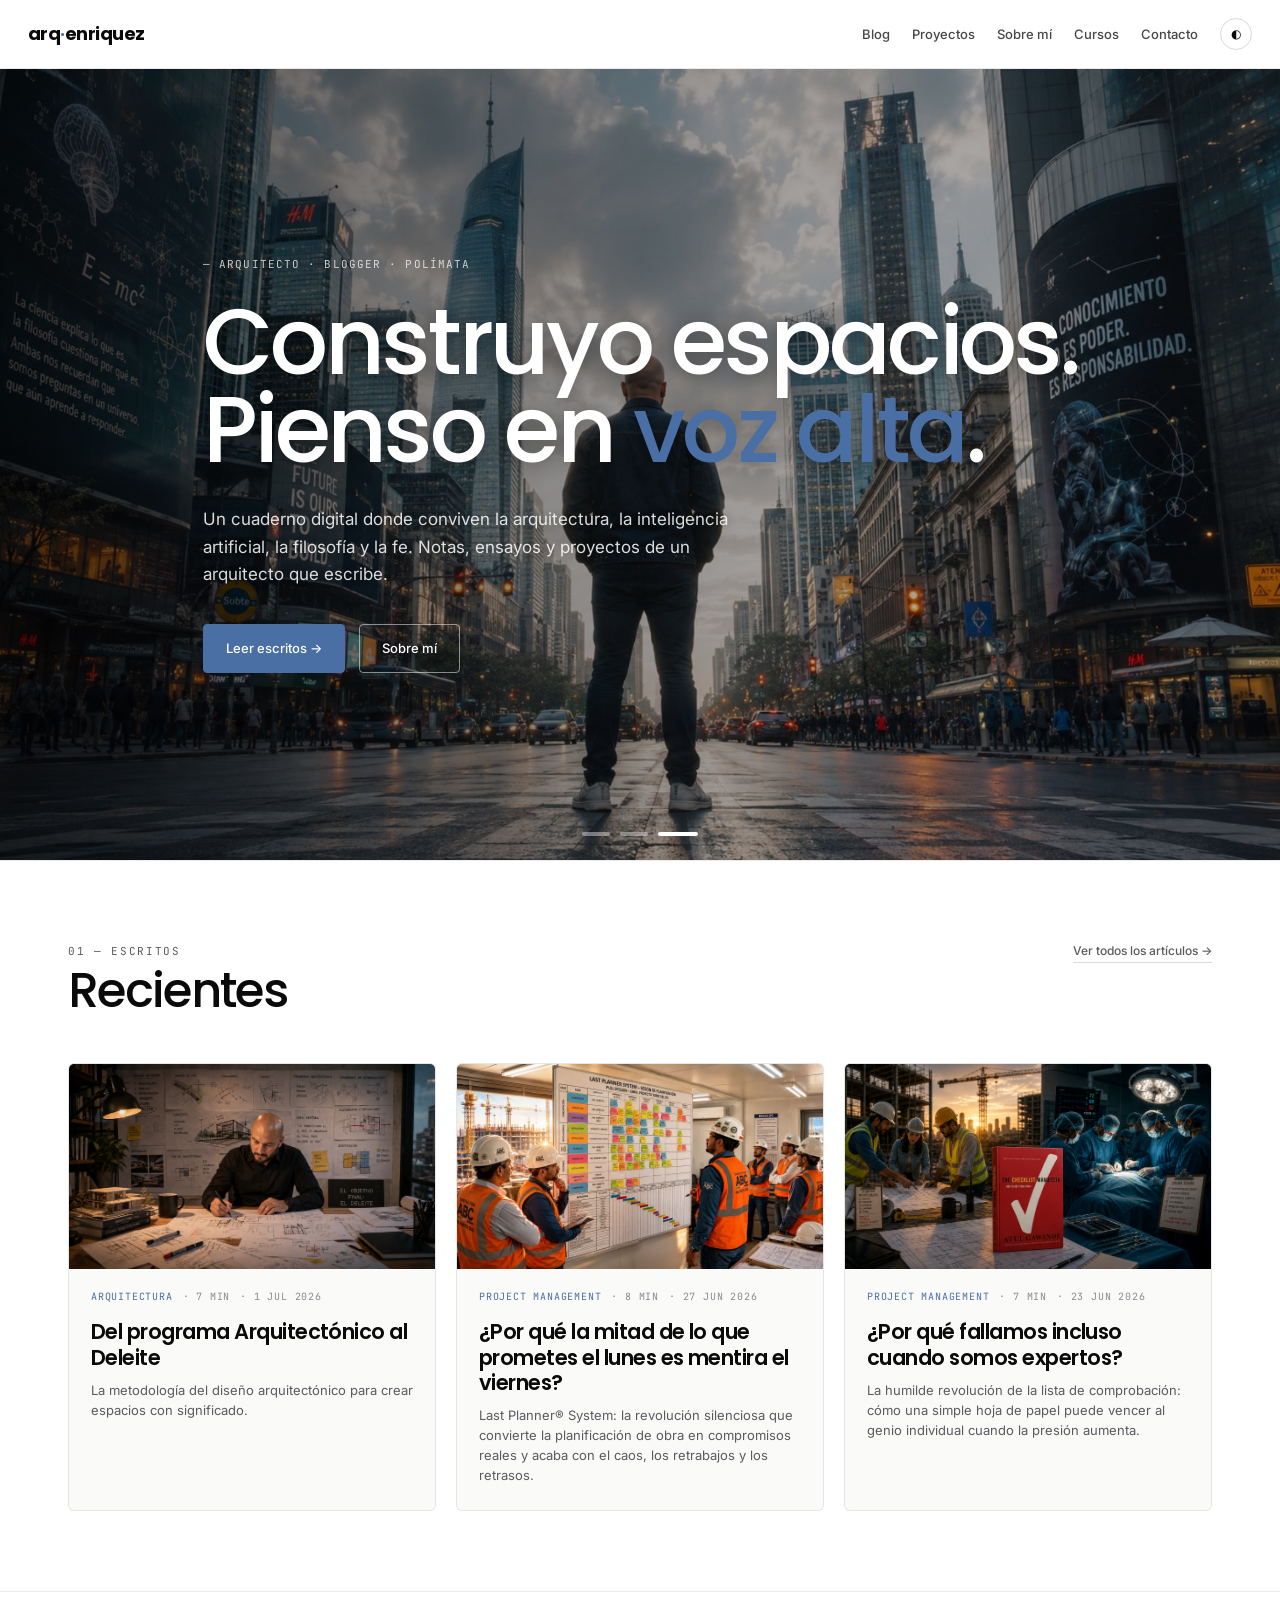
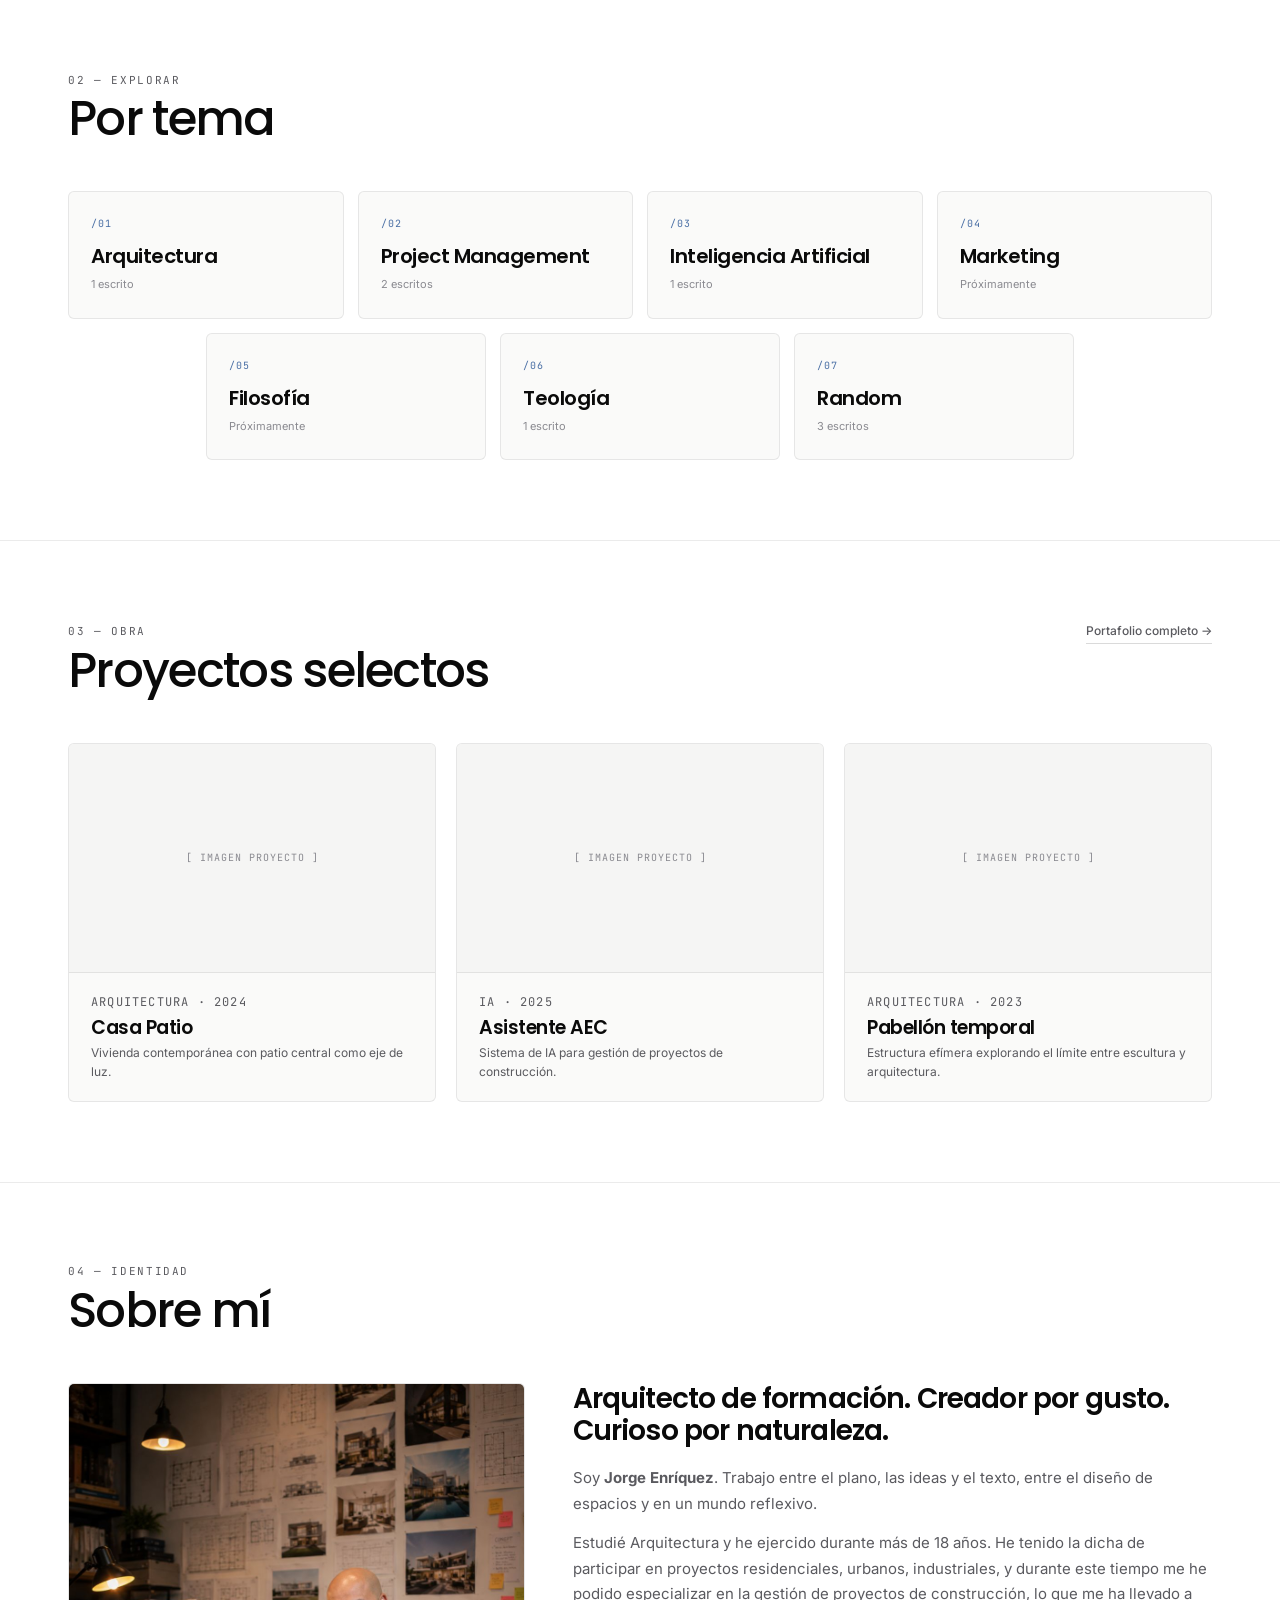
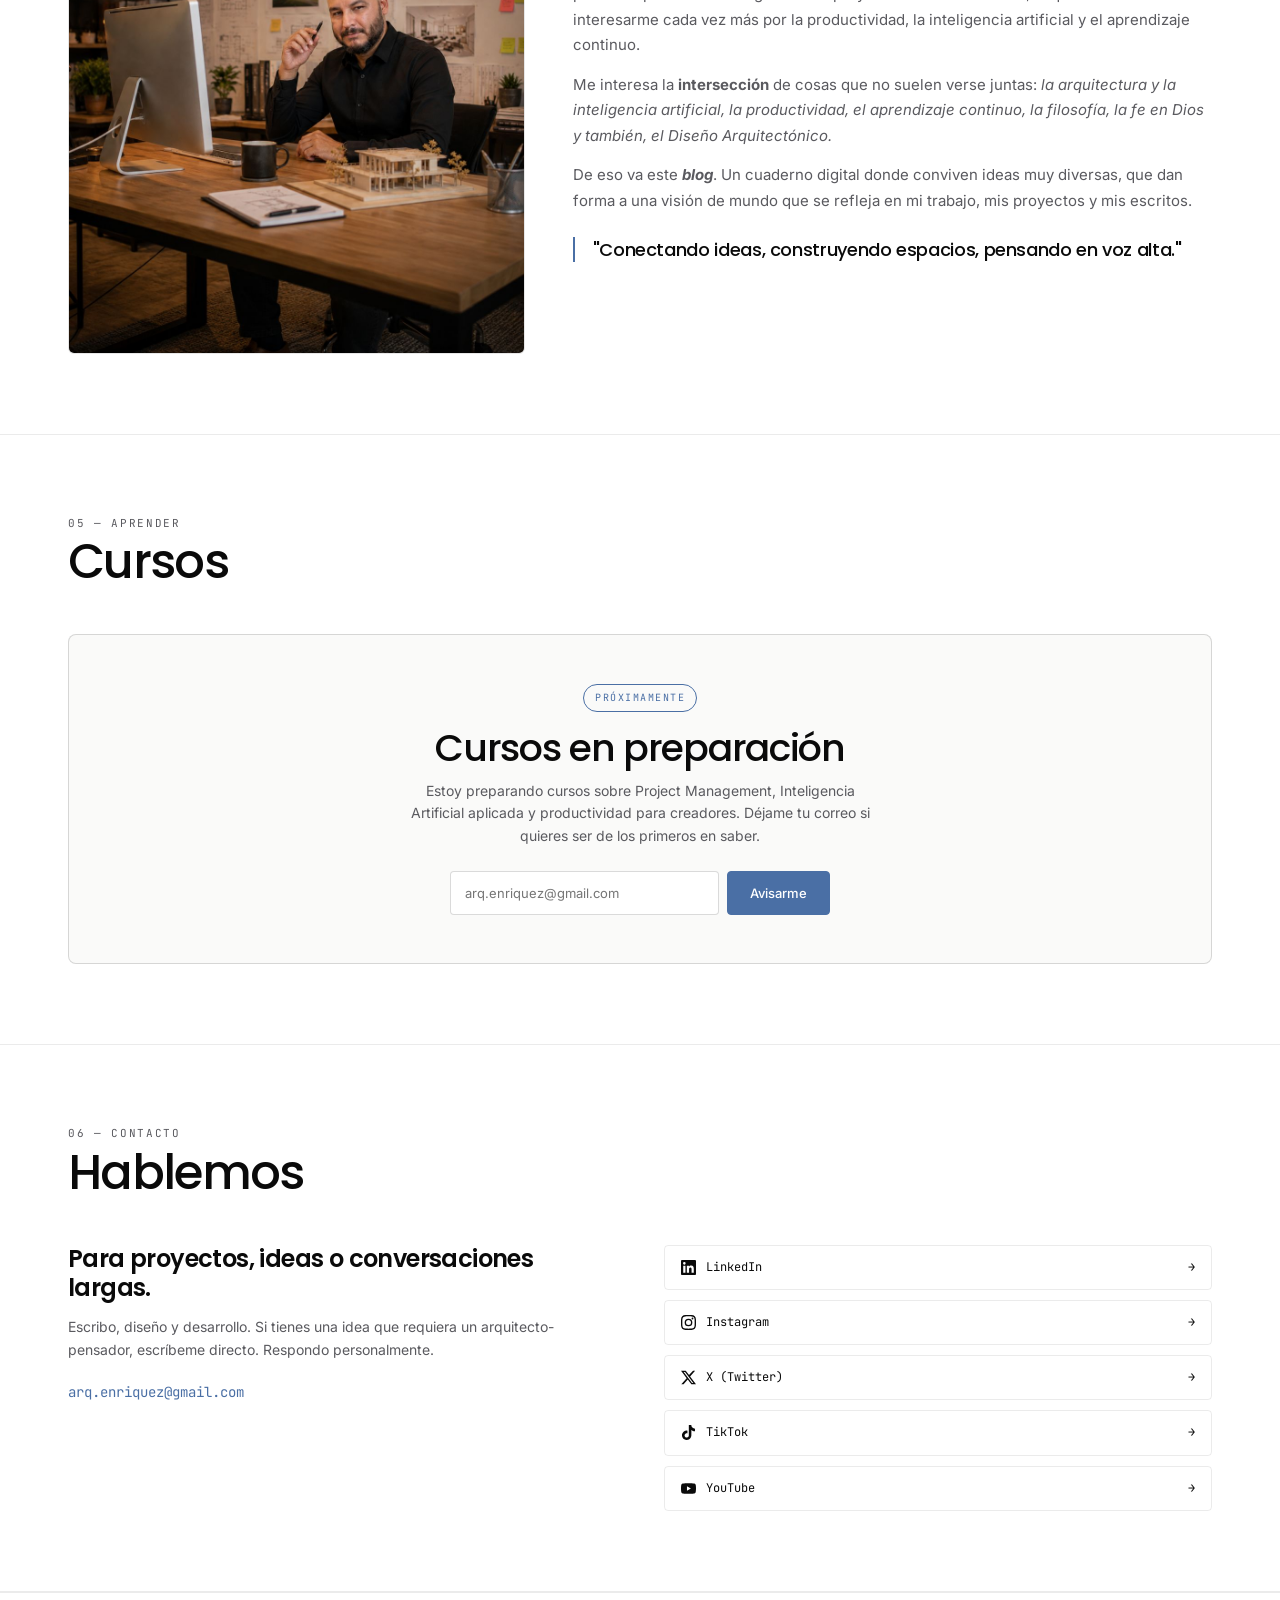
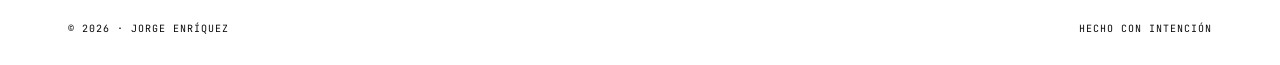
<file: index.html>
<!DOCTYPE html>
<html lang="es" data-theme="light">
<head>
  <!-- ====================================================================
       META BÁSICA
       Es importante poner charset y viewport como las primeras dos etiquetas
       dentro de <head> para que el navegador interprete bien el contenido.
  ===================================================================== -->
  <meta charset="UTF-8">
  <meta name="viewport" content="width=device-width, initial-scale=1.0">

  <!-- ====================================================================
       SEO Y SOCIAL META TAGS
       Estas etiquetas son lo que aparece cuando alguien comparte tu sitio
       en WhatsApp, X, LinkedIn, etc. Son CRUCIALES para una marca personal.
  ===================================================================== -->
  <title>Jorge Enríquez · Arquitecto, escritor, polímata</title>
  <meta name="description" content="Cuaderno digital de Jorge Enríquez. Arquitectura, inteligencia artificial, project management, filosofía y teología. Notas, ensayos y proyectos.">
  <meta name="author" content="Jorge Enríquez">

  <!-- Open Graph (Facebook, LinkedIn, WhatsApp) -->
  <meta property="og:title" content="Jorge Enríquez · Arquitecto, escritor, polímata">
  <meta property="og:description" content="Cuaderno digital donde conviven la arquitectura, la inteligencia artificial, la filosofía y la fe.">
  <meta property="og:type" content="website">
  <meta property="og:url" content="https://arqenriquez.com">
  <meta property="og:locale" content="es_MX">
  <!-- Cuando tengas la imagen social, descomenta y ajusta: -->
  <!-- <meta property="og:image" content="https://arqenriquez.com/assets/images/og-image.jpg"> -->

  <!-- Twitter / X -->
  <meta name="twitter:card" content="summary_large_image">
  <meta name="twitter:title" content="Jorge Enríquez · Arquitecto, escritor, polímata">
  <meta name="twitter:description" content="Cuaderno digital donde conviven la arquitectura, la IA, la filosofía y la fe.">

  <!-- ====================================================================
       FAVICON
       Archivos que van en la RAÍZ del proyecto (junto a index.html):
         - favicon.ico            → icono clásico (obligatorio)
         - favicon.svg            → icono nítido en navegadores modernos (opcional)
         - apple-touch-icon.png   → 180x180, para "Añadir a inicio" en iOS (opcional)
  ===================================================================== -->
  <link rel="icon" type="image/x-icon" href="/favicon.ico">
  <link rel="icon" type="image/svg+xml" href="/favicon.svg">
  <link rel="apple-touch-icon" sizes="180x180" href="/apple-touch-icon.png">

  <!-- ====================================================================
       FUENTES (Google Fonts con preconnect para mejor performance)
       preconnect = le dice al navegador "vas a necesitar esto, ve preparándote"
  ===================================================================== -->
  <link rel="preconnect" href="https://fonts.googleapis.com">
  <link rel="preconnect" href="https://fonts.gstatic.com" crossorigin>
  <link href="https://fonts.googleapis.com/css2?family=Poppins:wght@400;500;600;700;800&family=Inter:wght@400;500&family=JetBrains+Mono:wght@400;500&display=swap" rel="stylesheet">

  <!-- ====================================================================
       ESTILOS
  ===================================================================== -->
  <link rel="stylesheet" href="css/styles.css">
</head>

<body>

  <!-- ====================================================================
       NAVBAR
       <nav> es la etiqueta semántica para navegación principal.
       aria-label ayuda a lectores de pantalla a identificar la sección.
  ===================================================================== -->
  <nav class="nav" aria-label="Navegación principal">
    <a href="#top" class="logo" aria-label="Inicio · Jorge Enríquez">
      arq<i>·</i>enriquez
    </a>

    <!-- Botón hamburguesa (solo visible en móvil) -->
    <button class="nav-toggle" id="navToggle" aria-label="Abrir menú" aria-expanded="false">
      <span></span>
      <span></span>
      <span></span>
    </button>

    <ul class="nav-links" id="navLinks">
      <li><a href="#blog">Blog</a></li>
      <li><a href="#proyectos">Proyectos</a></li>
      <li><a href="#sobre">Sobre mí</a></li>
      <li><a href="#cursos">Cursos</a></li>
      <li><a href="#contacto">Contacto</a></li>
      <li>
        <button class="theme-toggle" id="themeToggle" aria-label="Cambiar tema oscuro/claro" title="Cambiar tema">
          <span class="theme-icon">◐</span>
        </button>
      </li>
    </ul>
  </nav>

  <!-- ====================================================================
       MAIN CONTENT
       <main> indica el contenido principal de la página (solo uno por página)
  ===================================================================== -->
  <main id="top">

    <!-- HERO ============================================================ -->
    <!--
         El hero ahora tiene un carrusel a TODO el ancho y alto como fondo.
         El texto va encima con z-index alto y un overlay oscuro detrás del
         texto para garantizar legibilidad sobre cualquier imagen.
    -->
    <section class="hero">

      <!-- ================================================================
           CARRUSEL DE FONDO
           - 3 slides con fade automático cada 5 segundos
           - Pausa al pasar el mouse
           - Indicadores (puntos) y flechas para navegación manual
           - Para añadir/quitar slides: edita los <div class="slide">
             y los <button class="dot"> (mantén el mismo número).
      ================================================================ -->
      <div class="hero-carousel" id="heroCarousel" aria-roledescription="carousel" aria-label="Galería del hero">

        <div class="carousel-track">
          <!-- ORDEN INICIAL: el slide 3 (Hero 3) arranca activo porque
               la palabra inicial es "voz alta", que va emparejada con Hero 3. -->
          <div class="slide" data-slide="0">
            <img src="assets/images/hero-slide-1.jpg" alt="" loading="lazy">
          </div>
          <div class="slide" data-slide="1">
            <img src="assets/images/hero-slide-2.jpg" alt="" loading="lazy">
          </div>
          <div class="slide is-active" data-slide="2">
            <img src="assets/images/hero-slide-3.jpg" alt="" loading="eager">
          </div>
        </div>

        <!-- Overlay oscuro para mejorar contraste del texto sobre las fotos -->
        <div class="hero-overlay" aria-hidden="true"></div>

        <button class="carousel-arrow carousel-prev" id="carouselPrev" aria-label="Slide anterior">‹</button>
        <button class="carousel-arrow carousel-next" id="carouselNext" aria-label="Siguiente slide">›</button>

        <div class="carousel-dots" role="tablist" aria-label="Selector de slides">
          <button class="dot" data-target="0" aria-label="Ir al slide 1"></button>
          <button class="dot" data-target="1" aria-label="Ir al slide 2"></button>
          <button class="dot is-active" data-target="2" aria-label="Ir al slide 3"></button>
        </div>
      </div>

      <!-- Contenido del hero (va por encima del carrusel) -->
      <div class="container hero-content">
        <p class="meta">— ARQUITECTO · BLOGGER · POLÍMATA</p>
        <h1 class="hero-title">
          Construyo espacios.<br>
          Pienso en <span class="rotate" id="rotateWord">voz alta</span>.
        </h1>
        <p class="hero-lede">
          Un cuaderno digital donde conviven la arquitectura, la inteligencia artificial,
          la filosofía y la fe. Notas, ensayos y proyectos de un arquitecto que escribe.
        </p>
        <div class="hero-cta">
          <a href="#blog" class="btn btn-primary">Leer escritos →</a>
          <a href="#sobre" class="btn btn-ghost">Sobre mí</a>
        </div>
      </div>
    </section>

    <!-- 01 — BLOG RECIENTES ============================================ -->
    <section class="section" id="blog">
      <div class="container">
        <header class="section-head">
          <div>
            <p class="section-num">01 — ESCRITOS</p>
            <h2>Recientes</h2>
          </div>
          <a href="articulos.html" class="section-link">Ver todos los artículos →</a>
        </header>

        <!-- El listado lo genera JS leyendo /data/articulos.js.
             data-limit="3" → en la portada solo mostramos los 3 más recientes. -->
        <div class="blog-grid" id="blogGrid" data-limit="3">
          <!-- Cards inyectados por script.js -->
        </div>
      </div>
    </section>

    <!-- 02 — EXPLORAR POR TEMA ========================================= -->
    <section class="section" id="temas">
      <div class="container">
        <header class="section-head">
          <div>
            <p class="section-num">02 — EXPLORAR</p>
            <h2>Por tema</h2>
          </div>
        </header>

        <!-- Cada card lleva a articulos.html?cat=<slug-categoria>.
             data-cat = nombre EXACTO de la categoría en articulos.js (mayúsculas).
             Lo usa el JS para contar artículos de esa categoría dinámicamente
             (reemplaza el "00 escritos" por el conteo real). -->
        <div class="cat-grid">
          <a href="articulos.html?cat=arquitectura" class="cat" data-cat="ARQUITECTURA">
            <span class="cat-num">/01</span>
            <span class="cat-name">Arquitectura</span>
            <span class="cat-count">00 escritos</span>
          </a>
          <a href="articulos.html?cat=project-management" class="cat" data-cat="PROJECT MANAGEMENT">
            <span class="cat-num">/02</span>
            <span class="cat-name">Project Management</span>
            <span class="cat-count">00 escritos</span>
          </a>
          <a href="articulos.html?cat=ia" class="cat" data-cat="IA">
            <span class="cat-num">/03</span>
            <span class="cat-name">Inteligencia Artificial</span>
            <span class="cat-count">00 escritos</span>
          </a>
          <a href="articulos.html?cat=marketing" class="cat" data-cat="MARKETING">
            <span class="cat-num">/04</span>
            <span class="cat-name">Marketing</span>
            <span class="cat-count">00 escritos</span>
          </a>
          <a href="articulos.html?cat=filosofia" class="cat" data-cat="FILOSOFÍA">
            <span class="cat-num">/05</span>
            <span class="cat-name">Filosofía</span>
            <span class="cat-count">00 escritos</span>
          </a>
          <a href="articulos.html?cat=teologia" class="cat" data-cat="TEOLOGÍA">
            <span class="cat-num">/06</span>
            <span class="cat-name">Teología</span>
            <span class="cat-count">00 escritos</span>
          </a>
          <a href="articulos.html?cat=random" class="cat" data-cat="RANDOM">
            <span class="cat-num">/07</span>
            <span class="cat-name">Random</span>
            <span class="cat-count">00 escritos</span>
          </a>
        </div>
      </div>
    </section>

    <!-- 03 — PROYECTOS SELECTOS ======================================== -->
    <section class="section" id="proyectos">
      <div class="container">
        <header class="section-head">
          <div>
            <p class="section-num">03 — OBRA</p>
            <h2>Proyectos selectos</h2>
          </div>
          <a href="#" class="section-link">Portafolio completo →</a>
        </header>

        <div class="proj-grid">
          <article class="proj-card">
            <div class="proj-img" aria-label="Imagen del proyecto Casa Patio">
              <span>[ IMAGEN PROYECTO ]</span>
            </div>
            <div class="proj-body">
              <p class="proj-tag">ARQUITECTURA · 2024</p>
              <h3>Casa Patio</h3>
              <p>Vivienda contemporánea con patio central como eje de luz.</p>
            </div>
          </article>

          <article class="proj-card">
            <div class="proj-img" aria-label="Imagen del proyecto Asistente AEC">
              <span>[ IMAGEN PROYECTO ]</span>
            </div>
            <div class="proj-body">
              <p class="proj-tag">IA · 2025</p>
              <h3>Asistente AEC</h3>
              <p>Sistema de IA para gestión de proyectos de construcción.</p>
            </div>
          </article>

          <article class="proj-card">
            <div class="proj-img" aria-label="Imagen del proyecto Pabellón">
              <span>[ IMAGEN PROYECTO ]</span>
            </div>
            <div class="proj-body">
              <p class="proj-tag">ARQUITECTURA · 2023</p>
              <h3>Pabellón temporal</h3>
              <p>Estructura efímera explorando el límite entre escultura y arquitectura.</p>
            </div>
          </article>
        </div>
      </div>
    </section>

    <!-- 04 — SOBRE MÍ ================================================== -->
    <section class="section" id="sobre">
      <div class="container">
        <header class="section-head">
          <div>
            <p class="section-num">04 — IDENTIDAD</p>
            <h2>Sobre mí</h2>
          </div>
        </header>

        <div class="about">
          <div class="about-photo">
            <img src="assets/images/sobre-mi.jpg" alt="Foto de Jorge Enríquez" loading="lazy">
          </div>
          <div class="about-text">
            <h3>Arquitecto de formación. Creador por gusto. Curioso por naturaleza.</h3>
            <p>
              Soy <strong>Jorge Enríquez</strong>. Trabajo entre el plano, las ideas y el texto, entre el diseño
              de espacios y en un mundo reflexivo.
            </p>
            <p>
              Estudié Arquitectura y he ejercido durante más de 18 años.
              He tenido la dicha de participar en proyectos residenciales, urbanos, industriales,
              y durante este tiempo me he podido especializar en la gestión de proyectos de
              construcción, lo que me ha llevado a interesarme cada vez más por la productividad,
              la inteligencia artificial y el aprendizaje continuo.
            </p>
            <p>
              Me interesa la <strong>intersección</strong> de cosas que no suelen verse juntas: <em>la arquitectura
              y la inteligencia artificial, la productividad, el aprendizaje continuo, 
              la filosofía, la fe en Dios y también, el Diseño Arquitectónico.</em>
            </p>
            <p>
              De eso va este <strong><em>blog</em></strong>. Un cuaderno digital donde conviven ideas muy diversas, que dan 
              forma a una visión de mundo que se refleja en mi trabajo, mis proyectos y mis escritos.
            </p>
            <blockquote class="quote">
              "Conectando ideas, construyendo espacios, pensando en voz alta."
            </blockquote>
          </div>
        </div>
      </div>
    </section>

    <!-- 05 — CURSOS ==================================================== -->
    <section class="section" id="cursos">
      <div class="container">
        <header class="section-head">
          <div>
            <p class="section-num">05 — APRENDER</p>
            <h2>Cursos</h2>
          </div>
        </header>

        <div class="courses">
          <span class="courses-tag">PRÓXIMAMENTE</span>
          <h3>Cursos en preparación</h3>
          <p>
            Estoy preparando cursos sobre Project Management, Inteligencia Artificial aplicada
            y productividad para creadores. Déjame tu correo si quieres ser de los primeros en saber.
          </p>
          <form class="email-form" id="emailForm">
            <input
              type="email"
              name="email"
              placeholder="arq.enriquez@gmail.com"
              required
              aria-label="Correo electrónico"
            >
            <button type="submit" class="btn btn-primary">Avisarme</button>
          </form>
        </div>
      </div>
    </section>

    <!-- 06 — CONTACTO ================================================== -->
    <section class="section" id="contacto">
      <div class="container">
        <header class="section-head">
          <div>
            <p class="section-num">06 — CONTACTO</p>
            <h2>Hablemos</h2>
          </div>
        </header>

        <div class="contact">
          <div class="contact-info">
            <h3>Para proyectos, ideas o conversaciones largas.</h3>
            <p>
              Escribo, diseño y desarrollo. Si tienes una idea que requiera un
              arquitecto-pensador, escríbeme directo. Respondo personalmente.
            </p>
            <a href="mailto:arq.enriquez@gmail.com" class="contact-email">
              arq.enriquez@gmail.com
            </a>
          </div>

          <!-- Los iconos son SVG inline (no archivos externos). Usan
               fill="currentColor" para heredar el color del texto: se ven
               monocromáticos y cambian a azul en hover automáticamente. -->
          <div class="social">
            <a href="https://www.linkedin.com/in/jorge-ernesto-enriquez-espinoza-536915244/?skipRedirect=true" target="_blank" rel="noopener noreferrer">
              <span class="social-name">
                <svg class="social-icon" viewBox="0 0 24 24" fill="currentColor" aria-hidden="true"><path d="M20.447 20.452h-3.554v-5.569c0-1.328-.027-3.037-1.852-3.037-1.853 0-2.136 1.445-2.136 2.939v5.667H9.351V9h3.414v1.561h.046c.477-.9 1.637-1.85 3.37-1.85 3.601 0 4.267 2.37 4.267 5.455v6.286zM5.337 7.433a2.062 2.062 0 0 1-2.063-2.065 2.064 2.064 0 1 1 2.063 2.065zm1.782 13.019H3.555V9h3.564v11.452zM22.225 0H1.771C.792 0 0 .774 0 1.729v20.542C0 23.227.792 24 1.771 24h20.451C23.2 24 24 23.227 24 22.271V1.729C24 .774 23.2 0 22.222 0h.003z"/></svg>
                LinkedIn
              </span><span>→</span>
            </a>
            <a href="https://www.instagram.com/jenriquez_arq/" target="_blank" rel="noopener noreferrer">
              <span class="social-name">
                <svg class="social-icon" viewBox="0 0 24 24" fill="currentColor" aria-hidden="true"><path d="M12 2.163c3.204 0 3.584.012 4.85.07 3.252.148 4.771 1.691 4.919 4.919.058 1.265.069 1.645.069 4.849 0 3.205-.012 3.584-.069 4.849-.149 3.225-1.664 4.771-4.919 4.919-1.266.058-1.644.07-4.85.07-3.204 0-3.584-.012-4.849-.07-3.26-.149-4.771-1.699-4.919-4.92-.058-1.265-.07-1.644-.07-4.849 0-3.204.013-3.583.07-4.849.149-3.227 1.664-4.771 4.919-4.919 1.266-.057 1.645-.069 4.849-.069zM12 0C8.741 0 8.333.014 7.053.072 2.695.272.273 2.69.073 7.052.014 8.333 0 8.741 0 12c0 3.259.014 3.668.072 4.948.2 4.358 2.618 6.78 6.98 6.98C8.333 23.986 8.741 24 12 24c3.259 0 3.668-.014 4.948-.072 4.354-.2 6.782-2.618 6.979-6.98.059-1.28.073-1.689.073-4.948 0-3.259-.014-3.667-.072-4.947-.196-4.354-2.617-6.78-6.979-6.98C15.668.014 15.259 0 12 0zm0 5.838a6.162 6.162 0 1 0 0 12.324 6.162 6.162 0 0 0 0-12.324zM12 16a4 4 0 1 1 0-8 4 4 0 0 1 0 8zm6.406-11.845a1.44 1.44 0 1 0 0 2.881 1.44 1.44 0 0 0 0-2.881z"/></svg>
                Instagram
              </span><span>→</span>
            </a>
            <a href="https://x.com/arqenriquez" target="_blank" rel="noopener noreferrer">
              <span class="social-name">
                <svg class="social-icon" viewBox="0 0 24 24" fill="currentColor" aria-hidden="true"><path d="M18.901 1.153h3.68l-8.04 9.19L24 22.846h-7.406l-5.8-7.584-6.638 7.584H.474l8.6-9.83L0 1.154h7.594l5.243 6.932 6.39-6.933ZM17.61 20.644h2.039L6.486 3.24H4.298Z"/></svg>
                X (Twitter)
              </span><span>→</span>
            </a>
            <a href="https://www.tiktok.com/@arq.enriquez" target="_blank" rel="noopener noreferrer">
              <span class="social-name">
                <svg class="social-icon" viewBox="0 0 24 24" fill="currentColor" aria-hidden="true"><path d="M12.525.02c1.31-.02 2.61-.01 3.91-.02.08 1.53.63 3.09 1.75 4.17 1.12 1.11 2.7 1.62 4.24 1.79v4.03c-1.44-.05-2.89-.35-4.2-.97-.57-.26-1.1-.59-1.62-.93-.01 2.92.01 5.84-.02 8.75-.08 1.4-.54 2.79-1.35 3.94-1.31 1.92-3.58 3.17-5.91 3.21-1.43.08-2.86-.31-4.08-1.03-2.02-1.19-3.44-3.37-3.65-5.71-.02-.5-.03-1-.01-1.49.18-1.9 1.12-3.72 2.58-4.96 1.66-1.44 3.98-2.13 6.15-1.72.02 1.48-.04 2.96-.04 4.44-.99-.32-2.15-.23-3.02.37-.63.41-1.11 1.04-1.36 1.75-.21.51-.15 1.07-.14 1.61.24 1.64 1.82 3.02 3.5 2.87 1.12-.01 2.19-.66 2.77-1.61.19-.33.4-.67.41-1.06.1-1.79.06-3.57.07-5.36.01-4.03-.01-8.05.02-12.07z"/></svg>
                TikTok
              </span><span>→</span>
            </a>
            <a href="https://www.youtube.com/@arqenriquez" target="_blank" rel="noopener noreferrer">
              <span class="social-name">
                <svg class="social-icon" viewBox="0 0 24 24" fill="currentColor" aria-hidden="true"><path d="M23.498 6.186a3.016 3.016 0 0 0-2.122-2.136C19.505 3.545 12 3.545 12 3.545s-7.505 0-9.377.505A3.017 3.017 0 0 0 .502 6.186C0 8.07 0 12 0 12s0 3.93.502 5.814a3.016 3.016 0 0 0 2.122 2.136c1.871.505 9.376.505 9.376.505s7.505 0 9.377-.505a3.015 3.015 0 0 0 2.122-2.136C24 15.93 24 12 24 12s0-3.93-.502-5.814zM9.545 15.568V8.432L15.818 12l-6.273 3.568z"/></svg>
                YouTube
              </span><span>→</span>
            </a>
          </div>
        </div>
      </div>
    </section>

  </main>

  <!-- ====================================================================
       FOOTER
  ===================================================================== -->
  <footer class="footer">
    <div class="container footer-inner">
      <p>© <span id="currentYear">2026</span> · JORGE ENRÍQUEZ</p>
      <p>HECHO CON INTENCIÓN</p>
    </div>
  </footer>

  <!-- ====================================================================
       JAVASCRIPT
       Lo cargamos al final del <body> para que el HTML se renderice primero.
       defer = se descarga en paralelo pero se ejecuta cuando el HTML termine.

       Orden importante:
       1. articulos.js → define window.ARTICULOS (la "base de datos")
       2. script.js    → lee window.ARTICULOS y arma el grid del blog
  ===================================================================== -->
  <script src="data/articulos.js" defer></script>
  <script src="js/script.js" defer></script>

</body>
</html>
</file>
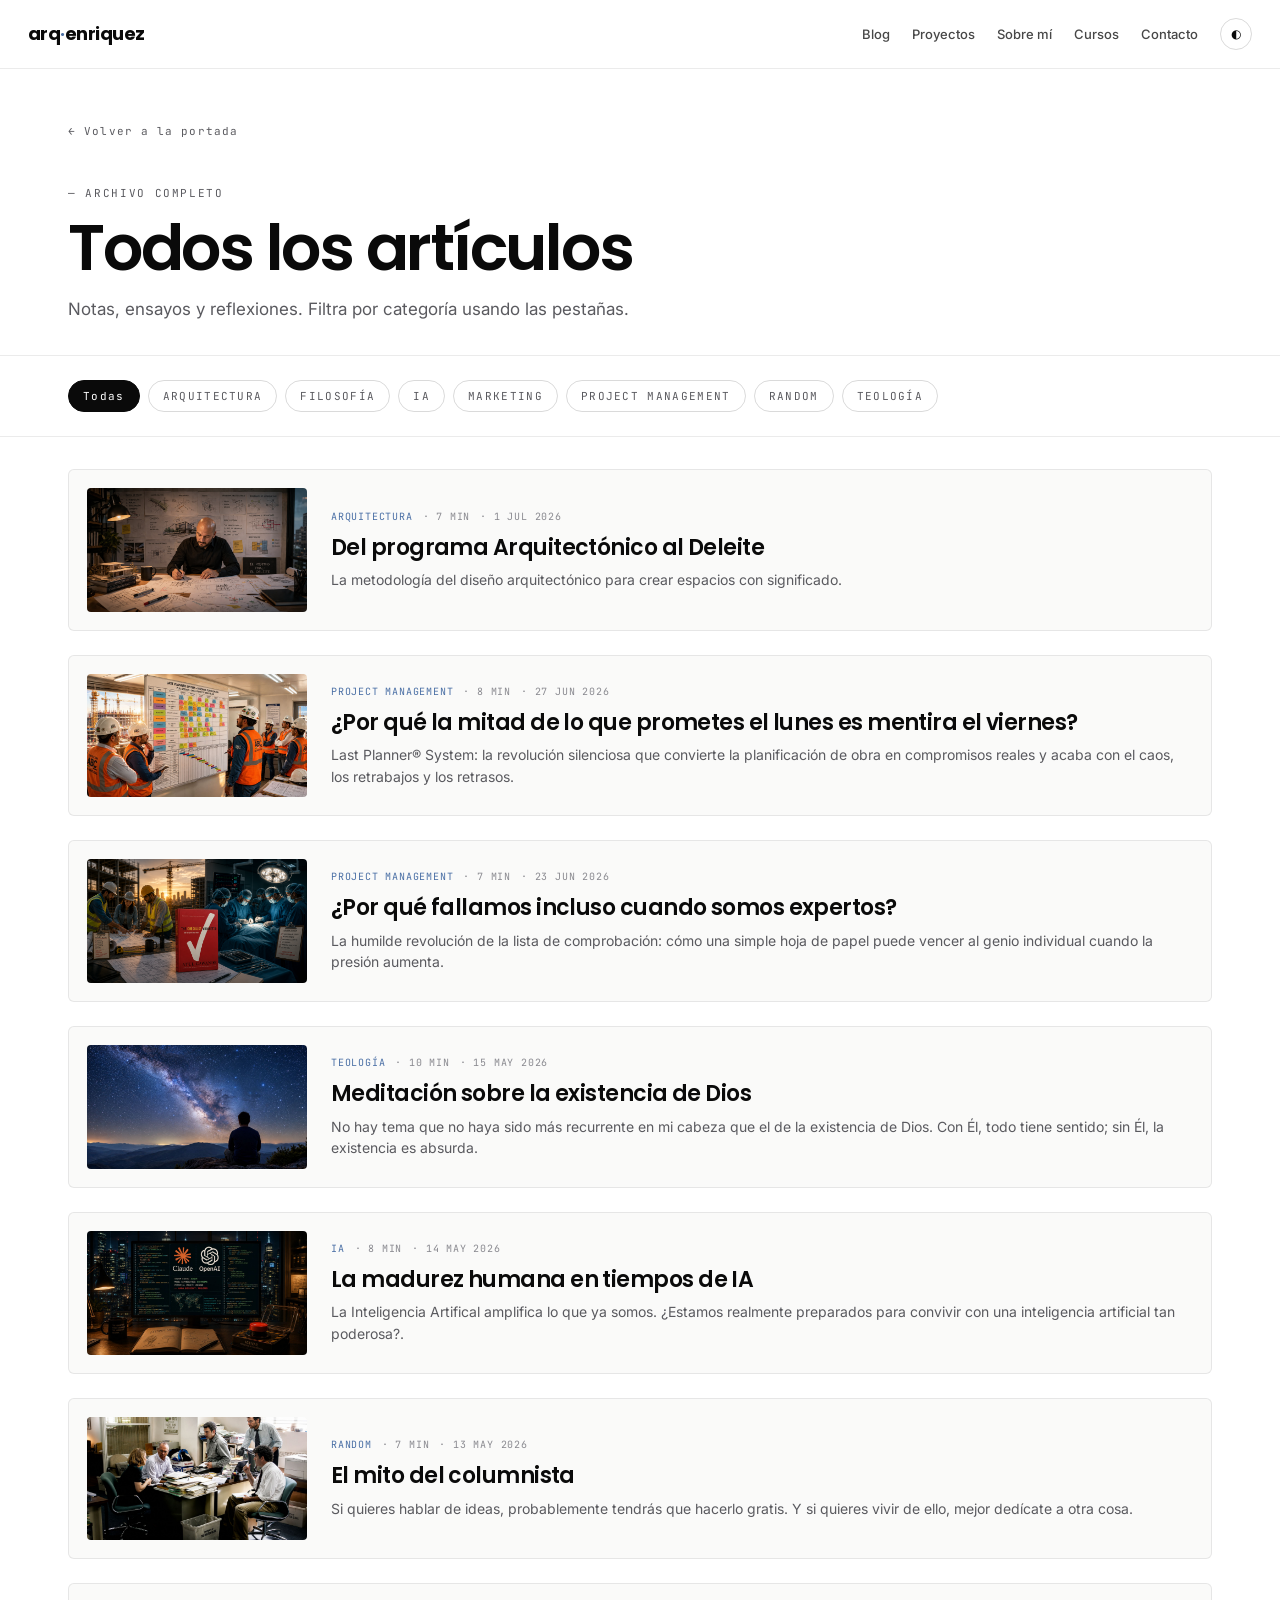
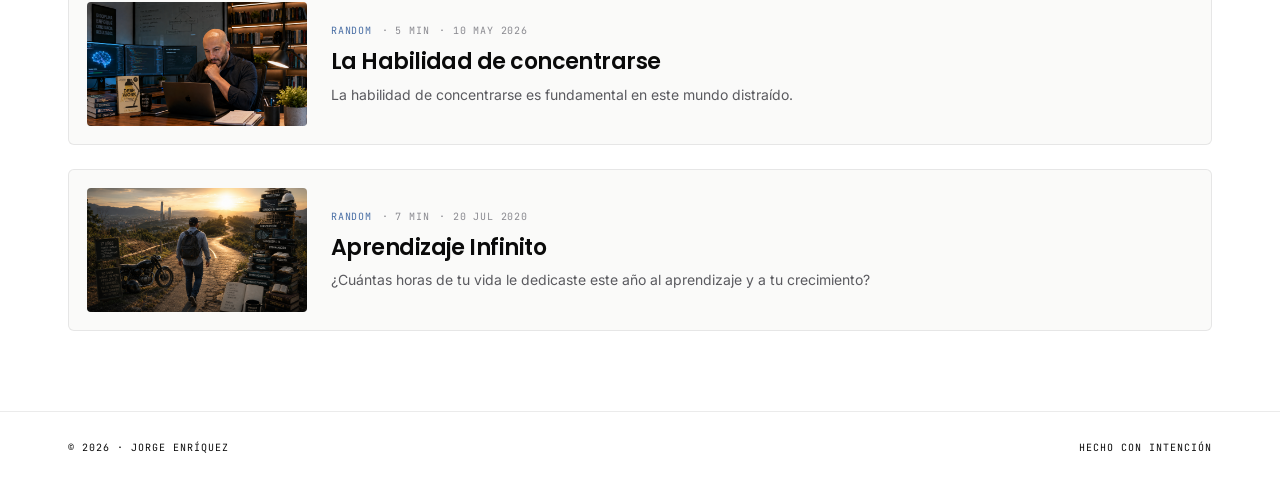
<file: articulos.html>
<!DOCTYPE html>
<html lang="es" data-theme="light">
<head>
  <meta charset="UTF-8">
  <meta name="viewport" content="width=device-width, initial-scale=1.0">

  <title>Todos los artículos · Jorge Enríquez</title>
  <meta name="description" content="Archivo completo de escritos de Jorge Enríquez sobre arquitectura, inteligencia artificial, project management, filosofía y teología.">
  <meta name="author" content="Jorge Enríquez">

  <meta property="og:title" content="Todos los artículos · Jorge Enríquez">
  <meta property="og:description" content="Archivo completo de escritos de Jorge Enríquez.">
  <meta property="og:type" content="website">
  <meta property="og:locale" content="es_MX">

  <link rel="icon" type="image/x-icon" href="/favicon.ico">
  <link rel="icon" type="image/svg+xml" href="/favicon.svg">
  <link rel="apple-touch-icon" sizes="180x180" href="/apple-touch-icon.png">

  <link rel="preconnect" href="https://fonts.googleapis.com">
  <link rel="preconnect" href="https://fonts.gstatic.com" crossorigin>
  <link href="https://fonts.googleapis.com/css2?family=Poppins:wght@400;500;600;700;800&family=Inter:wght@400;500&family=JetBrains+Mono:wght@400;500&display=swap" rel="stylesheet">

  <link rel="stylesheet" href="css/styles.css">
</head>

<body>

  <!-- ====================================================================
       NAVBAR
  ===================================================================== -->
  <nav class="nav" aria-label="Navegación principal">
    <a href="index.html" class="logo" aria-label="Inicio · Jorge Enríquez">
      arq<i>·</i>enriquez
    </a>

    <button class="nav-toggle" id="navToggle" aria-label="Abrir menú" aria-expanded="false">
      <span></span>
      <span></span>
      <span></span>
    </button>

    <ul class="nav-links" id="navLinks">
      <li><a href="index.html#blog">Blog</a></li>
      <li><a href="index.html#proyectos">Proyectos</a></li>
      <li><a href="index.html#sobre">Sobre mí</a></li>
      <li><a href="index.html#cursos">Cursos</a></li>
      <li><a href="index.html#contacto">Contacto</a></li>
      <li>
        <button class="theme-toggle" id="themeToggle" aria-label="Cambiar tema oscuro/claro" title="Cambiar tema">
          <span class="theme-icon">◐</span>
        </button>
      </li>
    </ul>
  </nav>


  <!-- ====================================================================
       HEADER DE LA PÁGINA DE ARCHIVO
  ===================================================================== -->
  <main>
    <section class="archive-page">

      <header class="archive-header">
        <div class="container">
          <a href="index.html#blog" class="article-back">← Volver a la portada</a>
          <p class="archive-eyebrow">— ARCHIVO COMPLETO</p>
          <h1 class="archive-title">Todos los artículos</h1>
          <p class="archive-lede">
            Notas, ensayos y reflexiones. Filtra por categoría usando las pestañas.
          </p>
        </div>
      </header>


      <!-- ================================================================
           PESTAÑAS DE FILTRO POR CATEGORÍA
           - Generadas dinámicamente desde articulos.js (sección 4.2 del JS)
           - El botón "Todas" siempre va primero
           - Si la URL tiene ?cat=xxx, esa pestaña se activa al cargar
      ================================================================ -->
      <div class="archive-tabs-wrap">
        <div class="container">
          <div class="archive-tabs" id="archiveTabs" role="tablist">
            <!-- Pestañas inyectadas por script.js -->
          </div>
        </div>
      </div>


      <!-- ================================================================
           LISTADO DE ARTÍCULOS (vista lista)
           - Cada item: miniatura izquierda + título/excerpt derecha
           - Generado dinámicamente desde articulos.js
      ================================================================ -->
      <div class="archive-list-wrap">
        <div class="container">
          <div class="archive-list" id="archiveList">
            <!-- Items inyectados por script.js -->
          </div>

          <!-- Mensaje cuando no hay resultados (oculto por default) -->
          <p class="archive-empty" id="archiveEmpty" hidden>
            No hay artículos en esta categoría todavía.
          </p>
        </div>
      </div>

    </section>
  </main>


  <!-- ====================================================================
       FOOTER
  ===================================================================== -->
  <footer class="footer">
    <div class="container footer-inner">
      <p>© <span id="currentYear">2026</span> · JORGE ENRÍQUEZ</p>
      <p>HECHO CON INTENCIÓN</p>
    </div>
  </footer>


  <!-- ====================================================================
       JAVASCRIPT
       Mismo orden que en index.html: primero los datos, luego el script.
  ===================================================================== -->
  <script src="data/articulos.js" defer></script>
  <script src="js/script.js" defer></script>

</body>
</html>
</file>
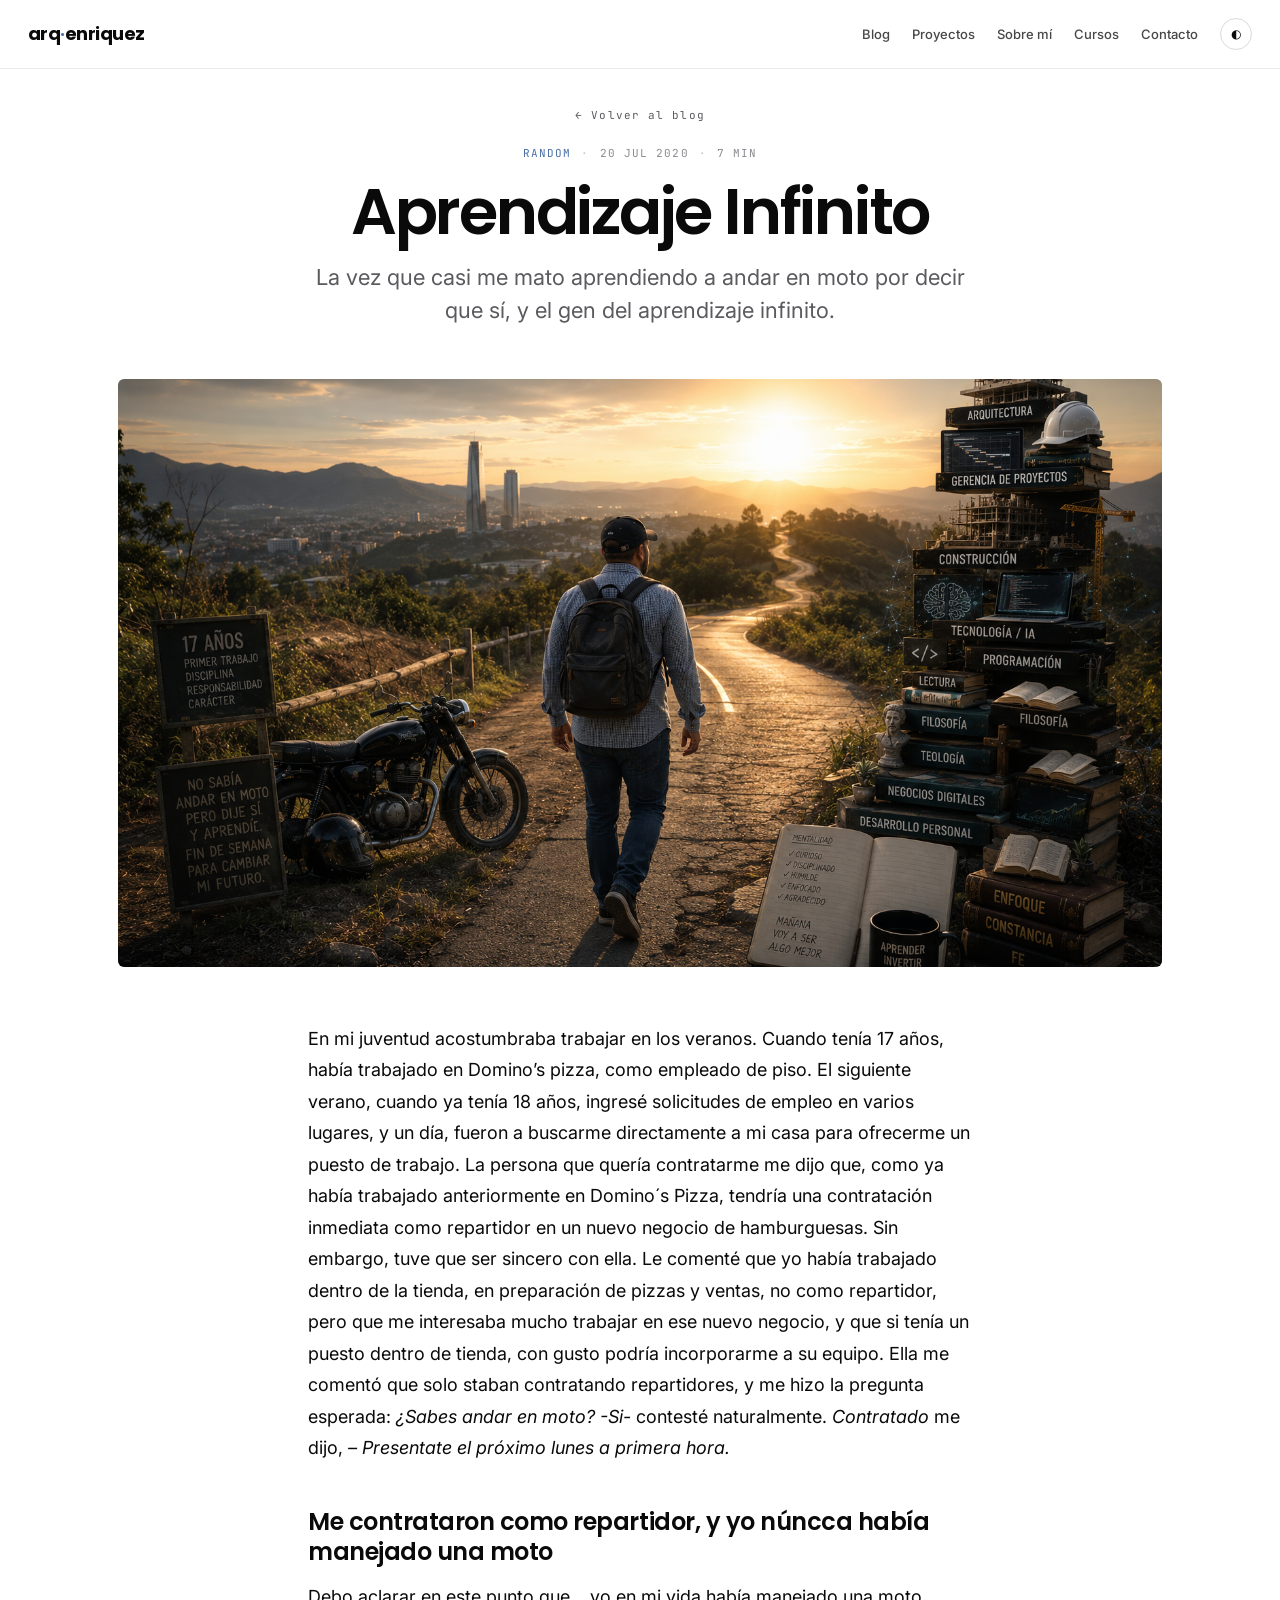
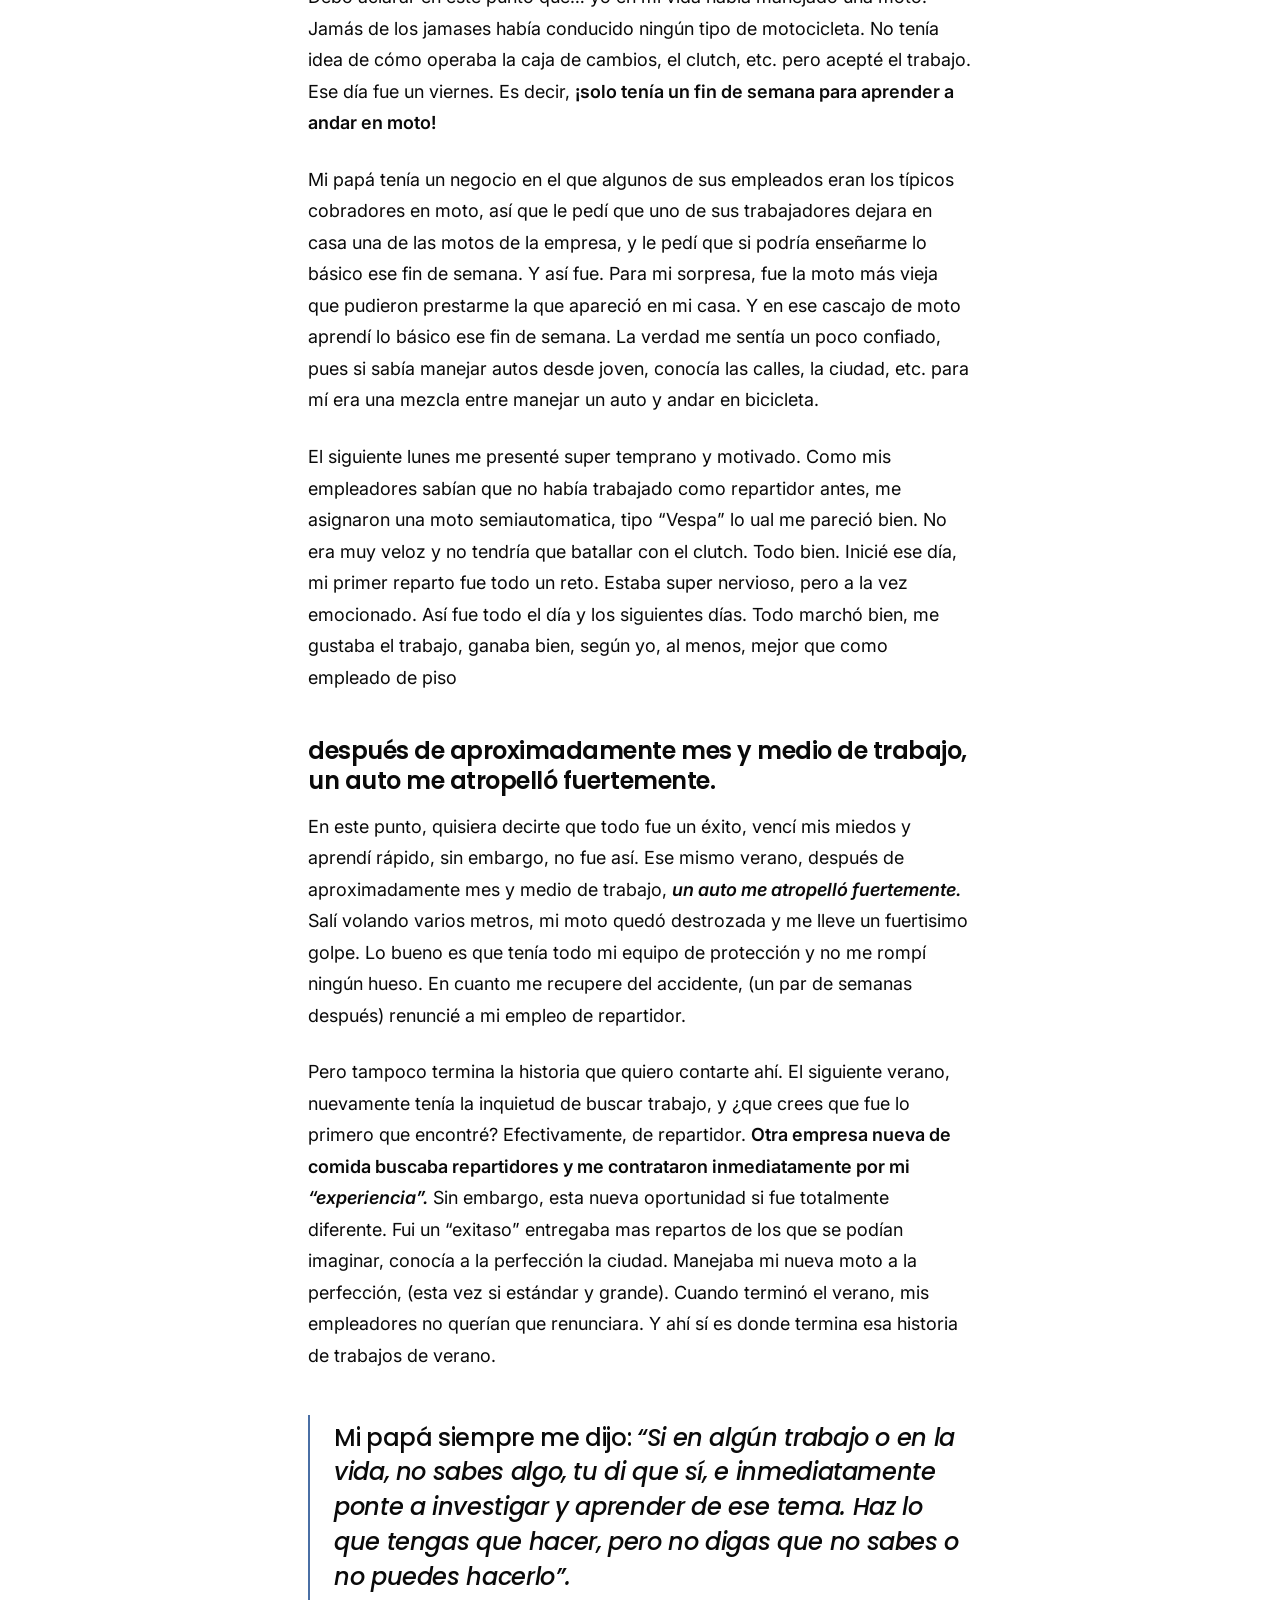
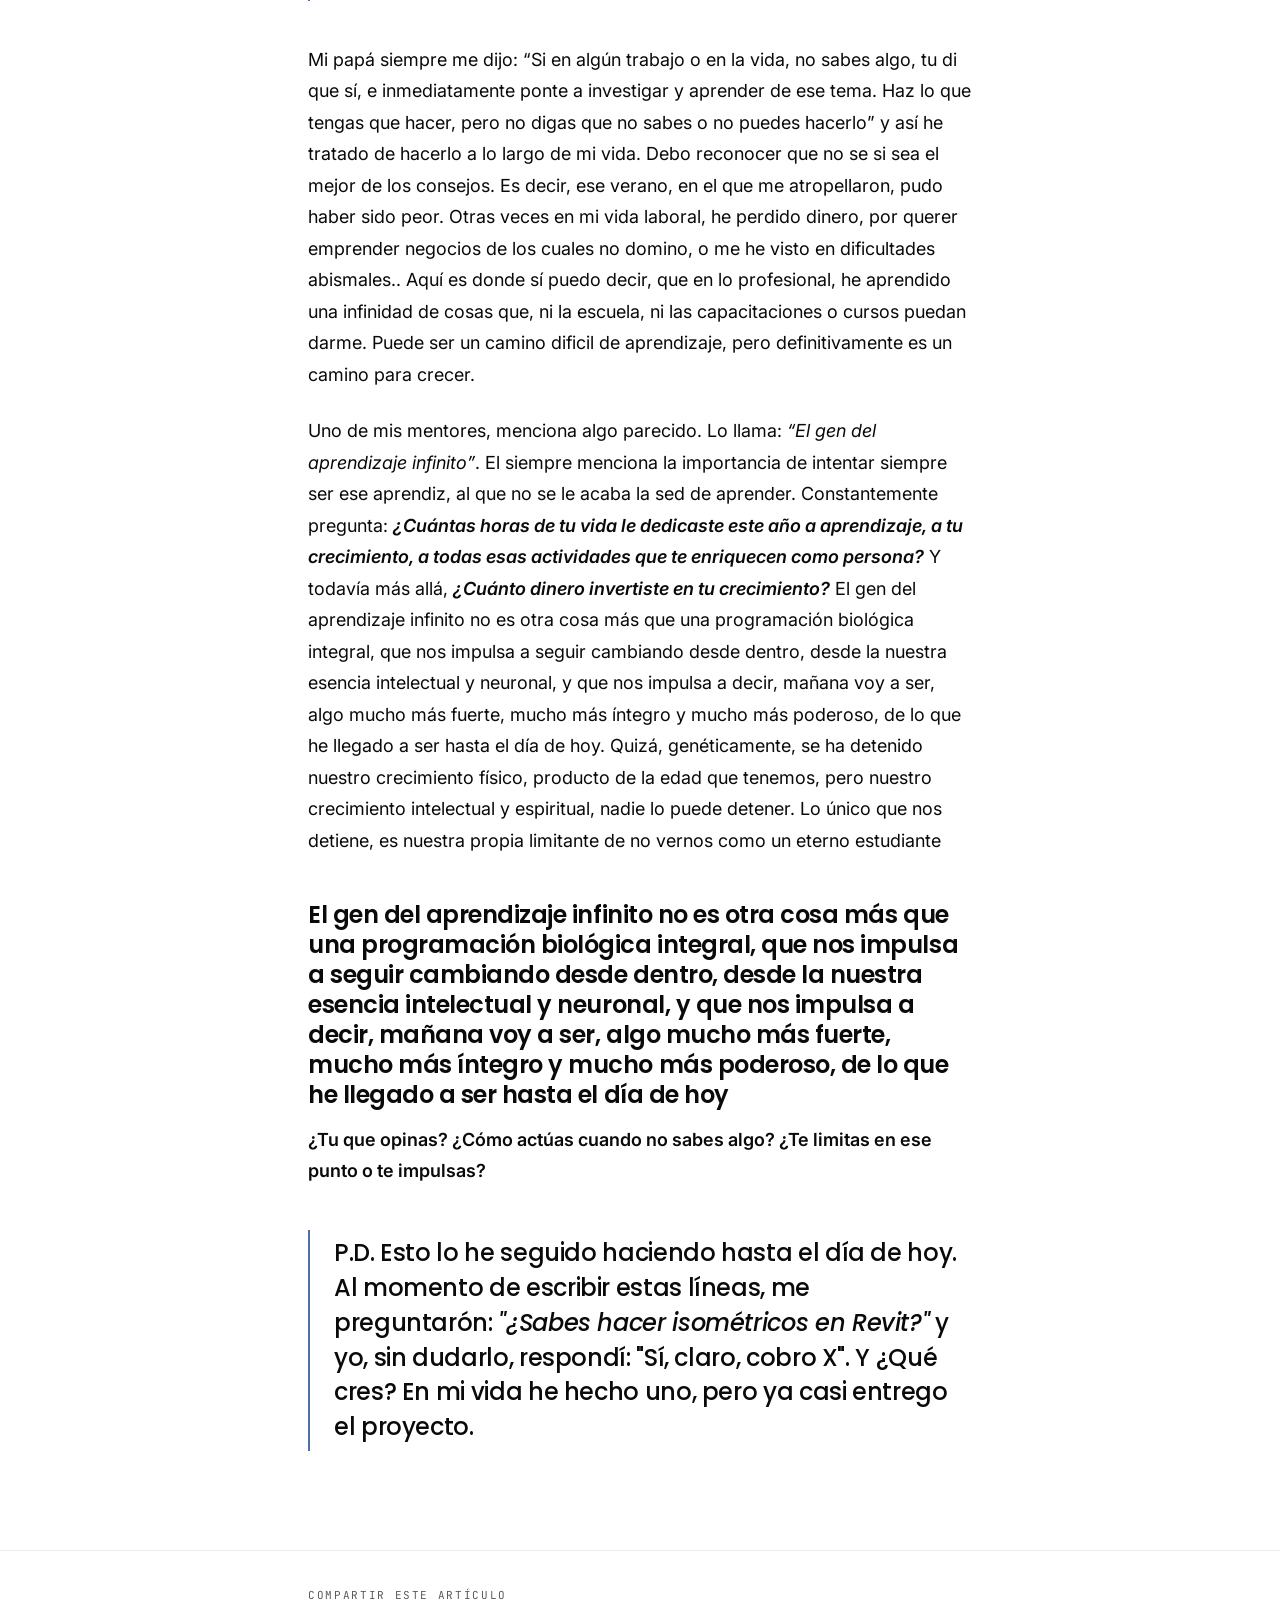
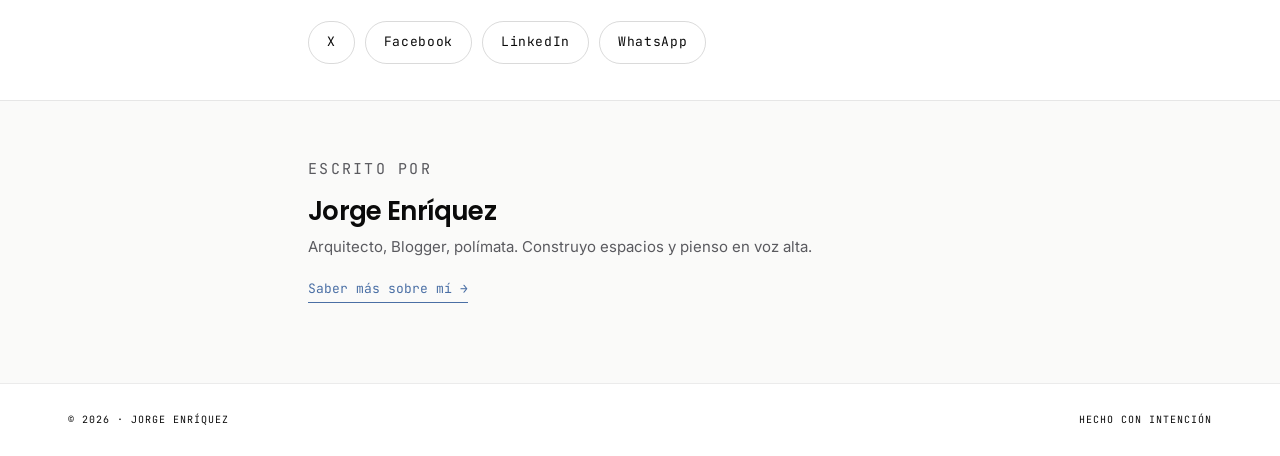
<file: articulos/aprendizaje-infinito.html>
<!DOCTYPE html>
<!--
=================================================================================
  PLANTILLA DE ARTÍCULO — ARQENRIQUEZ.COM
  -------------------------------------------------------------------------------
  CÓMO USAR ESTA PLANTILLA:
    1. Duplica este archivo.
    2. Muévelo a la carpeta /articulos/ con el nombre <slug>.html
       (mismo slug que pones en /data/articulos.js)
    3. Edita los puntos marcados con  ✏️  abajo.
    4. Añade la entrada correspondiente en /data/articulos.js
       (los nuevos arriba del array para que aparezcan primero).

  ZONAS QUE DEBES EDITAR (busca el emoji ✏️):
    - <title>                          ✏️ título + " · Jorge Enríquez"
    - <meta name="description">        ✏️ resumen del artículo
    - <meta property="og:title">       ✏️ mismo título
    - <meta property="og:description"> ✏️ mismo resumen
    - .article-category                ✏️ categoría en MAYÚSCULAS
    - .article-date                    ✏️ fecha legible (ej: "13 MAY 2026")
    - .article-read                    ✏️ tiempo de lectura (ej: "8 MIN")
    - <h1 class="article-title">       ✏️ título del artículo
    - <p class="article-lede">         ✏️ bajada / resumen del artículo
    - <div class="article-body">       ✏️ contenido del artículo (todo el cuerpo)
=================================================================================
-->
<html lang="es" data-theme="light">
<head>
  <meta charset="UTF-8">
  <meta name="viewport" content="width=device-width, initial-scale=1.0">

  <!-- ✏️ TÍTULO DEL ARTÍCULO + nombre del autor -->
  <title>Aprendizaje Infinito · Jorge Enríquez</title>
  <!-- ✏️ RESUMEN para SEO y para compartir en redes -->
  <meta name="description" content="La vez que casi me mato aprendiendo a andar en moto por decir que sí, y el gen del aprendizaje infinito.">
  <meta name="author" content="Jorge Enríquez">

  <!-- Open Graph (cuando alguien lo comparte en WhatsApp, LinkedIn, etc.) -->
  <meta property="og:title" content="Aprendizaje Infinito · Jorge Enríquez">
  <meta property="og:description" content="La vez que casi me mato aprendiendo a andar en moto por decir que sí, y el gen del aprendizaje infinito.">
  <meta property="og:type" content="article">
  <meta property="og:locale" content="es_MX">

  <!-- Twitter / X -->
  <meta name="twitter:card" content="summary_large_image">
  <meta name="twitter:title" content="Aprendizaje Infinito · Jorge Enríquez">
  <meta name="twitter:description" content="La vez que casi me mato aprendiendo a andar en moto por decir que sí, y el gen del aprendizaje infinito.">

  <link rel="icon" type="image/x-icon" href="/favicon.ico">
  <link rel="icon" type="image/svg+xml" href="/favicon.svg">
  <link rel="apple-touch-icon" sizes="180x180" href="/apple-touch-icon.png">

  <!-- Fuentes -->
  <link rel="preconnect" href="https://fonts.googleapis.com">
  <link rel="preconnect" href="https://fonts.gstatic.com" crossorigin>
  <link href="https://fonts.googleapis.com/css2?family=Poppins:wght@400;500;600;700;800&family=Inter:wght@400;500&family=JetBrains+Mono:wght@400;500&display=swap" rel="stylesheet">

  <!-- Estilos (ojo: ../ porque este archivo está dentro de /articulos/) -->
  <link rel="stylesheet" href="../css/styles.css">
</head>

<body>

  <!-- ====================================================================
       NAVBAR (mismo que la portada, pero los enlaces apuntan a ../index.html)
  ===================================================================== -->
  <nav class="nav" aria-label="Navegación principal">
    <a href="../index.html" class="logo" aria-label="Inicio · Jorge Enríquez">
      arq<i>·</i>enriquez
    </a>

    <button class="nav-toggle" id="navToggle" aria-label="Abrir menú" aria-expanded="false">
      <span></span>
      <span></span>
      <span></span>
    </button>

    <ul class="nav-links" id="navLinks">
      <li><a href="../index.html#blog">Blog</a></li>
      <li><a href="../index.html#proyectos">Proyectos</a></li>
      <li><a href="../index.html#sobre">Sobre mí</a></li>
      <li><a href="../index.html#cursos">Cursos</a></li>
      <li><a href="../index.html#contacto">Contacto</a></li>
      <li>
        <button class="theme-toggle" id="themeToggle" aria-label="Cambiar tema oscuro/claro" title="Cambiar tema">
          <span class="theme-icon">◐</span>
        </button>
      </li>
    </ul>
  </nav>


  <!-- ====================================================================
       ARTÍCULO
  ===================================================================== -->
  <main>
    <article class="article-page">

      <!-- HEADER DEL ARTÍCULO ============================================ -->
      <header class="article-header">
        <div class="container">
          <a href="../index.html#blog" class="article-back">← Volver al blog</a>

          <p class="article-meta-line">
            <!-- ✏️ CATEGORÍA -->
            <span class="article-category">RANDOM</span>
            <span class="article-meta-sep">·</span>
            <!-- ✏️ FECHA LEGIBLE -->
            <span class="article-date">20 JUL 2020</span>
            <span class="article-meta-sep">·</span>
            <!-- ✏️ TIEMPO DE LECTURA -->
            <span class="article-read">7 MIN</span>
          </p>

          <!-- ✏️ TÍTULO DEL ARTÍCULO -->
          <h1 class="article-title">Aprendizaje Infinito</h1>

          <!-- ✏️ BAJADA / SUBTÍTULO / RESUMEN -->
          <p class="article-lede">
          La vez que casi me mato aprendiendo a andar en moto por decir que sí, y el gen del aprendizaje infinito.
          </p>
        </div>
      </header>


      <!-- IMAGEN PRINCIPAL DEL ARTÍCULO -->
      <figure class="article-hero">
        <img src="../assets/images/articulos/aprendizaje-infinito.jpg" alt="Vitral o luz contemplativa">
      </figure>


      <!-- CUERPO DEL ARTÍCULO ============================================
           Aquí va el contenido. Las etiquetas disponibles son:
             <p>            párrafo normal
             <h2>           sección
             <h3>           subsección
             <blockquote>   cita destacada
             <ul>/<ol>      listas
             <a href="">    enlaces
             <strong>       énfasis fuerte (negrita)
             <em>           énfasis sutil (cursiva)
             <code>         fragmento de código en línea
             <pre><code>    bloque de código
             <img src="" alt="">  imagen
             <figure><figcaption> imagen con leyenda
           Todas tienen estilo automático — no necesitas añadir clases.
      ================================================================ -->
      <div class="article-body">
        <div class="container">

          <!-- ✏️ EMPIEZA AQUÍ EL CONTENIDO DE TU ARTÍCULO -->

          <p>
            En mi juventud acostumbraba trabajar en los veranos. Cuando tenía 17 años, había trabajado en 
            Domino’s pizza, como empleado de piso. El siguiente verano, cuando ya tenía 18 años, ingresé 
            solicitudes de empleo en varios lugares, y un día, fueron a buscarme directamente a mi casa 
            para ofrecerme un puesto de trabajo. La persona que quería contratarme me dijo que, como ya 
            había trabajado anteriormente en Domino´s Pizza, tendría una contratación inmediata como 
            repartidor en un nuevo negocio de hamburguesas. Sin embargo, tuve que ser sincero con ella. 
            Le comenté que yo había trabajado dentro de la tienda, en preparación de pizzas y ventas, no 
            como repartidor, pero que me interesaba mucho trabajar en ese nuevo negocio, y que si tenía un 
            puesto dentro de tienda, con gusto podría incorporarme a su equipo. Ella me comentó que solo 
            staban contratando repartidores, y me hizo la pregunta esperada: <em>¿Sabes andar en moto? -Si-</em> 
            contesté naturalmente. <em>Contratado</em> me dijo, <em>– Presentate el próximo lunes a primera hora.</em>
          </p>
          <h3>Me contrataron como repartidor, y yo núncca había manejado una moto</h3>
          <p>
            Debo aclarar en este punto que… yo en mi vida había manejado una moto. Jamás de los jamases 
            había conducido ningún tipo de motocicleta. No tenía idea de cómo operaba la caja de cambios, 
            el clutch, etc. pero acepté el trabajo. Ese día fue un viernes. Es decir, <strong>¡solo tenía un 
            fin de semana para aprender a andar en moto!</strong>
          </p>
          <p>
            Mi papá tenía un negocio en el que algunos de sus empleados eran los típicos cobradores en moto, 
            así que le pedí que uno de sus trabajadores dejara en casa una de las motos de la empresa, y le 
            pedí que si podría enseñarme lo básico ese fin de semana. Y así fue. Para mi sorpresa, fue la moto 
            más vieja que pudieron prestarme la que apareció en mi casa. Y en ese cascajo de moto aprendí 
            lo básico ese fin de semana. La verdad me sentía un poco confiado, pues si sabía manejar autos 
            desde joven, conocía las calles, la ciudad, etc. para mí era una mezcla entre manejar un auto 
            y andar en bicicleta.
          </p>
          <p>
            El siguiente lunes me presenté super temprano y motivado. Como mis empleadores sabían que no 
            había trabajado como repartidor antes, me asignaron una moto semiautomatica, tipo “Vespa” lo 
            ual me pareció bien. No era muy veloz y no tendría que batallar con el clutch. Todo bien. 
            Inicié ese día, mi primer reparto fue todo un reto. Estaba super nervioso, pero a la vez 
            emocionado. Así fue todo el día y los siguientes días. Todo marchó bien, me gustaba el trabajo, 
            ganaba bien, según yo, al menos, mejor que como empleado de piso
          </p>
          <h3>después de aproximadamente mes y medio de trabajo, un auto me atropelló fuertemente.</h3>
          <p>
            En este punto, quisiera decirte que todo fue un éxito, vencí mis miedos y aprendí rápido, sin 
            embargo, no fue así. Ese mismo verano, después de aproximadamente mes y medio de trabajo, 
            <em><strong>un auto me atropelló fuertemente.</strong></em> Salí volando varios metros, mi moto 
            quedó destrozada y me lleve un fuertisimo golpe. Lo bueno es que tenía todo mi equipo de protección
             y no me rompí ningún hueso. En cuanto me recupere del accidente, (un par de semanas después) 
             renuncié a mi empleo de repartidor.
          </p>
          <p>
            Pero tampoco termina la historia que quiero contarte ahí. El siguiente verano, nuevamente tenía 
            la inquietud de buscar trabajo, y ¿que crees que fue lo primero que encontré? Efectivamente, de 
            repartidor. <strong>Otra empresa nueva de comida buscaba repartidores y me contrataron inmediatamente por 
            mi <em>“experiencia”.</strong></em> Sin embargo, esta nueva oportunidad si fue totalmente diferente. Fui un 
            “exitaso” entregaba mas repartos de los que se podían imaginar, conocía a la perfección la ciudad. 
            Manejaba mi nueva moto a la perfección, (esta vez si estándar y grande). Cuando terminó el verano, 
            mis empleadores no querían que renunciara. Y ahí sí es donde termina esa historia de trabajos de 
            verano.
          </p>
          <blockquote>
            Mi papá siempre me dijo: <em>“Si en algún trabajo o en la vida, no sabes algo, tu di que sí, e 
            inmediatamente ponte a investigar y aprender de ese tema. Haz lo que tengas que hacer, 
            pero no digas que no sabes o no puedes hacerlo”.</em>
          </blockquote>  
          <p>
            Mi papá siempre me dijo: “Si en algún trabajo o en la vida, no sabes algo, tu di que sí, e 
            inmediatamente ponte a investigar y aprender de ese tema. Haz lo que tengas que hacer, pero no 
            digas que no sabes o no puedes hacerlo” y así he tratado de hacerlo a lo largo de mi vida. Debo 
            reconocer que no se si sea el mejor de los consejos. Es decir, ese verano, en el que me 
            atropellaron, pudo haber sido peor. Otras veces en mi vida laboral, he perdido dinero, por querer 
            emprender negocios de los cuales no domino, o me he visto en dificultades abismales.. Aquí es 
            donde sí puedo decir, que en lo profesional, he aprendido una infinidad de cosas que, ni la 
            escuela, ni las capacitaciones o cursos puedan darme. Puede ser un camino dificil de aprendizaje, 
            pero definitivamente es un camino para crecer.
          </p>
          <p>
            Uno de mis mentores, menciona algo parecido. Lo llama: <em>“El gen del aprendizaje infinito”</em>. 
            El siempre menciona la importancia de intentar siempre ser ese aprendiz, al que no se le acaba la 
            sed de aprender. Constantemente pregunta: <em><strong>¿Cuántas horas de tu vida le dedicaste este año a 
            aprendizaje, a tu crecimiento, a todas esas actividades que te enriquecen como persona?</strong></em>
             Y todavía más allá, <em><strong>¿Cuánto dinero invertiste en tu crecimiento?</strong></em> El gen 
             del aprendizaje infinito no es otra cosa más que una programación biológica integral, que nos impulsa
             a seguir cambiando desde dentro, desde la nuestra esencia intelectual y neuronal, y que nos impulsa 
             a decir, mañana voy a ser, algo mucho más fuerte, mucho más íntegro y mucho más poderoso, de lo que 
             he llegado a ser hasta el día de hoy. Quizá, genéticamente, se ha detenido nuestro crecimiento 
             físico, producto de la edad que tenemos, pero nuestro crecimiento intelectual y espiritual, nadie 
             lo puede detener. Lo único que nos detiene, es nuestra propia limitante de no vernos como un 
             eterno estudiante
          </p>

          <h3>El gen del aprendizaje infinito no es otra cosa más que una programación biológica integral, 
            que nos impulsa a seguir cambiando desde dentro, desde la nuestra esencia intelectual y neuronal, 
            y que nos impulsa a decir, mañana voy a ser, algo mucho más fuerte, mucho más íntegro y mucho más 
            poderoso, de lo que he llegado a ser hasta el día de hoy</h3>

          <p>
            <strong>¿Tu que opinas? ¿Cómo actúas cuando no sabes algo? ¿Te limitas en ese punto o te impulsas?</strong>
          </p>
          <blockquote>
            P.D. Esto lo he seguido haciendo hasta el día de hoy. <br>
            Al momento de escribir estas líneas, me preguntarón: 
            <em>"¿Sabes hacer isométricos en Revit?"</em> y yo, sin dudarlo, respondí: "Sí, claro, cobro X". 
            Y ¿Qué cres? En mi vida he hecho uno, pero ya casi entrego el proyecto.
          </blockquote>

          <!-- ✏️ TERMINA AQUÍ EL CONTENIDO -->

        </div>
      </div>


      <!-- BLOQUE FINAL — SOBRE EL AUTOR ================================== -->
      <footer class="article-footer">
        <div class="container">
          <div class="article-author">
            <p class="article-author-tag">ESCRITO POR</p>
            <h3>Jorge Enríquez</h3>
            <p>Arquitecto, Blogger, polímata. Construyo espacios y pienso en voz alta.</p>
            <a href="../index.html#sobre" class="article-author-link">Saber más sobre mí →</a>
          </div>
        </div>
      </footer>

    </article>
  </main>


  <!-- ====================================================================
       FOOTER (mismo que la portada)
  ===================================================================== -->
  <footer class="footer">
    <div class="container footer-inner">
      <p>© <span id="currentYear">2026</span> · JORGE ENRÍQUEZ</p>
      <p>HECHO CON INTENCIÓN</p>
    </div>
  </footer>


  <!-- ====================================================================
       JAVASCRIPT (mismo que la portada)
  ===================================================================== -->
  <script src="../js/script.js" defer></script>

</body>
</html>
</file>
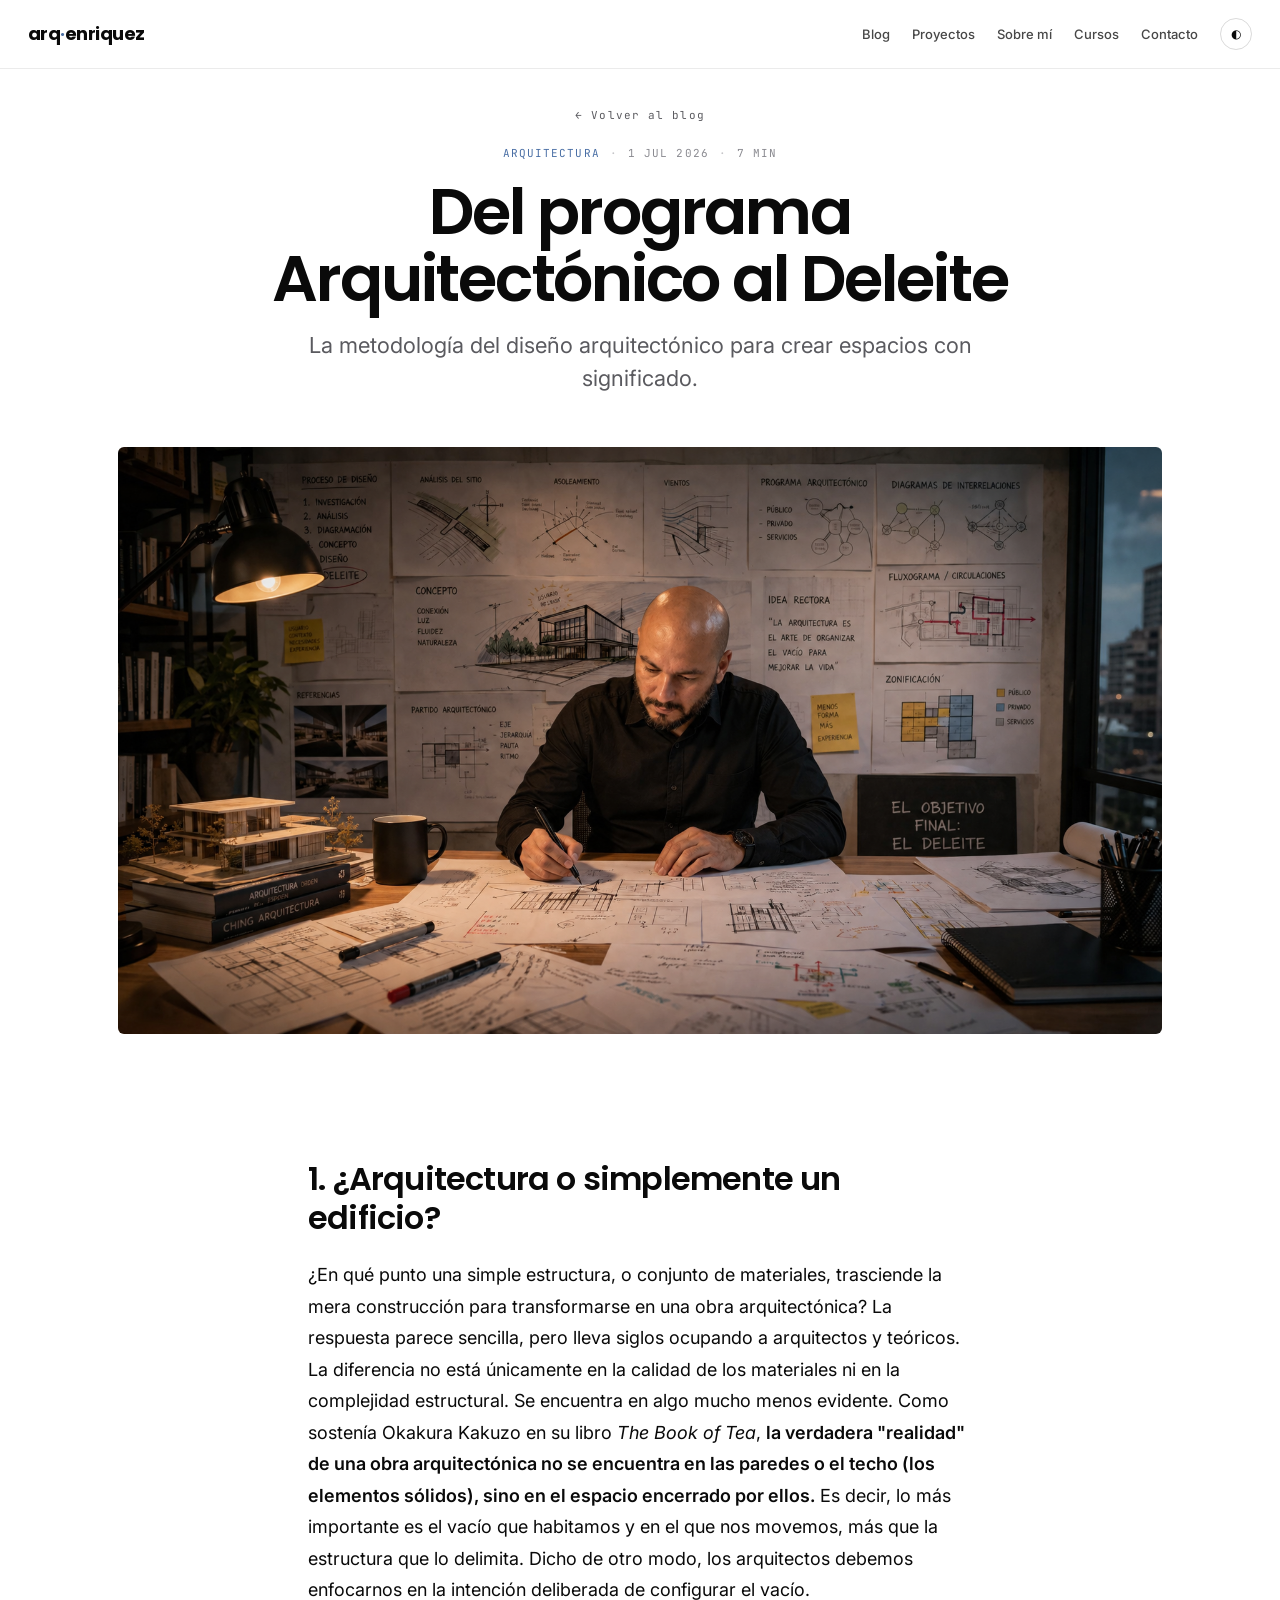
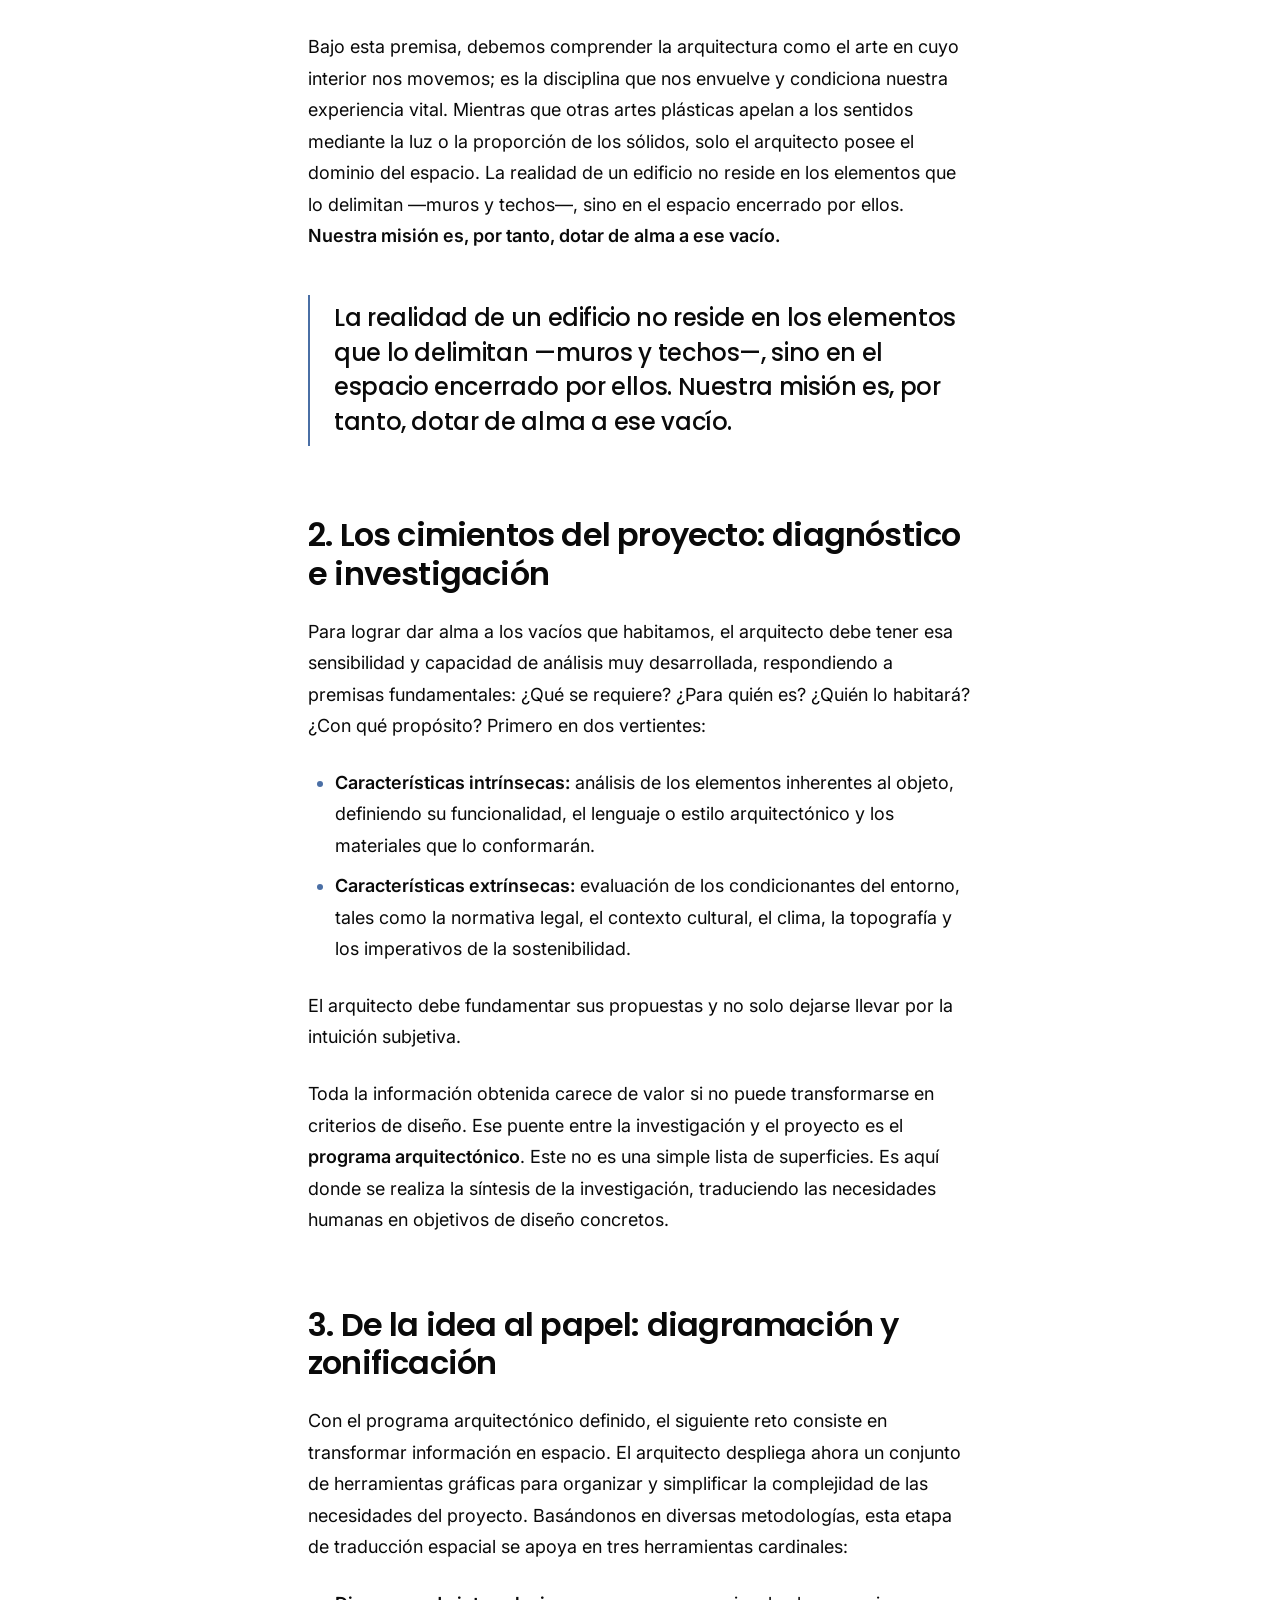
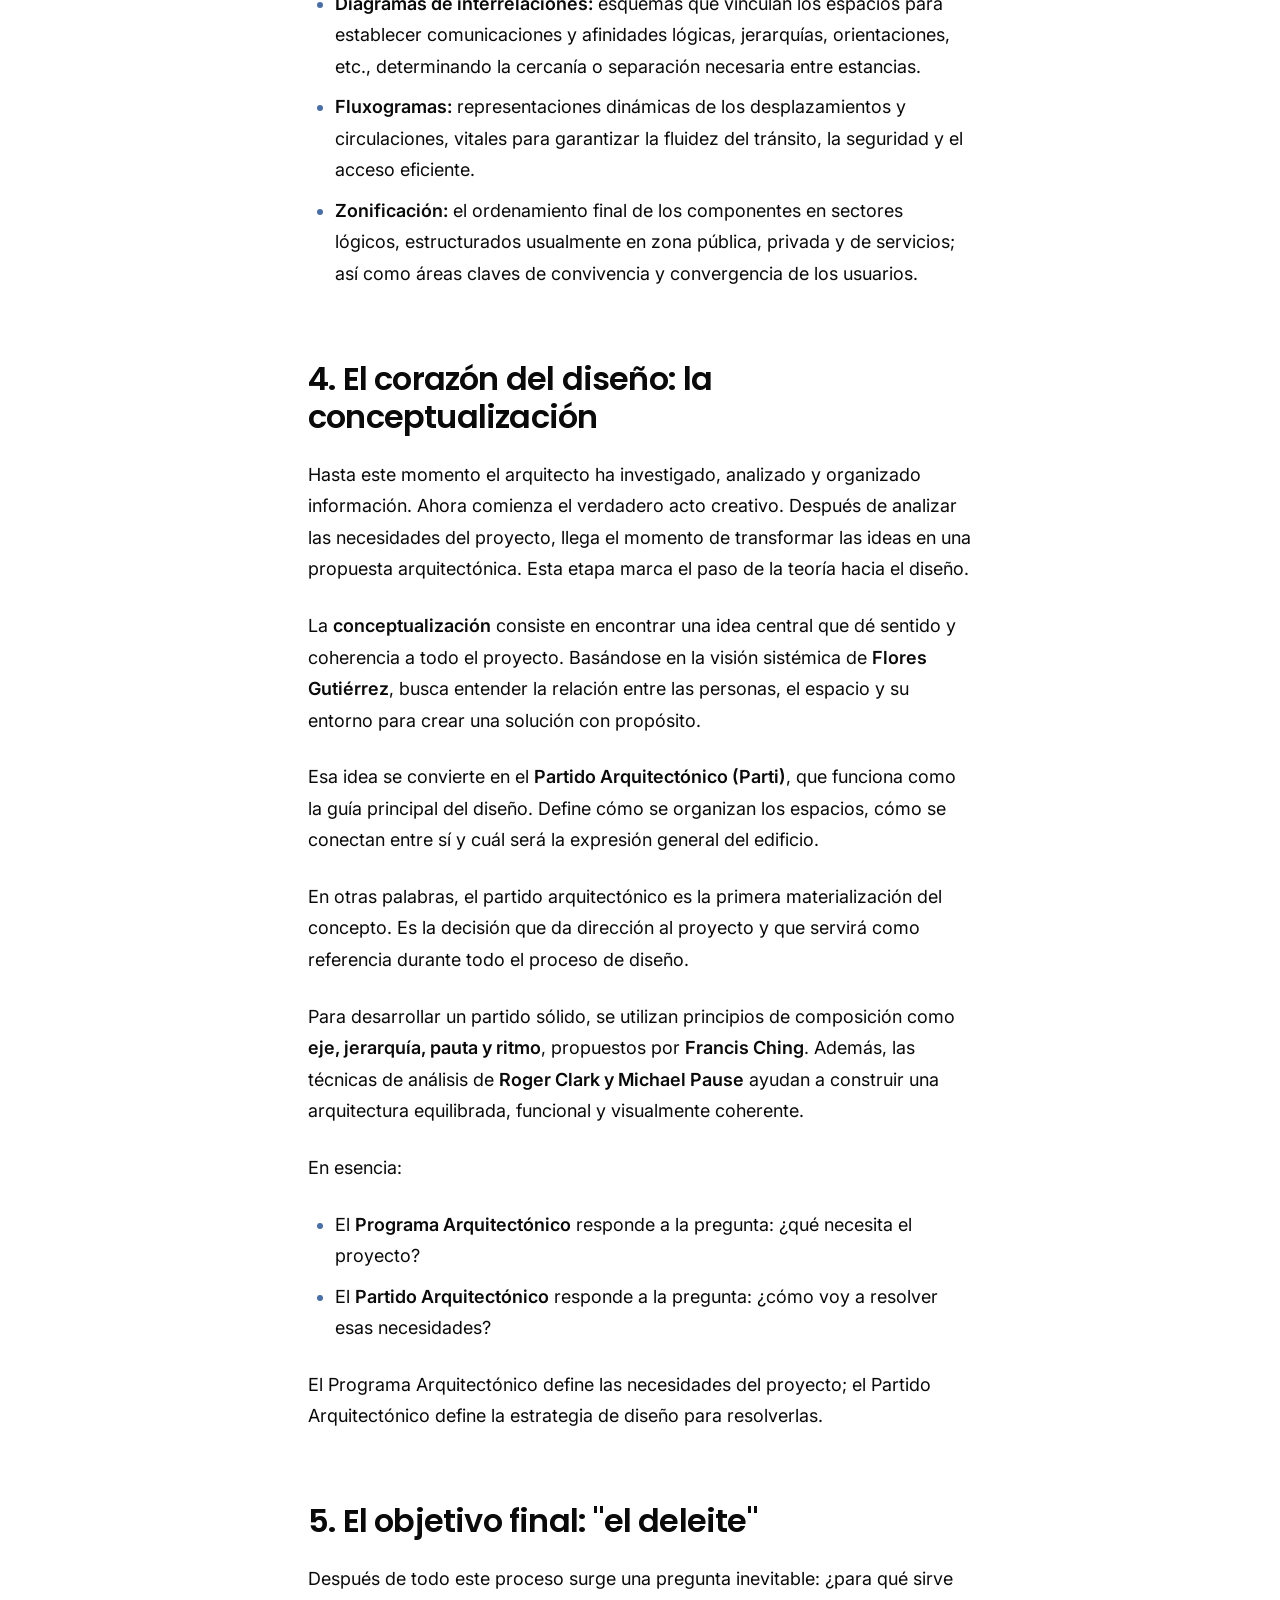
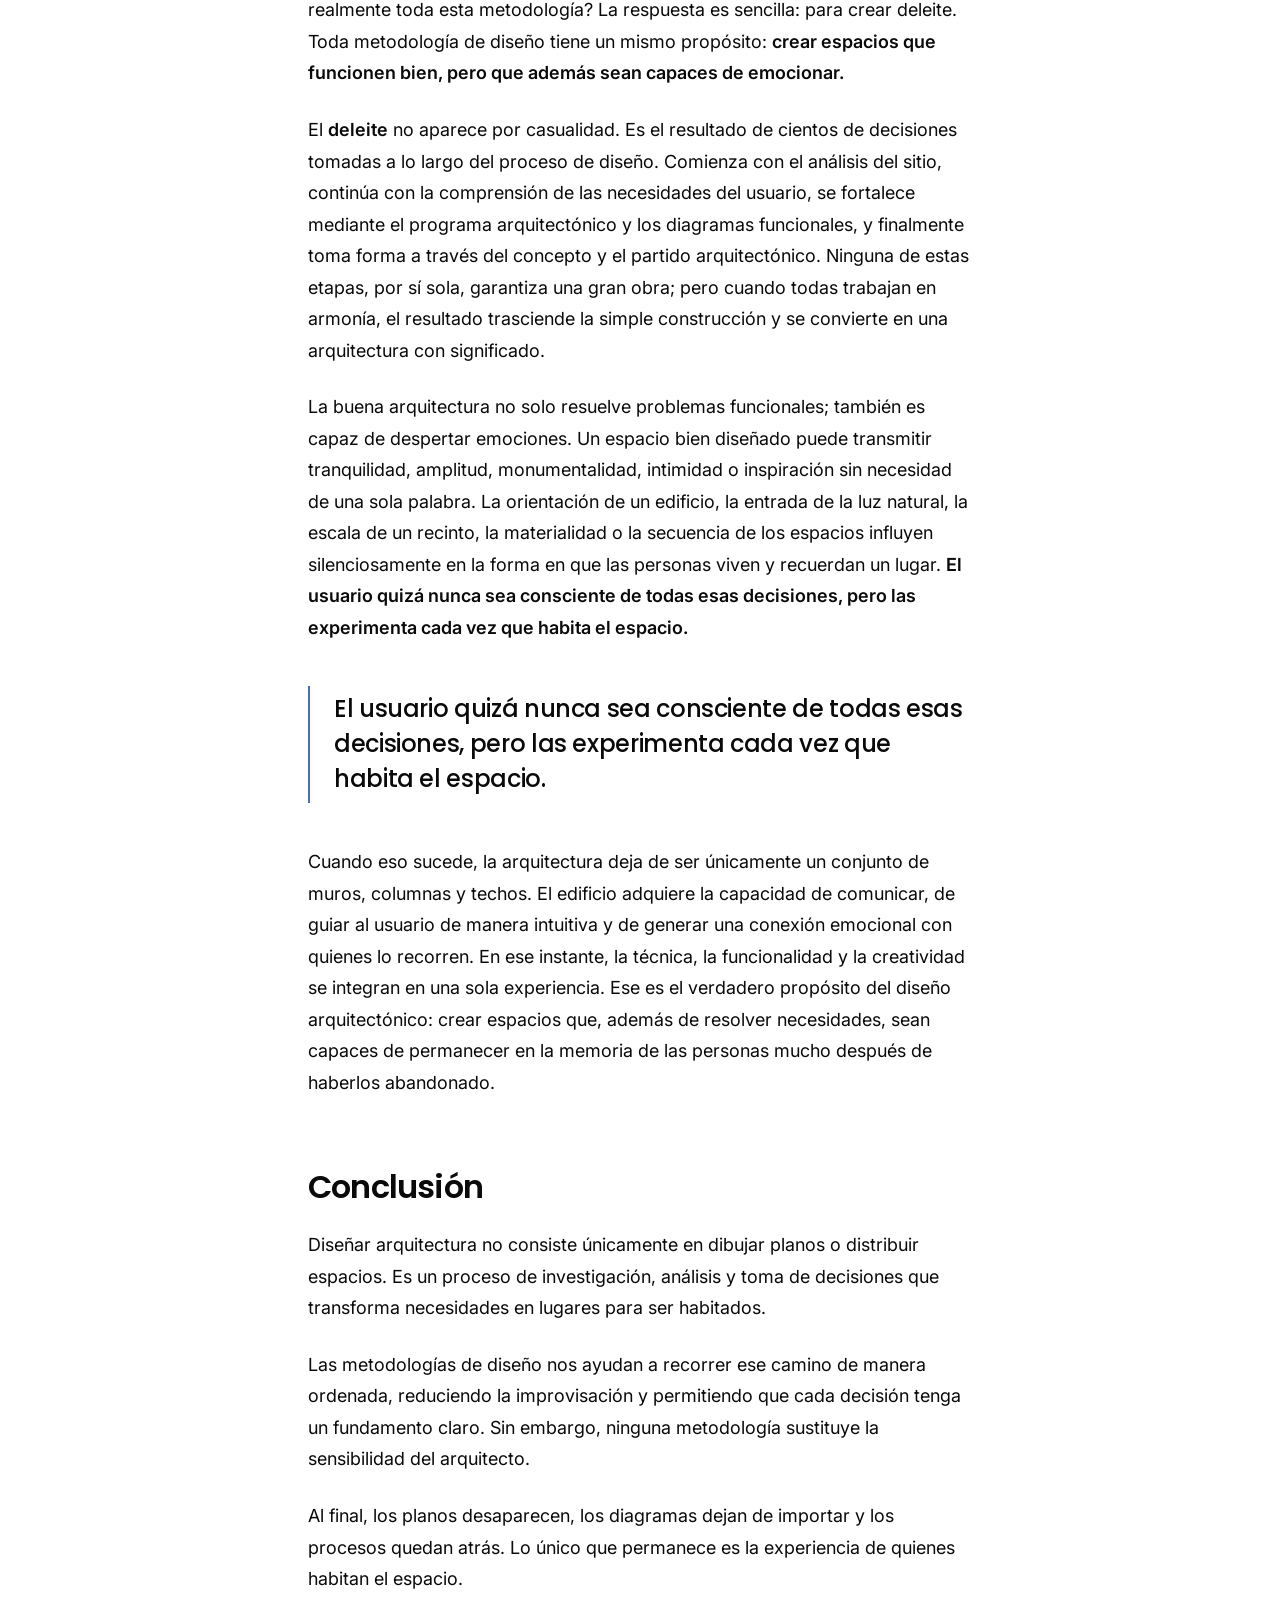
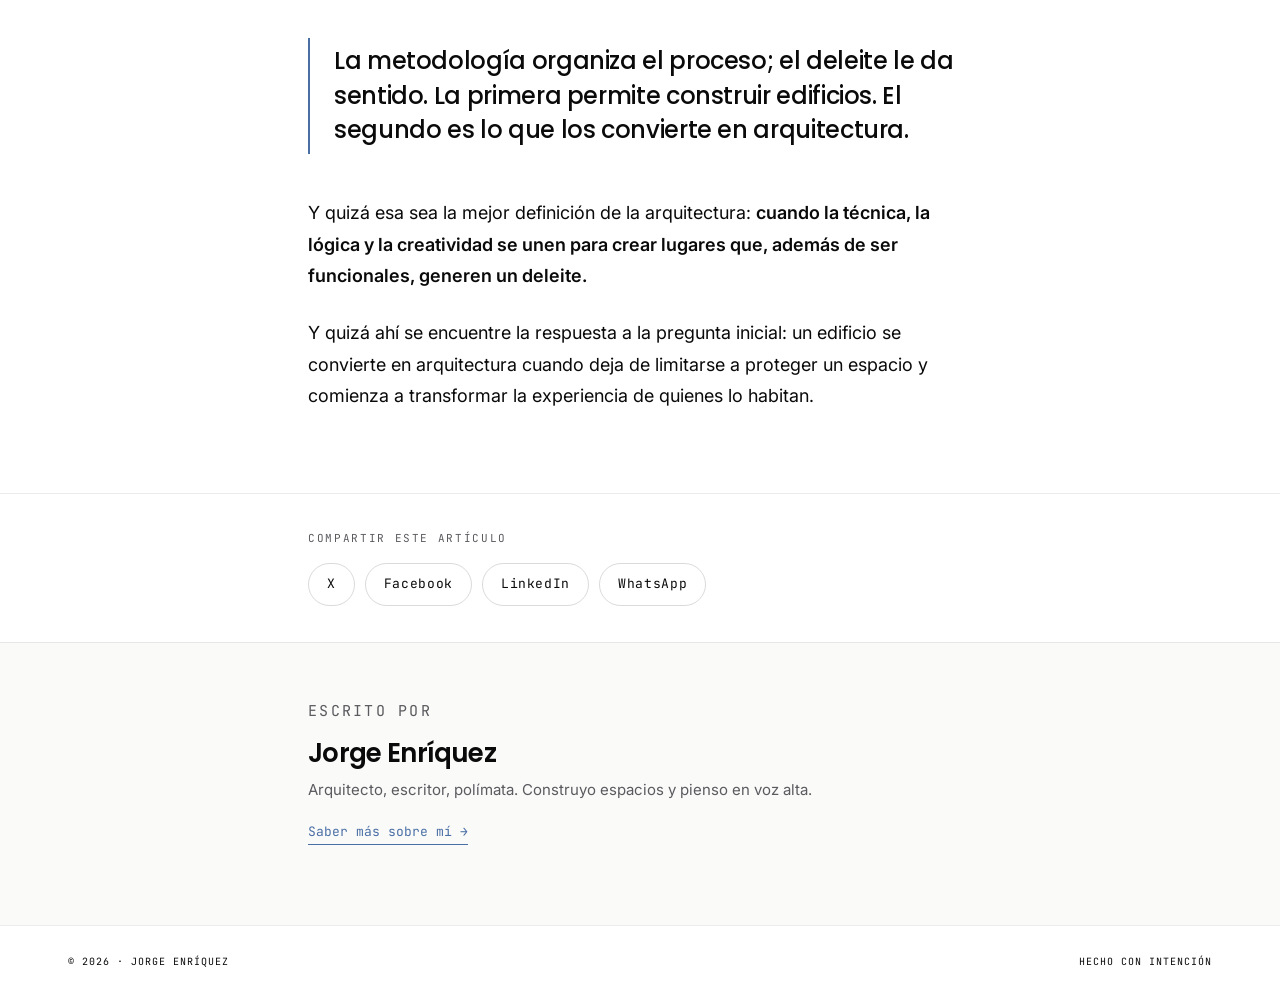
<file: articulos/del-programa-arquitectonico-al-deleite.html>
<!DOCTYPE html>
<html lang="es" data-theme="light">
<head>
  <meta charset="UTF-8">
  <meta name="viewport" content="width=device-width, initial-scale=1.0">

  <title>Del programa Arquitectónico al Deleite · Jorge Enríquez</title>
  <meta name="description" content="La metodología del diseño arquitectónico para crear espacios con significado: del diagnóstico y el programa arquitectónico al partido y el deleite.">
  <meta name="author" content="Jorge Enríquez">

  <!-- Open Graph (cuando alguien lo comparte en WhatsApp, LinkedIn, etc.) -->
  <meta property="og:title" content="Del programa Arquitectónico al Deleite · Jorge Enríquez">
  <meta property="og:description" content="La metodología del diseño arquitectónico para crear espacios con significado: del diagnóstico y el programa arquitectónico al partido y el deleite.">
  <meta property="og:type" content="article">
  <meta property="og:locale" content="es_MX">

  <!-- Twitter / X -->
  <meta name="twitter:card" content="summary_large_image">
  <meta name="twitter:title" content="Del programa Arquitectónico al Deleite">
  <meta name="twitter:description" content="La metodología del diseño arquitectónico para crear espacios con significado.">

  <link rel="icon" type="image/x-icon" href="/favicon.ico">
  <link rel="icon" type="image/svg+xml" href="/favicon.svg">
  <link rel="apple-touch-icon" sizes="180x180" href="/apple-touch-icon.png">

  <!-- Fuentes -->
  <link rel="preconnect" href="https://fonts.googleapis.com">
  <link rel="preconnect" href="https://fonts.gstatic.com" crossorigin>
  <link href="https://fonts.googleapis.com/css2?family=Poppins:wght@400;500;600;700;800&family=Inter:wght@400;500&family=JetBrains+Mono:wght@400;500&display=swap" rel="stylesheet">

  <!-- Estilos (ojo: ../ porque este archivo está dentro de /articulos/) -->
  <link rel="stylesheet" href="../css/styles.css">
</head>

<body>

  <!-- ====================================================================
       NAVBAR (mismo que la portada, pero los enlaces apuntan a ../index.html)
  ===================================================================== -->
  <nav class="nav" aria-label="Navegación principal">
    <a href="../index.html" class="logo" aria-label="Inicio · Jorge Enríquez">
      arq<i>·</i>enriquez
    </a>

    <button class="nav-toggle" id="navToggle" aria-label="Abrir menú" aria-expanded="false">
      <span></span>
      <span></span>
      <span></span>
    </button>

    <ul class="nav-links" id="navLinks">
      <li><a href="../index.html#blog">Blog</a></li>
      <li><a href="../index.html#proyectos">Proyectos</a></li>
      <li><a href="../index.html#sobre">Sobre mí</a></li>
      <li><a href="../index.html#cursos">Cursos</a></li>
      <li><a href="../index.html#contacto">Contacto</a></li>
      <li>
        <button class="theme-toggle" id="themeToggle" aria-label="Cambiar tema oscuro/claro" title="Cambiar tema">
          <span class="theme-icon">◐</span>
        </button>
      </li>
    </ul>
  </nav>


  <!-- ====================================================================
       ARTÍCULO
  ===================================================================== -->
  <main>
    <article class="article-page">

      <!-- HEADER DEL ARTÍCULO ============================================ -->
      <header class="article-header">
        <div class="container">
          <a href="../index.html#blog" class="article-back">← Volver al blog</a>

          <p class="article-meta-line">
            <span class="article-category">ARQUITECTURA</span>
            <span class="article-meta-sep">·</span>
            <span class="article-date">1 JUL 2026</span>
            <span class="article-meta-sep">·</span>
            <span class="article-read">7 MIN</span>
          </p>

          <h1 class="article-title">Del programa Arquitectónico al Deleite</h1>

          <p class="article-lede">
            La metodología del diseño arquitectónico para crear espacios con significado.
          </p>
        </div>
      </header>


      <!-- IMAGEN PRINCIPAL DEL ARTÍCULO -->
      <figure class="article-hero">
        <img src="../assets/images/articulos/del-programa-arquitectonico-al-deleite.jpg" alt="Espacio arquitectónico definido por la luz natural, la escala y la materialidad">
      </figure>


      <!-- CUERPO DEL ARTÍCULO ============================================ -->
      <div class="article-body">
        <div class="container">

          <h2>1. ¿Arquitectura o simplemente un edificio?</h2>

          <p>
            ¿En qué punto una simple estructura, o conjunto de materiales, trasciende la mera
            construcción para transformarse en una obra arquitectónica? La respuesta parece
            sencilla, pero lleva siglos ocupando a arquitectos y teóricos. La diferencia no está
            únicamente en la calidad de los materiales ni en la complejidad estructural. Se
            encuentra en algo mucho menos evidente. Como sostenía Okakura Kakuzo en su libro
            <em>The Book of Tea</em>, <strong>la verdadera "realidad" de una obra arquitectónica no
            se encuentra en las paredes o el techo (los elementos sólidos), sino en el espacio
            encerrado por ellos.</strong> Es decir, lo más importante es el vacío que habitamos y en
            el que nos movemos, más que la estructura que lo delimita. Dicho de otro modo, los
            arquitectos debemos enfocarnos en la intención deliberada de configurar el vacío.
          </p>

          <p>
            Bajo esta premisa, debemos comprender la arquitectura como el arte en cuyo interior nos
            movemos; es la disciplina que nos envuelve y condiciona nuestra experiencia vital.
            Mientras que otras artes plásticas apelan a los sentidos mediante la luz o la proporción
            de los sólidos, solo el arquitecto posee el dominio del espacio. La realidad de un
            edificio no reside en los elementos que lo delimitan —muros y techos—, sino en el
            espacio encerrado por ellos. <strong>Nuestra misión es, por tanto, dotar de alma a ese
            vacío.</strong>
          </p>

          <blockquote>
            La realidad de un edificio no reside en los elementos que lo delimitan —muros y
            techos—, sino en el espacio encerrado por ellos. Nuestra misión es, por tanto, dotar de
            alma a ese vacío.
          </blockquote>

          <h2>2. Los cimientos del proyecto: diagnóstico e investigación</h2>

          <p>
            Para lograr dar alma a los vacíos que habitamos, el arquitecto debe tener esa
            sensibilidad y capacidad de análisis muy desarrollada, respondiendo a premisas
            fundamentales: ¿Qué se requiere? ¿Para quién es? ¿Quién lo habitará? ¿Con qué propósito?
            Primero en dos vertientes:
          </p>

          <ul>
            <li><strong>Características intrínsecas:</strong> análisis de los elementos inherentes al objeto, definiendo su funcionalidad, el lenguaje o estilo arquitectónico y los materiales que lo conformarán.</li>
            <li><strong>Características extrínsecas:</strong> evaluación de los condicionantes del entorno, tales como la normativa legal, el contexto cultural, el clima, la topografía y los imperativos de la sostenibilidad.</li>
          </ul>

          <p>
            El arquitecto debe fundamentar sus propuestas y no solo dejarse llevar por la intuición
            subjetiva.
          </p>

          <p>
            Toda la información obtenida carece de valor si no puede transformarse en criterios de
            diseño. Ese puente entre la investigación y el proyecto es el <strong>programa
            arquitectónico</strong>. Este no es una simple lista de superficies. Es aquí donde se
            realiza la síntesis de la investigación, traduciendo las necesidades humanas en objetivos
            de diseño concretos.
          </p>

          <h2>3. De la idea al papel: diagramación y zonificación</h2>

          <p>
            Con el programa arquitectónico definido, el siguiente reto consiste en transformar
            información en espacio. El arquitecto despliega ahora un conjunto de herramientas
            gráficas para organizar y simplificar la complejidad de las necesidades del proyecto.
            Basándonos en diversas metodologías, esta etapa de traducción espacial se apoya en tres
            herramientas cardinales:
          </p>

          <ul>
            <li><strong>Diagramas de interrelaciones:</strong> esquemas que vinculan los espacios para establecer comunicaciones y afinidades lógicas, jerarquías, orientaciones, etc., determinando la cercanía o separación necesaria entre estancias.</li>
            <li><strong>Fluxogramas:</strong> representaciones dinámicas de los desplazamientos y circulaciones, vitales para garantizar la fluidez del tránsito, la seguridad y el acceso eficiente.</li>
            <li><strong>Zonificación:</strong> el ordenamiento final de los componentes en sectores lógicos, estructurados usualmente en zona pública, privada y de servicios; así como áreas claves de convivencia y convergencia de los usuarios.</li>
          </ul>

          <h2>4. El corazón del diseño: la conceptualización</h2>

          <p>
            Hasta este momento el arquitecto ha investigado, analizado y organizado información.
            Ahora comienza el verdadero acto creativo. Después de analizar las necesidades del
            proyecto, llega el momento de transformar las ideas en una propuesta arquitectónica. Esta
            etapa marca el paso de la teoría hacia el diseño.
          </p>

          <p>
            La <strong>conceptualización</strong> consiste en encontrar una idea central que dé
            sentido y coherencia a todo el proyecto. Basándose en la visión sistémica de
            <strong>Flores Gutiérrez</strong>, busca entender la relación entre las personas, el
            espacio y su entorno para crear una solución con propósito.
          </p>

          <p>
            Esa idea se convierte en el <strong>Partido Arquitectónico (Parti)</strong>, que funciona
            como la guía principal del diseño. Define cómo se organizan los espacios, cómo se conectan
            entre sí y cuál será la expresión general del edificio.
          </p>

          <p>
            En otras palabras, el partido arquitectónico es la primera materialización del concepto.
            Es la decisión que da dirección al proyecto y que servirá como referencia durante todo el
            proceso de diseño.
          </p>

          <p>
            Para desarrollar un partido sólido, se utilizan principios de composición como
            <strong>eje, jerarquía, pauta y ritmo</strong>, propuestos por <strong>Francis
            Ching</strong>. Además, las técnicas de análisis de <strong>Roger Clark y Michael
            Pause</strong> ayudan a construir una arquitectura equilibrada, funcional y visualmente
            coherente.
          </p>

          <p>En esencia:</p>

          <ul>
            <li>El <strong>Programa Arquitectónico</strong> responde a la pregunta: ¿qué necesita el proyecto?</li>
            <li>El <strong>Partido Arquitectónico</strong> responde a la pregunta: ¿cómo voy a resolver esas necesidades?</li>
          </ul>

          <p>
            El Programa Arquitectónico define las necesidades del proyecto; el Partido Arquitectónico
            define la estrategia de diseño para resolverlas.
          </p>

          <h2>5. El objetivo final: "el deleite"</h2>

          <p>
            Después de todo este proceso surge una pregunta inevitable: ¿para qué sirve realmente
            toda esta metodología? La respuesta es sencilla: para crear deleite. Toda metodología de
            diseño tiene un mismo propósito: <strong>crear espacios que funcionen bien, pero que
            además sean capaces de emocionar.</strong>
          </p>

          <p>
            El <strong>deleite</strong> no aparece por casualidad. Es el resultado de cientos de
            decisiones tomadas a lo largo del proceso de diseño. Comienza con el análisis del sitio,
            continúa con la comprensión de las necesidades del usuario, se fortalece mediante el
            programa arquitectónico y los diagramas funcionales, y finalmente toma forma a través del
            concepto y el partido arquitectónico. Ninguna de estas etapas, por sí sola, garantiza una
            gran obra; pero cuando todas trabajan en armonía, el resultado trasciende la simple
            construcción y se convierte en una arquitectura con significado.
          </p>

          <p>
            La buena arquitectura no solo resuelve problemas funcionales; también es capaz de
            despertar emociones. Un espacio bien diseñado puede transmitir tranquilidad, amplitud,
            monumentalidad, intimidad o inspiración sin necesidad de una sola palabra. La orientación
            de un edificio, la entrada de la luz natural, la escala de un recinto, la materialidad o
            la secuencia de los espacios influyen silenciosamente en la forma en que las personas
            viven y recuerdan un lugar. <strong>El usuario quizá nunca sea consciente de todas esas
            decisiones, pero las experimenta cada vez que habita el espacio.</strong>
          </p>

          <blockquote>
            El usuario quizá nunca sea consciente de todas esas decisiones, pero las experimenta cada
            vez que habita el espacio.
          </blockquote>

          <p>
            Cuando eso sucede, la arquitectura deja de ser únicamente un conjunto de muros, columnas
            y techos. El edificio adquiere la capacidad de comunicar, de guiar al usuario de manera
            intuitiva y de generar una conexión emocional con quienes lo recorren. En ese instante,
            la técnica, la funcionalidad y la creatividad se integran en una sola experiencia. Ese es
            el verdadero propósito del diseño arquitectónico: crear espacios que, además de resolver
            necesidades, sean capaces de permanecer en la memoria de las personas mucho después de
            haberlos abandonado.
          </p>

          <h2>Conclusión</h2>

          <p>
            Diseñar arquitectura no consiste únicamente en dibujar planos o distribuir espacios. Es
            un proceso de investigación, análisis y toma de decisiones que transforma necesidades en
            lugares para ser habitados.
          </p>

          <p>
            Las metodologías de diseño nos ayudan a recorrer ese camino de manera ordenada,
            reduciendo la improvisación y permitiendo que cada decisión tenga un fundamento claro. Sin
            embargo, ninguna metodología sustituye la sensibilidad del arquitecto.
          </p>

          <p>
            Al final, los planos desaparecen, los diagramas dejan de importar y los procesos quedan
            atrás. Lo único que permanece es la experiencia de quienes habitan el espacio.
          </p>

          <blockquote>
            La metodología organiza el proceso; el deleite le da sentido. La primera permite
            construir edificios. El segundo es lo que los convierte en arquitectura.
          </blockquote>

          <p>
            Y quizá esa sea la mejor definición de la arquitectura: <strong>cuando la técnica, la
            lógica y la creatividad se unen para crear lugares que, además de ser funcionales,
            generen un deleite.</strong>
          </p>

          <p>
            Y quizá ahí se encuentre la respuesta a la pregunta inicial: un edificio se convierte en
            arquitectura cuando deja de limitarse a proteger un espacio y comienza a transformar la
            experiencia de quienes lo habitan.
          </p>

        </div>
      </div>


      <!-- BLOQUE FINAL — SOBRE EL AUTOR ================================== -->
      <footer class="article-footer">
        <div class="container">
          <div class="article-author">
            <p class="article-author-tag">ESCRITO POR</p>
            <h3>Jorge Enríquez</h3>
            <p>Arquitecto, escritor, polímata. Construyo espacios y pienso en voz alta.</p>
            <a href="../index.html#sobre" class="article-author-link">Saber más sobre mí →</a>
          </div>
        </div>
      </footer>

    </article>
  </main>


  <!-- ====================================================================
       FOOTER (mismo que la portada)
  ===================================================================== -->
  <footer class="footer">
    <div class="container footer-inner">
      <p>© <span id="currentYear">2026</span> · JORGE ENRÍQUEZ</p>
      <p>HECHO CON INTENCIÓN</p>
    </div>
  </footer>


  <!-- ====================================================================
       JAVASCRIPT (mismo que la portada)
  ===================================================================== -->
  <script src="../js/script.js" defer></script>

</body>
</html>
</file>
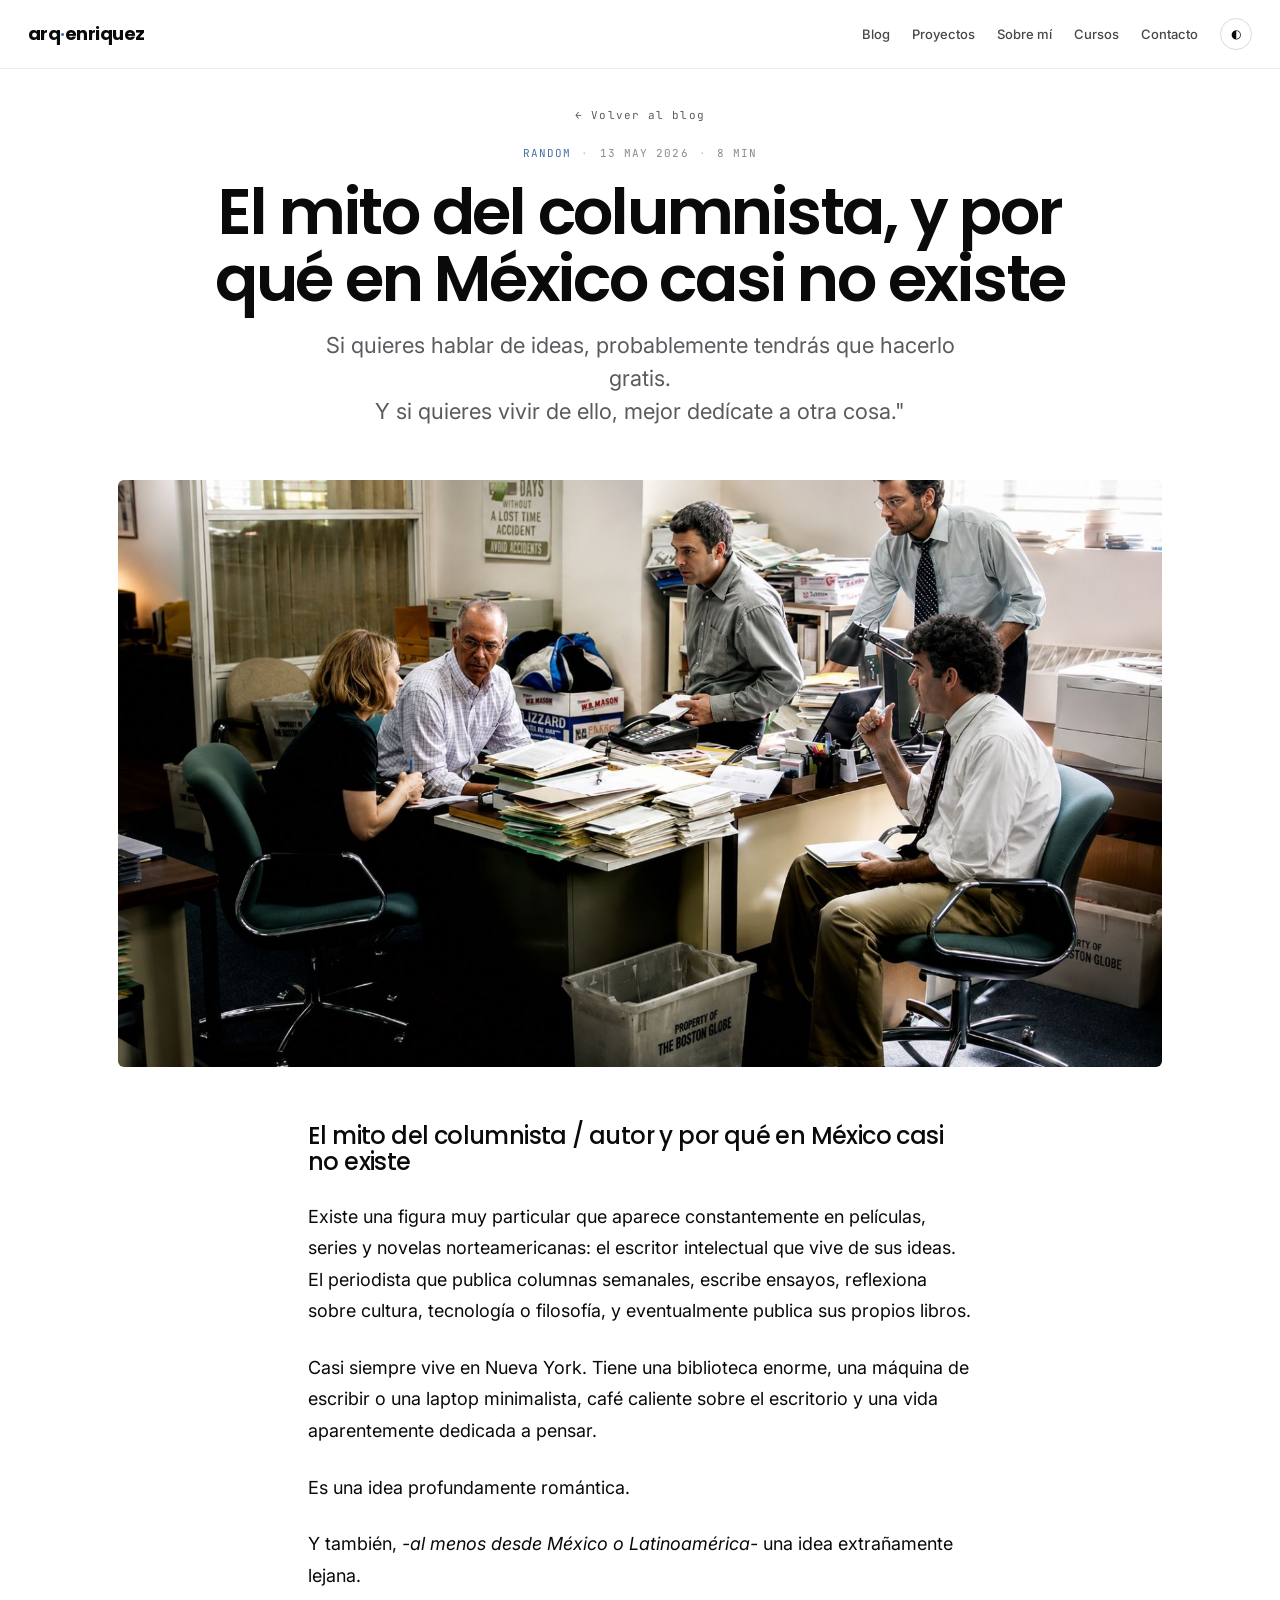
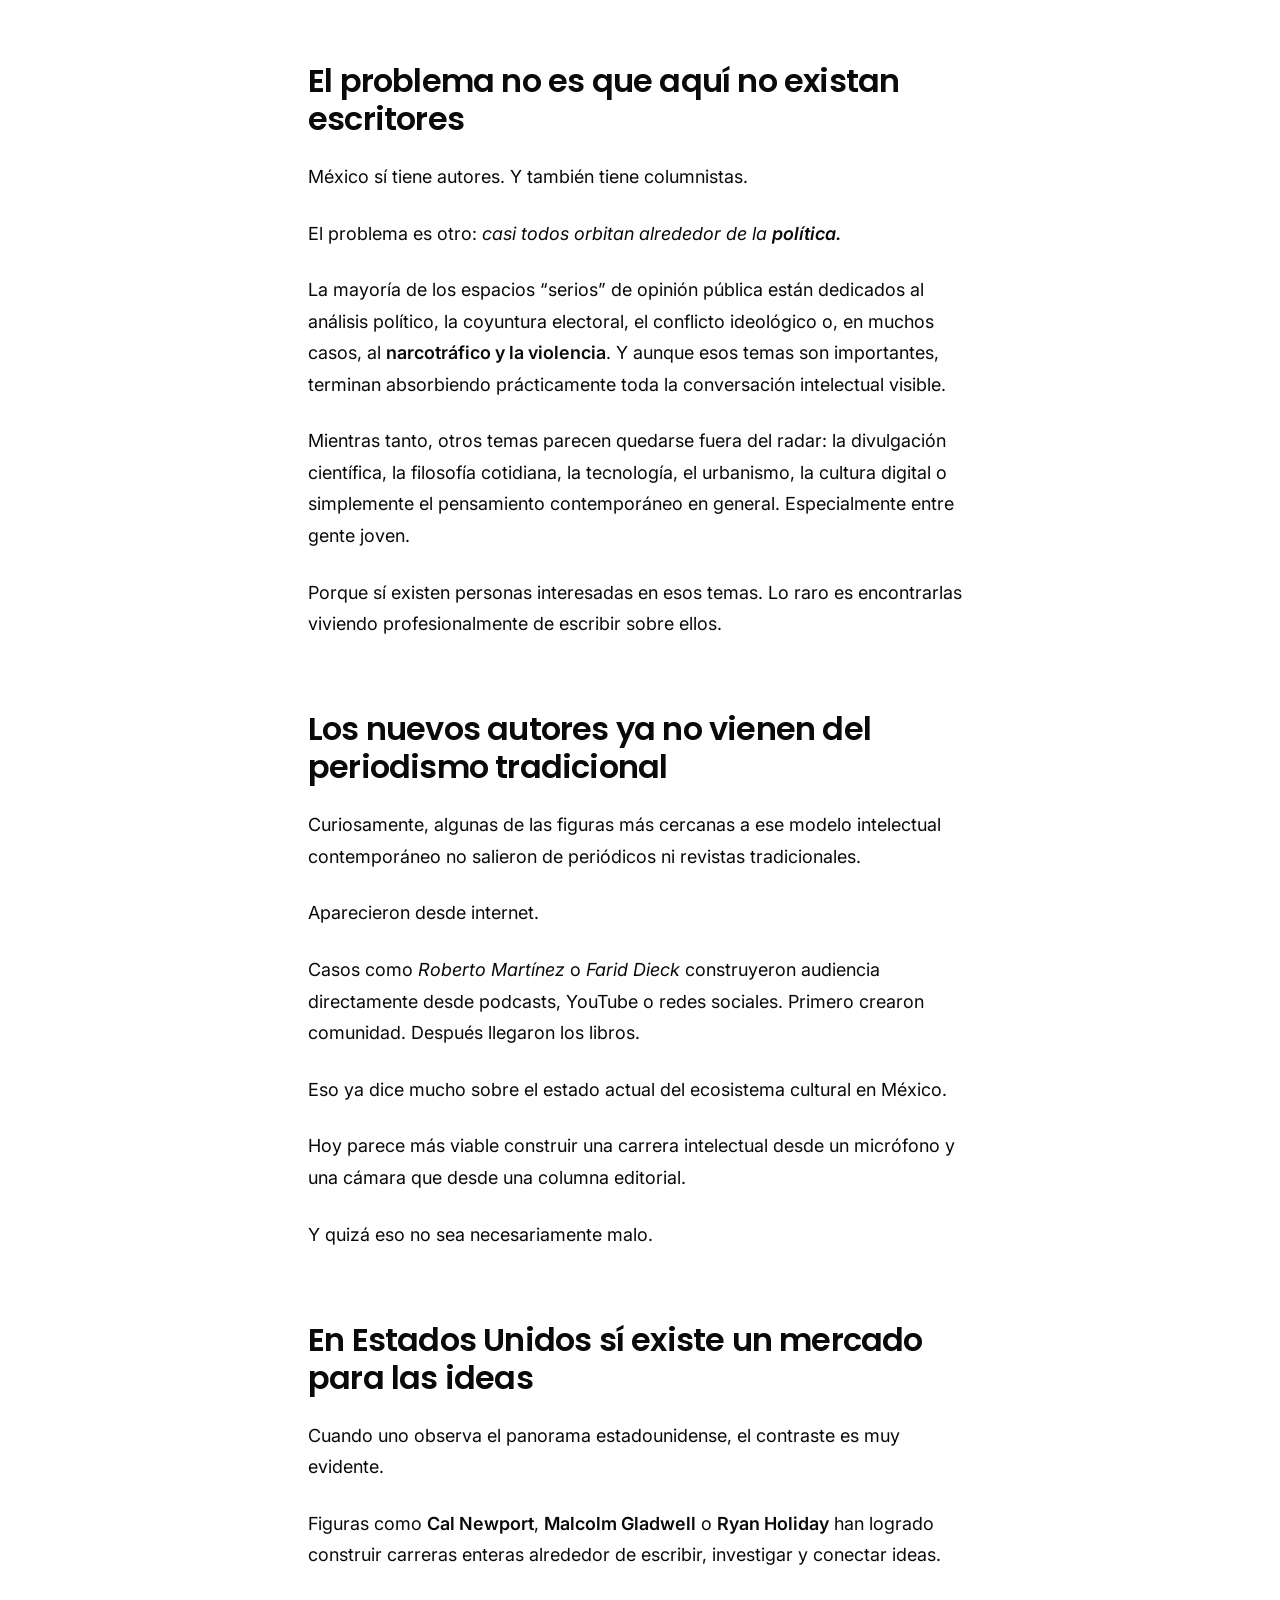
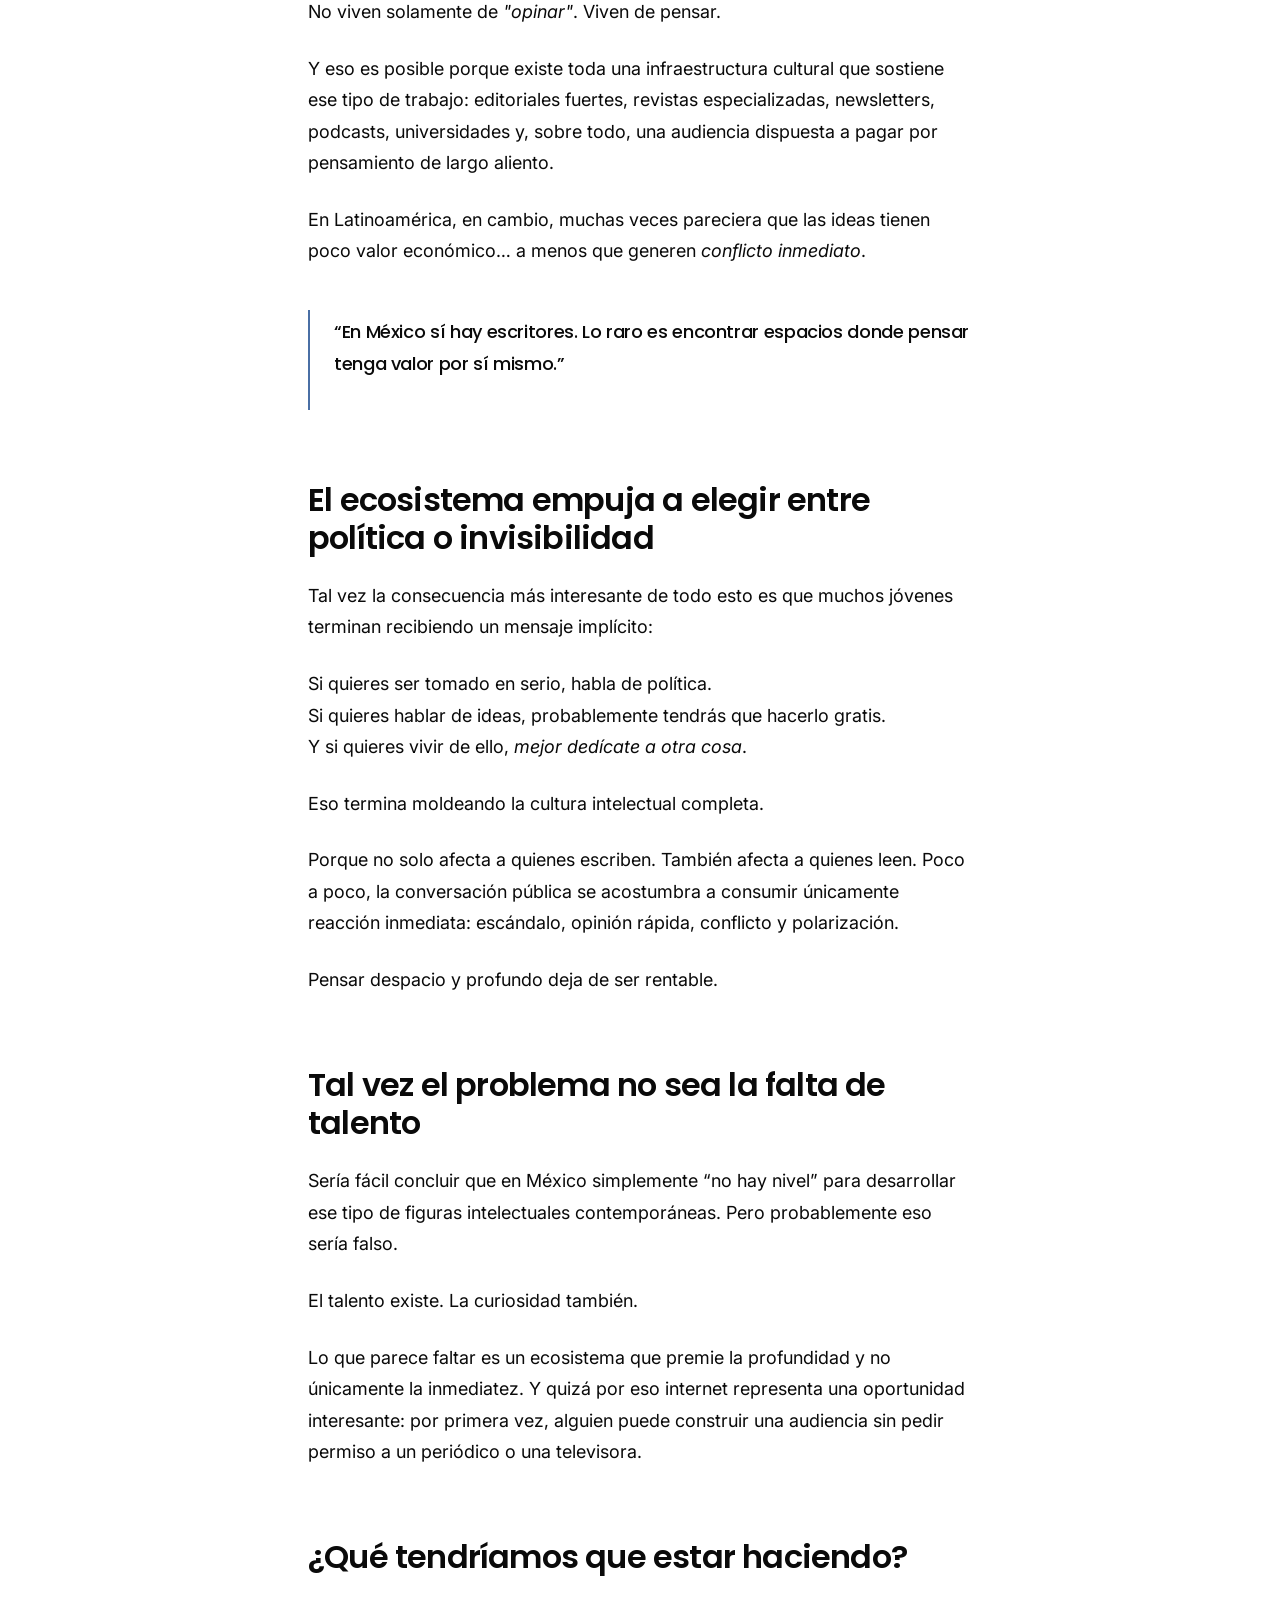
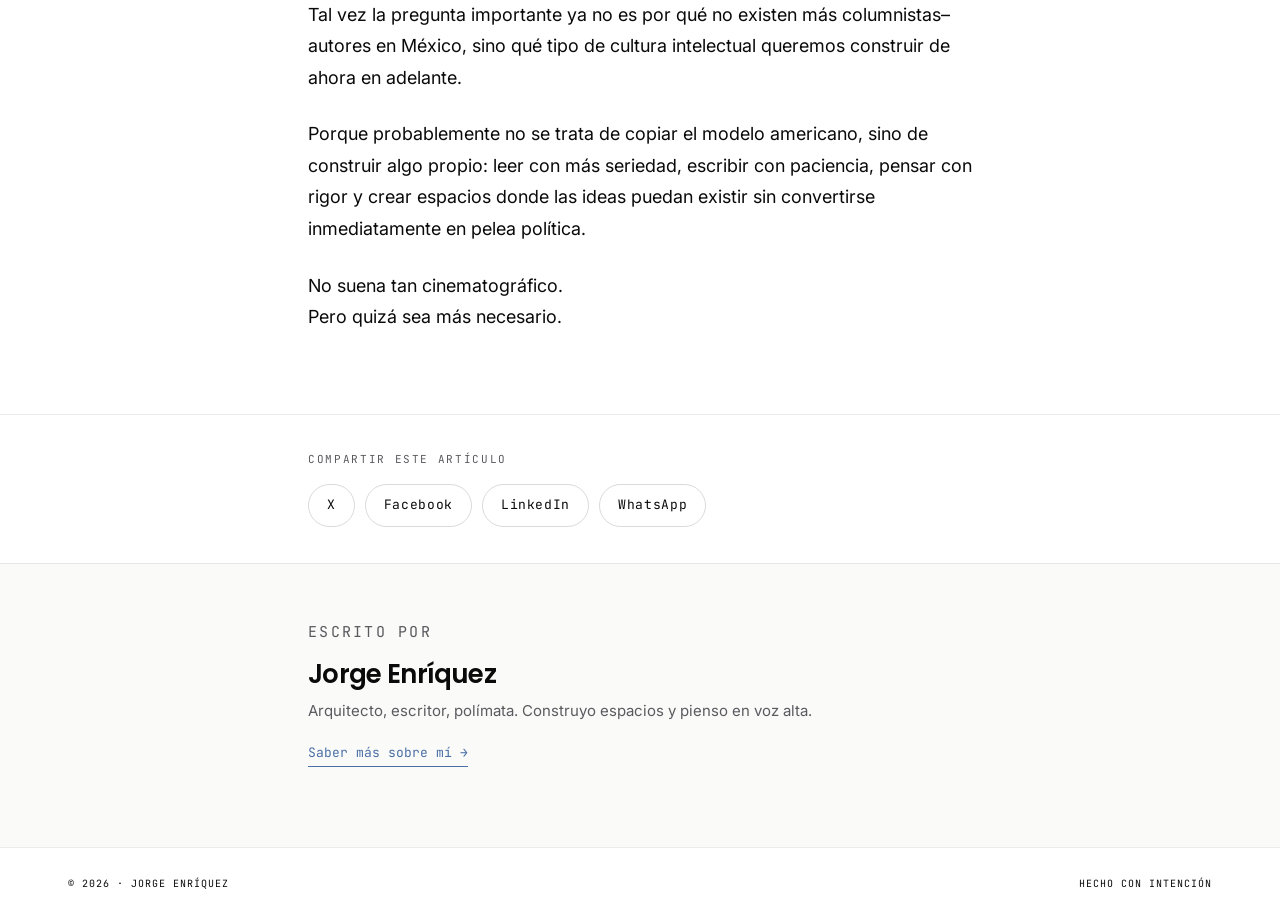
<file: articulos/el-mito-del-columnista.html>
<!DOCTYPE html>
<!--
=================================================================================
  PLANTILLA DE ARTÍCULO — ARQENRIQUEZ.COM
  -------------------------------------------------------------------------------
  CÓMO USAR ESTA PLANTILLA:
    1. Duplica este archivo.
    2. Muévelo a la carpeta /articulos/ con el nombre <slug>.html
       (mismo slug que pones en /data/articulos.js)
    3. Edita los puntos marcados con  ✏️  abajo.
    4. Añade la entrada correspondiente en /data/articulos.js
       (los nuevos arriba del array para que aparezcan primero).

  ZONAS QUE DEBES EDITAR (busca el emoji ✏️):
    - <title>                          ✏️ título + " · Jorge Enríquez"
    - <meta name="description">        ✏️ resumen del artículo
    - <meta property="og:title">       ✏️ mismo título
    - <meta property="og:description"> ✏️ mismo resumen
    - .article-category                ✏️ categoría en MAYÚSCULAS
    - .article-date                    ✏️ fecha legible (ej: "13 MAY 2026")
    - .article-read                    ✏️ tiempo de lectura (ej: "8 MIN")
    - <h1 class="article-title">       ✏️ título del artículo
    - <p class="article-lede">         ✏️ bajada / resumen del artículo
    - <div class="article-body">       ✏️ contenido del artículo (todo el cuerpo)
=================================================================================
-->
<html lang="es" data-theme="light">
<head>
  <meta charset="UTF-8">
  <meta name="viewport" content="width=device-width, initial-scale=1.0">

  <!-- ✏️ TÍTULO DEL ARTÍCULO + nombre del autor -->
  <title>El mito del columnista, y por qué en México casi no existe · Jorge Enríquez</title>
  <!-- ✏️ RESUMEN para SEO y para compartir en redes -->
  <meta name="description" content="Si quieres hablar de ideas, probablemente tendrás que hacerlo gratis.
Y si quieres vivir de ello, mejor dedícate a otra cosa.">
  <meta name="author" content="Jorge Enríquez">

  <!-- Open Graph (cuando alguien lo comparte en WhatsApp, LinkedIn, etc.) -->
  <meta property="og:title" content="El mito del columnista, y por qué en México casi no existe · Jorge Enríquez">
  <meta property="og:description" content="Si quieres hablar de ideas, probablemente tendrás que hacerlo gratis.
Y si quieres vivir de ello, mejor dedícate a otra cosa.">
  <meta property="og:type" content="article">
  <meta property="og:locale" content="es_MX">

  <!-- Twitter / X -->
  <meta name="twitter:card" content="summary_large_image">
  <meta name="twitter:title" content="El mito del columnista, y por qué en México casi no existe · Jorge Enríquez">
  <meta name="twitter:description" content="Si quieres hablar de ideas, probablemente tendrás que hacerlo gratis.
Y si quieres vivir de ello, mejor dedícate a otra cosa.">

  <link rel="icon" type="image/x-icon" href="/favicon.ico">
  <link rel="icon" type="image/svg+xml" href="/favicon.svg">
  <link rel="apple-touch-icon" sizes="180x180" href="/apple-touch-icon.png">

  <!-- Fuentes -->
  <link rel="preconnect" href="https://fonts.googleapis.com">
  <link rel="preconnect" href="https://fonts.gstatic.com" crossorigin>
  <link href="https://fonts.googleapis.com/css2?family=Poppins:wght@400;500;600;700;800&family=Inter:wght@400;500&family=JetBrains+Mono:wght@400;500&display=swap" rel="stylesheet">

  <!-- Estilos (ojo: ../ porque este archivo está dentro de /articulos/) -->
  <link rel="stylesheet" href="../css/styles.css">
</head>

<body>

  <!-- ====================================================================
       NAVBAR (mismo que la portada, pero los enlaces apuntan a ../index.html)
  ===================================================================== -->
  <nav class="nav" aria-label="Navegación principal">
    <a href="../index.html" class="logo" aria-label="Inicio · Jorge Enríquez">
      arq<i>·</i>enriquez
    </a>

    <button class="nav-toggle" id="navToggle" aria-label="Abrir menú" aria-expanded="false">
      <span></span>
      <span></span>
      <span></span>
    </button>

    <ul class="nav-links" id="navLinks">
      <li><a href="../index.html#blog">Blog</a></li>
      <li><a href="../index.html#proyectos">Proyectos</a></li>
      <li><a href="../index.html#sobre">Sobre mí</a></li>
      <li><a href="../index.html#cursos">Cursos</a></li>
      <li><a href="../index.html#contacto">Contacto</a></li>
      <li>
        <button class="theme-toggle" id="themeToggle" aria-label="Cambiar tema oscuro/claro" title="Cambiar tema">
          <span class="theme-icon">◐</span>
        </button>
      </li>
    </ul>
  </nav>


  <!-- ====================================================================
       ARTÍCULO
  ===================================================================== -->
  <main>
    <article class="article-page">

      <!-- HEADER DEL ARTÍCULO ============================================ -->
      <header class="article-header">
        <div class="container">
          <a href="../index.html#blog" class="article-back">← Volver al blog</a>

          <p class="article-meta-line">
            <!-- ✏️ CATEGORÍA -->
            <span class="article-category">RANDOM</span>
            <span class="article-meta-sep">·</span>
            <!-- ✏️ FECHA LEGIBLE -->
            <span class="article-date">13 MAY 2026</span>
            <span class="article-meta-sep">·</span>
            <!-- ✏️ TIEMPO DE LECTURA -->
            <span class="article-read">8 MIN</span>
          </p>

          <!-- ✏️ TÍTULO DEL ARTÍCULO -->
          <h1 class="article-title">El mito del columnista, y por qué en México casi no existe</h1>

          <!-- ✏️ BAJADA / SUBTÍTULO / RESUMEN -->
          <p class="article-lede">
            Si quieres hablar de ideas, probablemente tendrás que hacerlo gratis.<br>
            Y si quieres vivir de ello, mejor dedícate a otra cosa."
          </p>
        </div>
      </header>


      <!-- ================================================================
           IMAGEN PRINCIPAL DEL ARTÍCULO (HERO)
           ----------------------------------------------------------------
           ✏️ Reemplaza el src con el slug del artículo:
              ../assets/images/articulos/<slug>.jpg
           ✏️ Edita el alt con una descripción accesible (1 frase).
           ✏️ Si NO quieres imagen en este artículo, elimina todo el <figure>.

           CONVENCIÓN PARA GUARDAR LA IMAGEN:
             - Carpeta:  /assets/images/articulos/
             - Nombre:   <slug>.jpg   (mismo slug del artículo, en kebab-case)
             - Tamaño ideal: 1600 × 900 px (proporción 16:9, horizontal)
             - Peso:     menos de 300 KB (comprime con tinypng.com)
      ================================================================ -->
      <figure class="article-hero">
        <img src="../assets/images/articulos/el-mito-del-columnista.jpg" alt="Periódico abierto sobre una mesa">
      </figure>


      <!-- CUERPO DEL ARTÍCULO ============================================
           Aquí va el contenido. Las etiquetas disponibles son:
             <p>            párrafo normal
             <h2>           sección
             <h3>           subsección
             <blockquote>   cita destacada
             <ul>/<ol>      listas
             <a href="">    enlaces
             <strong>       énfasis fuerte (negrita)
             <em>           énfasis sutil (cursiva)
             <code>         fragmento de código en línea
             <pre><code>    bloque de código
             <img src="" alt="">  imagen
             <figure><figcaption> imagen con leyenda
           Todas tienen estilo automático — no necesitas añadir clases.
      ================================================================ -->
      <div class="article-body">
        <div class="container">

          <!-- ✏️ EMPIEZA AQUÍ EL CONTENIDO DE TU ARTÍCULO -->

          
           <h1>El mito del columnista / autor y por qué en México casi no existe</h1>
          <p></p>
          <p>
          Existe una figura muy particular que aparece constantemente en películas, 
          series y novelas norteamericanas: el escritor intelectual que vive de sus ideas. 
          El periodista que publica columnas semanales, escribe ensayos, reflexiona 
          sobre cultura, tecnología o filosofía, y eventualmente publica sus propios libros.
          </p>

          <p>
          Casi siempre vive en Nueva York. Tiene una biblioteca enorme, una máquina de 
          escribir o una laptop minimalista, café caliente sobre el escritorio y una vida 
          aparentemente dedicada a pensar.
          </p>

          <p>
          Es una idea profundamente romántica.
          </p>

          <p>
          Y también, <em>-al menos desde México o Latinoamérica-</em> una idea extrañamente
           lejana.
          </p>

          <h2>El problema no es que aquí no existan escritores</h2>

          <p>
          México sí tiene autores. Y también tiene columnistas.
          </p>

          <p>
          El problema es otro: <em>casi todos orbitan alrededor de la 
            <strong>política.</strong></em>
          </p>

          <p>
          La mayoría de los espacios “serios” de opinión pública están dedicados al 
          análisis político, la coyuntura electoral, el conflicto ideológico o, en 
          muchos casos, al <strong>narcotráfico y la violencia</strong>. Y aunque esos temas son 
          importantes, terminan absorbiendo prácticamente toda la conversación 
          intelectual visible.
          </p>

          <p>
          Mientras tanto, otros temas parecen quedarse fuera del radar: la divulgación 
          científica, la filosofía cotidiana, la tecnología, el urbanismo, la cultura 
          digital o simplemente el pensamiento contemporáneo en general. Especialmente 
          entre gente joven.
          </p>

          <p>
          Porque sí existen personas interesadas en esos temas. Lo raro es encontrarlas 
          viviendo profesionalmente de escribir sobre ellos.
          </p>

          <h2>Los nuevos autores ya no vienen del periodismo tradicional</h2>
          <p>
          Curiosamente, algunas de las figuras más cercanas a ese modelo intelectual 
          contemporáneo no salieron de periódicos ni revistas tradicionales.
          </p>
          <p>
          Aparecieron desde internet.
          </p>
          <p>
          Casos como <em>Roberto Martínez</em> o <em>Farid Dieck</em> construyeron 
          audiencia directamente desde podcasts, YouTube o redes sociales. Primero 
          crearon comunidad. Después llegaron los libros.
          </p>
          <p>
          Eso ya dice mucho sobre el estado actual del ecosistema cultural en México.
          </p>
          <p>
          Hoy parece más viable construir una carrera intelectual desde un micrófono 
          y una cámara que desde una columna editorial.
          </p>
          <p>
          Y quizá eso no sea necesariamente malo.
          </p>

          <h2>En Estados Unidos sí existe un mercado para las ideas</h2>
          <p>
          Cuando uno observa el panorama estadounidense, el contraste es muy evidente.
          </p>
          <p>
          Figuras como <strong>Cal Newport</strong>, <strong>Malcolm Gladwell</strong> 
          o <strong>Ryan Holiday</strong> han logrado construir carreras enteras 
          alrededor de escribir, investigar y conectar ideas.
          </p>
          <p>
          No viven solamente de <em>"opinar"</em>. Viven de pensar.
          </p>
          <p>
          Y eso es posible porque existe toda una infraestructura cultural que sostiene 
          ese tipo de trabajo: editoriales fuertes, revistas especializadas, newsletters, 
          podcasts, universidades y, sobre todo, una audiencia dispuesta a pagar por 
          pensamiento de largo aliento.
          </p>

          <p>
          En Latinoamérica, en cambio, muchas veces pareciera que las ideas tienen poco 
          valor económico… a menos que generen <em>conflicto inmediato</em>.
          </p>

          <blockquote>
          <p>
          “En México sí hay escritores. Lo raro es encontrar espacios donde pensar 
          tenga valor por sí mismo.”
          </p>
          </blockquote>

          <h2>El ecosistema empuja a elegir entre política o invisibilidad</h2>
          <p>
          Tal vez la consecuencia más interesante de todo esto es que muchos jóvenes 
          terminan recibiendo un mensaje implícito:
          </p>
          <p>
          Si quieres ser tomado en serio, habla de política.<br>
          Si quieres hablar de ideas, probablemente tendrás que hacerlo gratis.<br>
          Y si quieres vivir de ello, <em>mejor dedícate a otra cosa</em>.
          </p>
          <p>
          Eso termina moldeando la cultura intelectual completa.
          </p>
          <p>
          Porque no solo afecta a quienes escriben. También afecta a quienes leen. 
          Poco a poco, la conversación pública se acostumbra a consumir únicamente 
          reacción inmediata: escándalo, opinión rápida, conflicto y polarización.
          </p>
          <p>
          Pensar despacio y profundo deja de ser rentable.
          </p>

          <h2>Tal vez el problema no sea la falta de talento</h2>

          <p>
          Sería fácil concluir que en México simplemente “no hay nivel” para 
          desarrollar ese tipo de figuras intelectuales contemporáneas. 
          Pero probablemente eso sería falso.
          </p>
          <p>
          El talento existe. La curiosidad también.
          </p>
          <p>
          Lo que parece faltar es un ecosistema que premie la profundidad y no 
          únicamente la inmediatez. Y quizá por eso internet representa una 
          oportunidad interesante: por primera vez, alguien puede construir una 
          audiencia sin pedir permiso a un periódico o una televisora.
          </p>

          <h2>¿Qué tendríamos que estar haciendo?</h2>
          <p>
          Tal vez la pregunta importante ya no es por qué no existen más 
          columnistas–autores en México, sino qué tipo de cultura intelectual 
          queremos construir de ahora en adelante.
          </p>
          <p>
          Porque probablemente no se trata de copiar el modelo americano, sino de 
          construir algo propio: leer con más seriedad, escribir con paciencia, 
          pensar con rigor y crear espacios donde las ideas puedan existir sin 
          convertirse inmediatamente en pelea política.
          </p>
          <p>
          No suena tan cinematográfico.<br>
          Pero quizá sea más necesario.
          </p>
          <!-- ✏️ TERMINA AQUÍ EL CONTENIDO -->

        </div>
      </div>


      <!-- BLOQUE FINAL — SOBRE EL AUTOR ================================== -->
      <footer class="article-footer">
        <div class="container">
          <div class="article-author">
            <p class="article-author-tag">ESCRITO POR</p>
            <h3>Jorge Enríquez</h3>
            <p>Arquitecto, escritor, polímata. Construyo espacios y pienso en voz alta.</p>
            <a href="../index.html#sobre" class="article-author-link">Saber más sobre mí →</a>
          </div>
        </div>
      </footer>

    </article>
  </main>


  <!-- ====================================================================
       FOOTER (mismo que la portada)
  ===================================================================== -->
  <footer class="footer">
    <div class="container footer-inner">
      <p>© <span id="currentYear">2026</span> · JORGE ENRÍQUEZ</p>
      <p>HECHO CON INTENCIÓN</p>
    </div>
  </footer>


  <!-- ====================================================================
       JAVASCRIPT (mismo que la portada)
  ===================================================================== -->
  <script src="../js/script.js" defer></script>

</body>
</html>
</file>
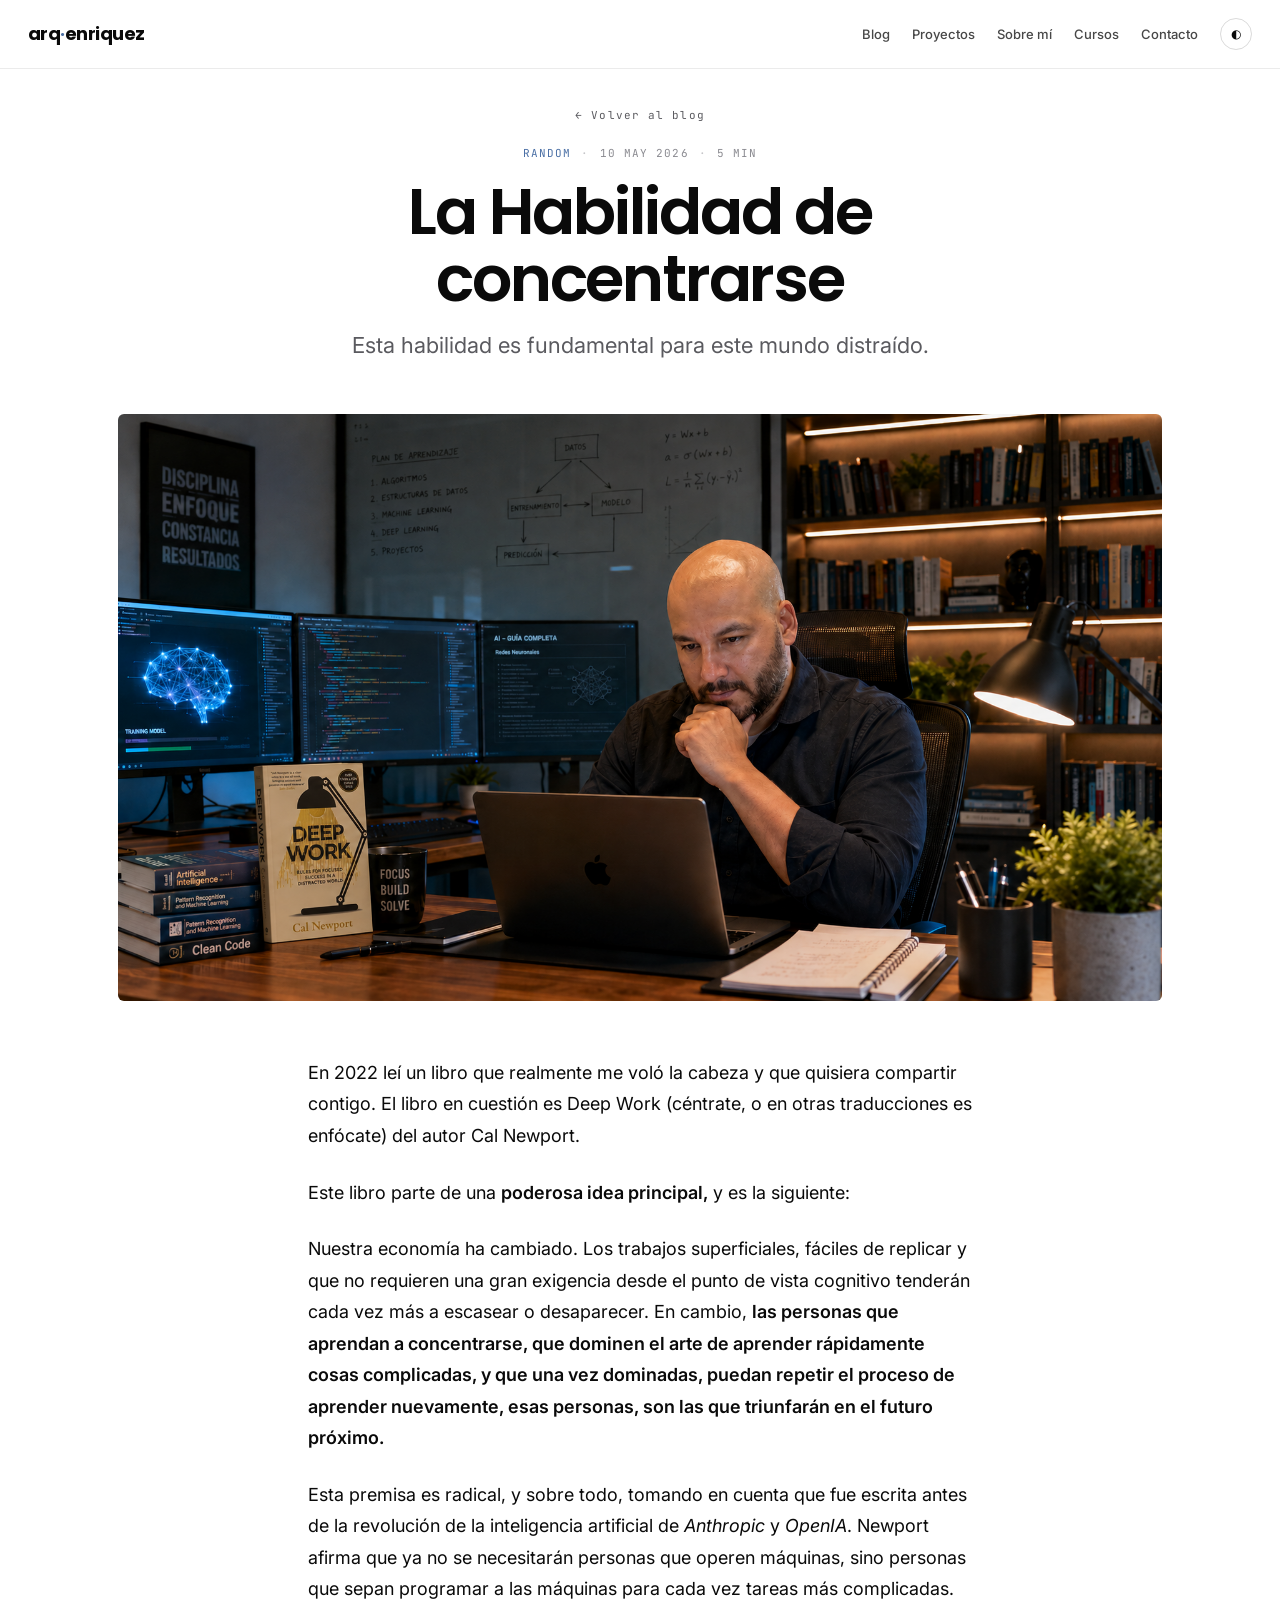
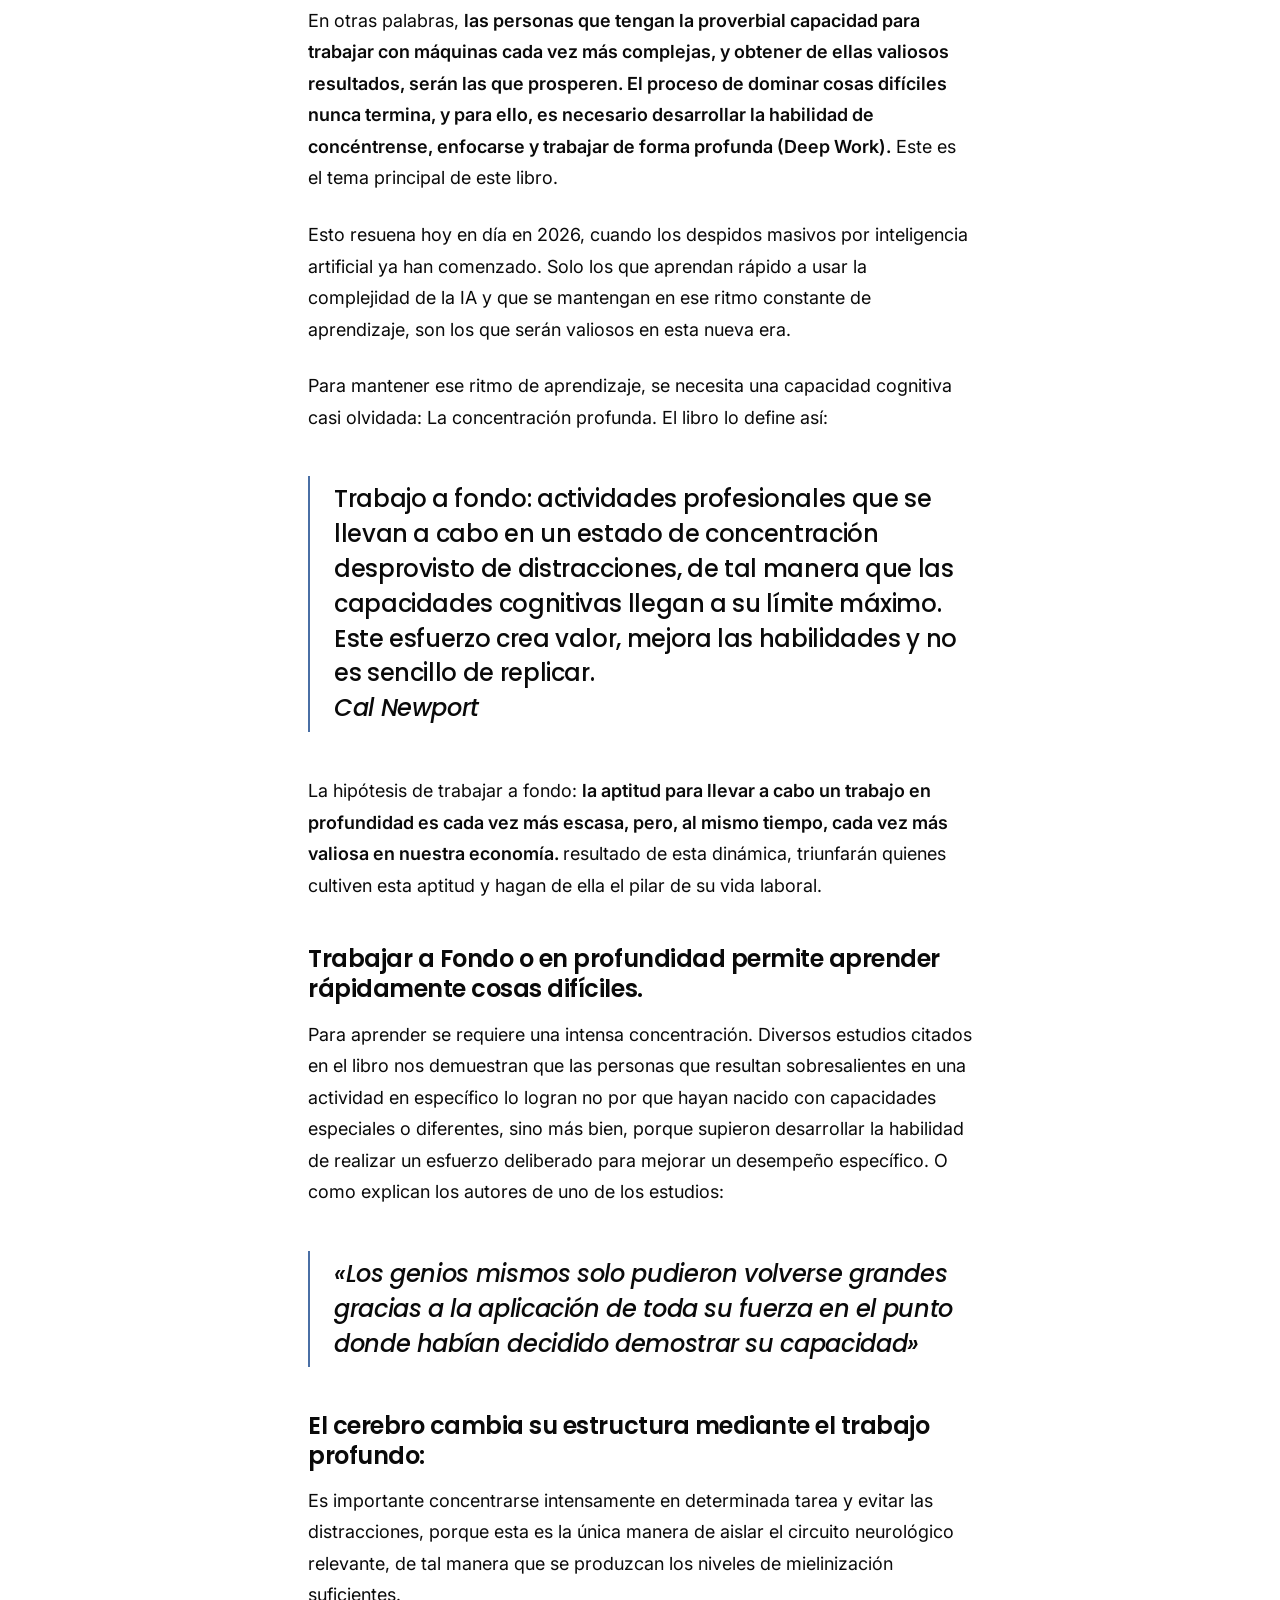
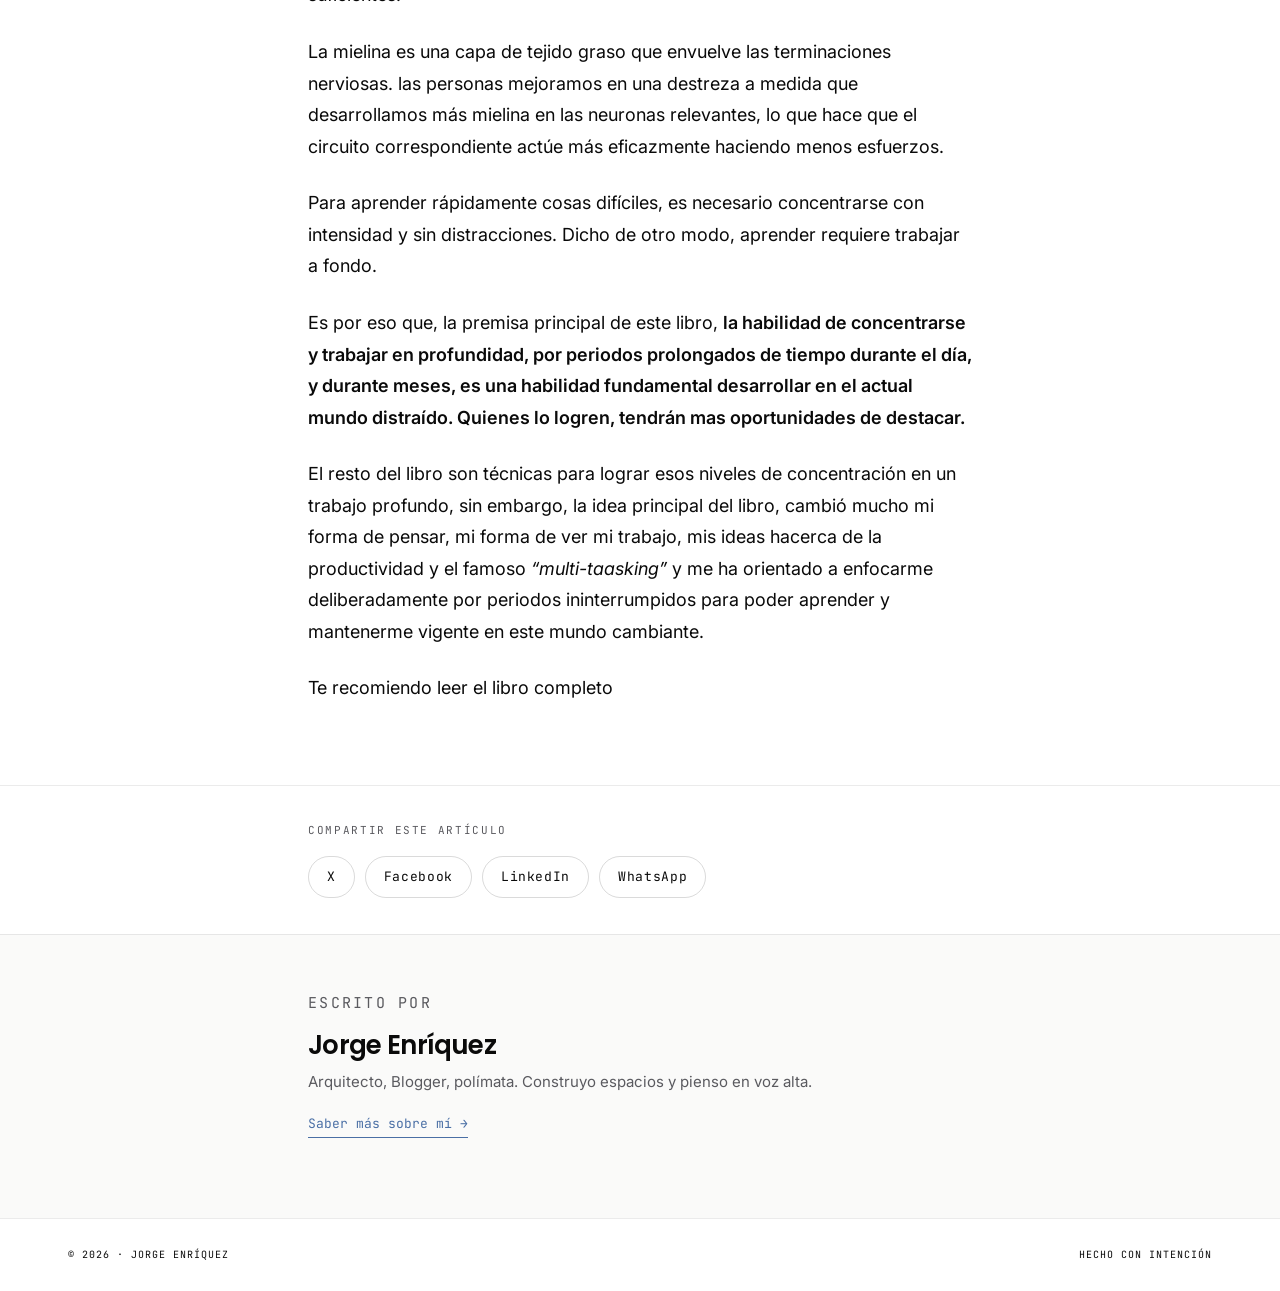
<file: articulos/la-habilidad-de-concentrarse.html>
<!DOCTYPE html>
<!--
=================================================================================
  PLANTILLA DE ARTÍCULO — ARQENRIQUEZ.COM
  -------------------------------------------------------------------------------
  CÓMO USAR ESTA PLANTILLA:
    1. Duplica este archivo.
    2. Muévelo a la carpeta /articulos/ con el nombre <slug>.html
       (mismo slug que pones en /data/articulos.js)
    3. Edita los puntos marcados con  ✏️  abajo.
    4. Añade la entrada correspondiente en /data/articulos.js
       (los nuevos arriba del array para que aparezcan primero).

  ZONAS QUE DEBES EDITAR (busca el emoji ✏️):
    - <title>                          ✏️ título + " · Jorge Enríquez"
    - <meta name="description">        ✏️ resumen del artículo
    - <meta property="og:title">       ✏️ mismo título
    - <meta property="og:description"> ✏️ mismo resumen
    - .article-category                ✏️ categoría en MAYÚSCULAS
    - .article-date                    ✏️ fecha legible (ej: "13 MAY 2026")
    - .article-read                    ✏️ tiempo de lectura (ej: "8 MIN")
    - <h1 class="article-title">       ✏️ título del artículo
    - <p class="article-lede">         ✏️ bajada / resumen del artículo
    - <div class="article-body">       ✏️ contenido del artículo (todo el cuerpo)
=================================================================================
-->
<html lang="es" data-theme="light">
<head>
  <meta charset="UTF-8">
  <meta name="viewport" content="width=device-width, initial-scale=1.0">

  <!-- ✏️ TÍTULO DEL ARTÍCULO + nombre del autor -->
  <title>La Habilidad de concentrarse · Jorge Enríquez</title>
  <!-- ✏️ RESUMEN para SEO y para compartir en redes -->
  <meta name="description" content="¿Cuántas horas de tu vida le dedicaste este año al aprendizaje y a tu crecimiento?">
  <meta name="author" content="Jorge Enríquez">

  <!-- Open Graph (cuando alguien lo comparte en WhatsApp, LinkedIn, etc.) -->
  <meta property="og:title" content="La Habilidad de concentrarse · Jorge Enríquez">
  <meta property="og:description" content="La Habilidad de concentrarse · Jorge Enríquez">
  <meta property="og:type" content="article">
  <meta property="og:locale" content="es_MX">

  <!-- Twitter / X -->
  <meta name="twitter:card" content="summary_large_image">
  <meta name="twitter:title" content="La Habilidad de concentrarse · Jorge Enríquez">
  <meta name="twitter:description" content="La Habilidad de concentrarse · Jorge Enríquez">

  <link rel="icon" type="image/x-icon" href="/favicon.ico">
  <link rel="icon" type="image/svg+xml" href="/favicon.svg">
  <link rel="apple-touch-icon" sizes="180x180" href="/apple-touch-icon.png">

  <!-- Fuentes -->
  <link rel="preconnect" href="https://fonts.googleapis.com">
  <link rel="preconnect" href="https://fonts.gstatic.com" crossorigin>
  <link href="https://fonts.googleapis.com/css2?family=Poppins:wght@400;500;600;700;800&family=Inter:wght@400;500&family=JetBrains+Mono:wght@400;500&display=swap" rel="stylesheet">

  <!-- Estilos (ojo: ../ porque este archivo está dentro de /articulos/) -->
  <link rel="stylesheet" href="../css/styles.css">
</head>

<body>

  <!-- ====================================================================
       NAVBAR (mismo que la portada, pero los enlaces apuntan a ../index.html)
  ===================================================================== -->
  <nav class="nav" aria-label="Navegación principal">
    <a href="../index.html" class="logo" aria-label="Inicio · Jorge Enríquez">
      arq<i>·</i>enriquez
    </a>

    <button class="nav-toggle" id="navToggle" aria-label="Abrir menú" aria-expanded="false">
      <span></span>
      <span></span>
      <span></span>
    </button>

    <ul class="nav-links" id="navLinks">
      <li><a href="../index.html#blog">Blog</a></li>
      <li><a href="../index.html#proyectos">Proyectos</a></li>
      <li><a href="../index.html#sobre">Sobre mí</a></li>
      <li><a href="../index.html#cursos">Cursos</a></li>
      <li><a href="../index.html#contacto">Contacto</a></li>
      <li>
        <button class="theme-toggle" id="themeToggle" aria-label="Cambiar tema oscuro/claro" title="Cambiar tema">
          <span class="theme-icon">◐</span>
        </button>
      </li>
    </ul>
  </nav>


  <!-- ====================================================================
       ARTÍCULO
  ===================================================================== -->
  <main>
    <article class="article-page">

      <!-- HEADER DEL ARTÍCULO ============================================ -->
      <header class="article-header">
        <div class="container">
          <a href="../index.html#blog" class="article-back">← Volver al blog</a>

          <p class="article-meta-line">
            <!-- ✏️ CATEGORÍA -->
            <span class="article-category">RANDOM</span>
            <span class="article-meta-sep">·</span>
            <!-- ✏️ FECHA LEGIBLE -->
            <span class="article-date">10 MAY 2026</span>
            <span class="article-meta-sep">·</span>
            <!-- ✏️ TIEMPO DE LECTURA -->
            <span class="article-read">5 MIN</span>
          </p>

          <!-- ✏️ TÍTULO DEL ARTÍCULO -->
          <h1 class="article-title">La Habilidad de concentrarse</h1>

          <!-- ✏️ BAJADA / SUBTÍTULO / RESUMEN -->
          <p class="article-lede">
          Esta habilidad es fundamental para este mundo distraído.
          </p>
        </div>
      </header>


      <!-- IMAGEN PRINCIPAL DEL ARTÍCULO -->
      <figure class="article-hero">
        <img src="../assets/images/articulos/la-habilidad-de-concentrarse.jpg" alt="Trabajo Profundo">
      </figure>


      <!-- CUERPO DEL ARTÍCULO ============================================
           Aquí va el contenido. Las etiquetas disponibles son:
             <p>            párrafo normal
             <h2>           sección
             <h3>           subsección
             <blockquote>   cita destacada
             <ul>/<ol>      listas
             <a href="">    enlaces
             <strong>       énfasis fuerte (negrita)
             <em>           énfasis sutil (cursiva)
             <code>         fragmento de código en línea
             <pre><code>    bloque de código
             <img src="" alt="">  imagen
             <figure><figcaption> imagen con leyenda
           Todas tienen estilo automático — no necesitas añadir clases.
      ================================================================ -->
      <div class="article-body">
        <div class="container">

          <!-- ✏️ EMPIEZA AQUÍ EL CONTENIDO DE TU ARTÍCULO -->

          <p>
            En 2022 leí un libro que realmente me voló la cabeza y que quisiera compartir contigo. 
            El libro en cuestión es Deep Work (céntrate, o en otras traducciones es enfócate) del 
            autor Cal Newport.
          </p>
          <p>
            Este libro parte de una <strong>poderosa idea principal,</strong> y es la siguiente:
          </p>
          <p>
            Nuestra economía ha cambiado. Los trabajos superficiales, fáciles de replicar y que no requieren 
            una gran exigencia desde el punto de vista cognitivo tenderán cada vez más a escasear o 
            desaparecer. En cambio, <strong>las personas que aprendan a concentrarse, que dominen el arte de 
            aprender rápidamente cosas complicadas, y que una vez dominadas, puedan repetir el proceso de 
            aprender nuevamente, esas personas, son las que triunfarán en el futuro próximo.</strong>
          </p>
          <p>
            Esta premisa es radical, y sobre todo, tomando en cuenta que fue escrita antes de la revolución 
            de la inteligencia artificial de <em>Anthropic</em> y <em>OpenIA</em>. Newport afirma que ya no se necesitarán 
            personas que operen máquinas, sino personas que sepan programar a las máquinas para cada vez 
            tareas más complicadas. En otras palabras, <strong>las personas que tengan la proverbial capacidad 
            para trabajar con máquinas cada vez más complejas, y obtener de ellas valiosos resultados, serán 
            las que prosperen. El proceso de dominar cosas difíciles nunca termina, y para ello, es necesario 
            desarrollar la habilidad de concéntrense, enfocarse y trabajar de forma profunda 
            (Deep Work).</strong> Este es el tema principal de este libro.
          </p>
          <p>
            Esto resuena hoy en día en 2026, cuando los despidos masivos por inteligencia artificial ya han 
            comenzado. Solo los que aprendan rápido a usar la complejidad de la IA y que se mantengan en ese 
            ritmo constante de aprendizaje, son los que serán valiosos en esta nueva era. 
          </p>
          <p>
            Para mantener ese ritmo de aprendizaje, se necesita una capacidad cognitiva casi olvidada: La 
            concentración profunda. El libro lo define así:
          </p>
          <blockquote>
            Trabajo a fondo: actividades profesionales que se llevan a cabo en un estado de concentración 
            desprovisto de distracciones, de tal manera que las capacidades cognitivas llegan a su límite 
            máximo. Este esfuerzo crea valor, mejora las habilidades y no es sencillo de replicar.
            <br><em>Cal Newport</em>
          </blockquote>
          <p>
            La hipótesis de trabajar a fondo: <strong>la aptitud para llevar a cabo un trabajo
            en profundidad es cada vez más escasa, pero, al mismo tiempo, cada vez más 
            valiosa en nuestra economía. </strong> resultado de esta dinámica, triunfarán 
            quienes cultiven esta aptitud y hagan de ella el pilar de su vida laboral.
          </p>
          <h3>
            Trabajar a Fondo o en profundidad permite aprender rápidamente cosas difíciles.
          </h3>
          <p>
            Para aprender se requiere una intensa concentración. Diversos estudios citados en el libro nos 
            demuestran que las personas que resultan sobresalientes en una actividad en específico lo 
            logran no por que hayan nacido con capacidades especiales o diferentes, sino más bien, porque 
            supieron desarrollar la habilidad de realizar un esfuerzo deliberado para mejorar un desempeño 
            específico. O como explican los autores de uno de los estudios:
          </p>
          <blockquote>
            <em>«Los genios mismos solo pudieron volverse grandes gracias a la aplicación de toda su fuerza 
              en el punto donde habían decidido demostrar su capacidad»</em>
          </blockquote>
          <h3>
            El cerebro cambia su estructura mediante el trabajo profundo:
          </h3>
          <p>
            Es importante concentrarse intensamente en determinada tarea y evitar las distracciones, 
            porque esta es la única manera de aislar el circuito neurológico relevante, de tal manera que 
            se produzcan los niveles de mielinización suficientes.
          </p>
          <p>
            La mielina es una capa de tejido graso que envuelve las terminaciones nerviosas. las personas 
            mejoramos en una destreza a medida que desarrollamos más mielina en las neuronas relevantes, 
            lo que hace que el circuito correspondiente actúe más eficazmente haciendo menos esfuerzos.
          </p>
          <p>
            Para aprender rápidamente cosas difíciles, es necesario concentrarse con intensidad y sin 
            distracciones. Dicho de otro modo, aprender requiere trabajar a fondo.
          </p>
          <p>
            Es por eso que, la premisa principal de este libro, <strong>la habilidad de concentrarse y 
              trabajar en profundidad, por periodos prolongados de tiempo durante el día, y durante meses, 
              es una habilidad fundamental desarrollar en el actual mundo distraído. Quienes lo logren, 
              tendrán mas oportunidades de destacar.</strong>
          </p>
          <p>
            El resto del libro son técnicas para lograr esos niveles de concentración en un trabajo profundo, 
            sin embargo, la idea principal del libro, cambió mucho mi forma de pensar, mi forma de ver mi 
            trabajo, mis ideas hacerca de la productividad y el famoso <em>“multi-taasking”</em> y me ha 
            orientado a enfocarme deliberadamente por periodos ininterrumpidos para poder aprender y 
            mantenerme vigente en este mundo cambiante. 
          </p>
          <p>
            Te recomiendo leer el libro completo
          </p>

          <!-- ✏️ TERMINA AQUÍ EL CONTENIDO -->

        </div>
      </div>


      <!-- BLOQUE FINAL — SOBRE EL AUTOR ================================== -->
      <footer class="article-footer">
        <div class="container">
          <div class="article-author">
            <p class="article-author-tag">ESCRITO POR</p>
            <h3>Jorge Enríquez</h3>
            <p>Arquitecto, Blogger, polímata. Construyo espacios y pienso en voz alta.</p>
            <a href="../index.html#sobre" class="article-author-link">Saber más sobre mí →</a>
          </div>
        </div>
      </footer>

    </article>
  </main>


  <!-- ====================================================================
       FOOTER (mismo que la portada)
  ===================================================================== -->
  <footer class="footer">
    <div class="container footer-inner">
      <p>© <span id="currentYear">2026</span> · JORGE ENRÍQUEZ</p>
      <p>HECHO CON INTENCIÓN</p>
    </div>
  </footer>


  <!-- ====================================================================
       JAVASCRIPT (mismo que la portada)
  ===================================================================== -->
  <script src="../js/script.js" defer></script>

</body>
</html>
</file>
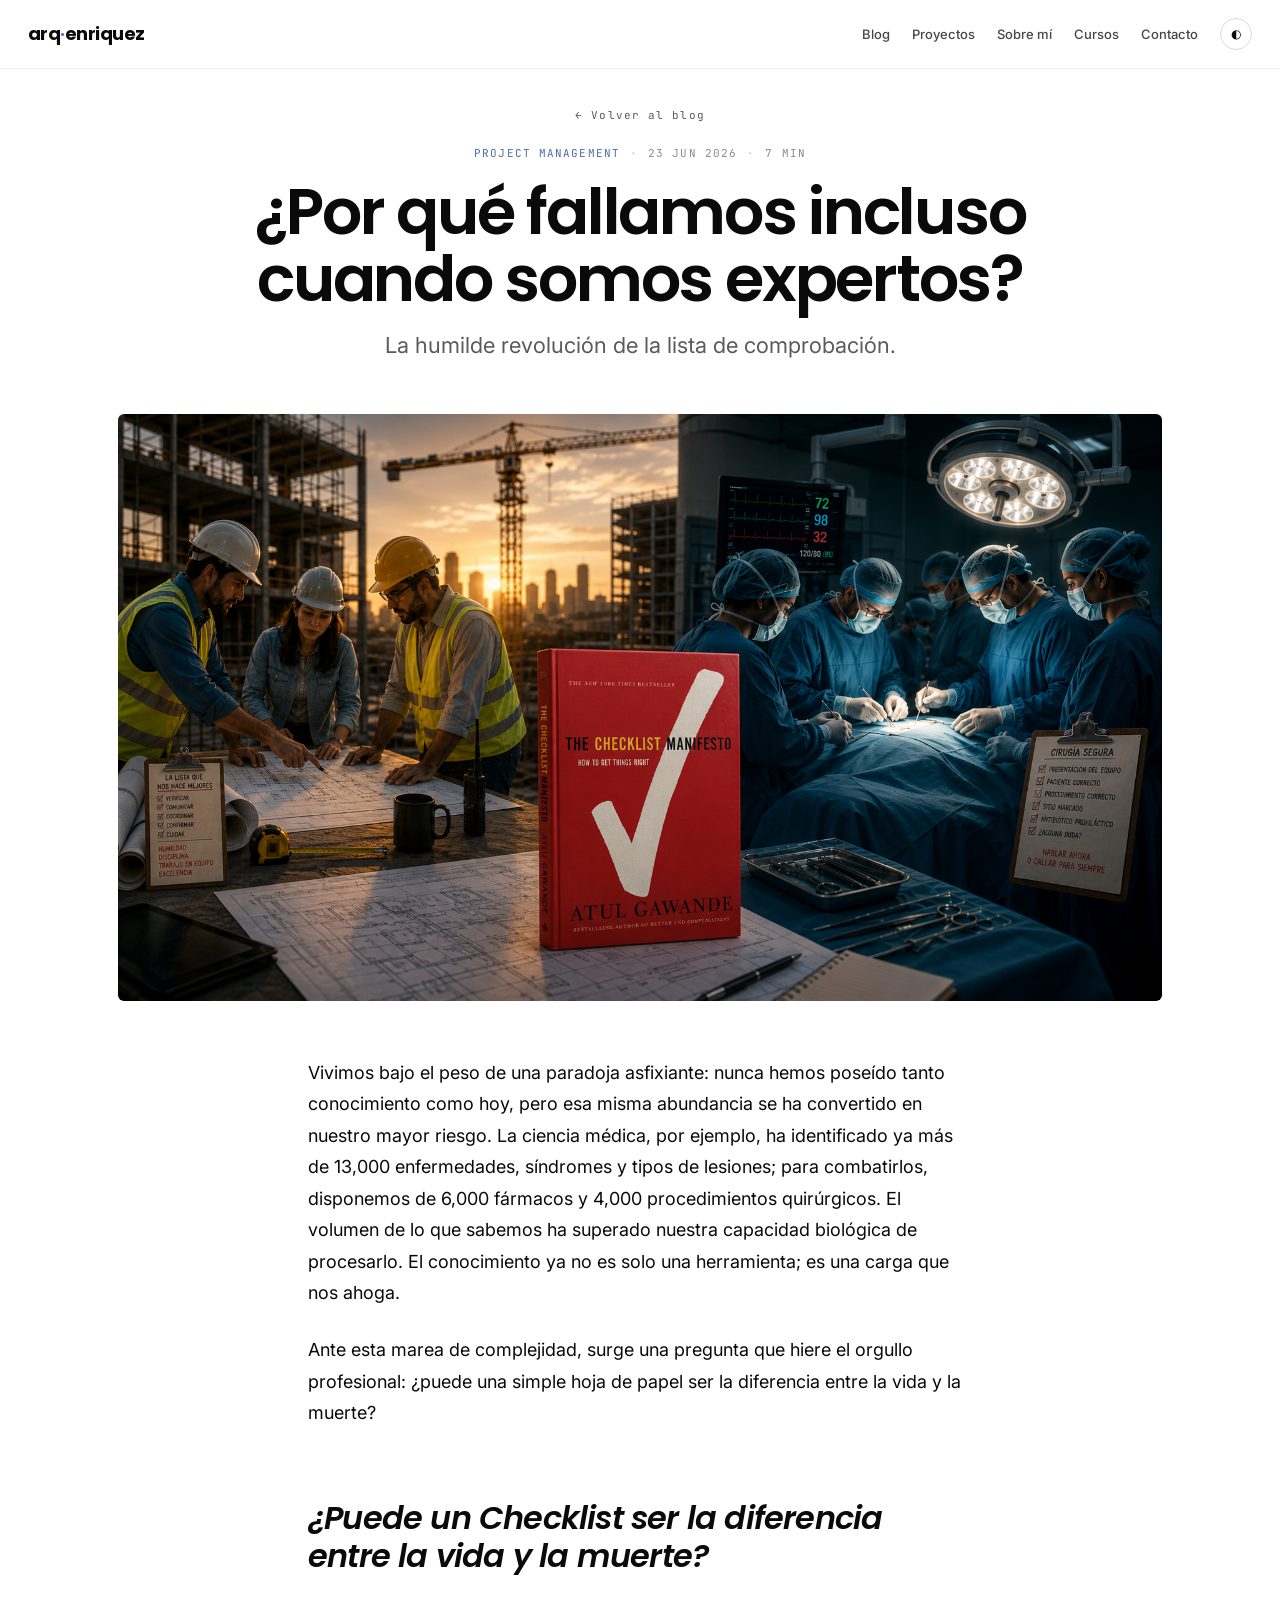
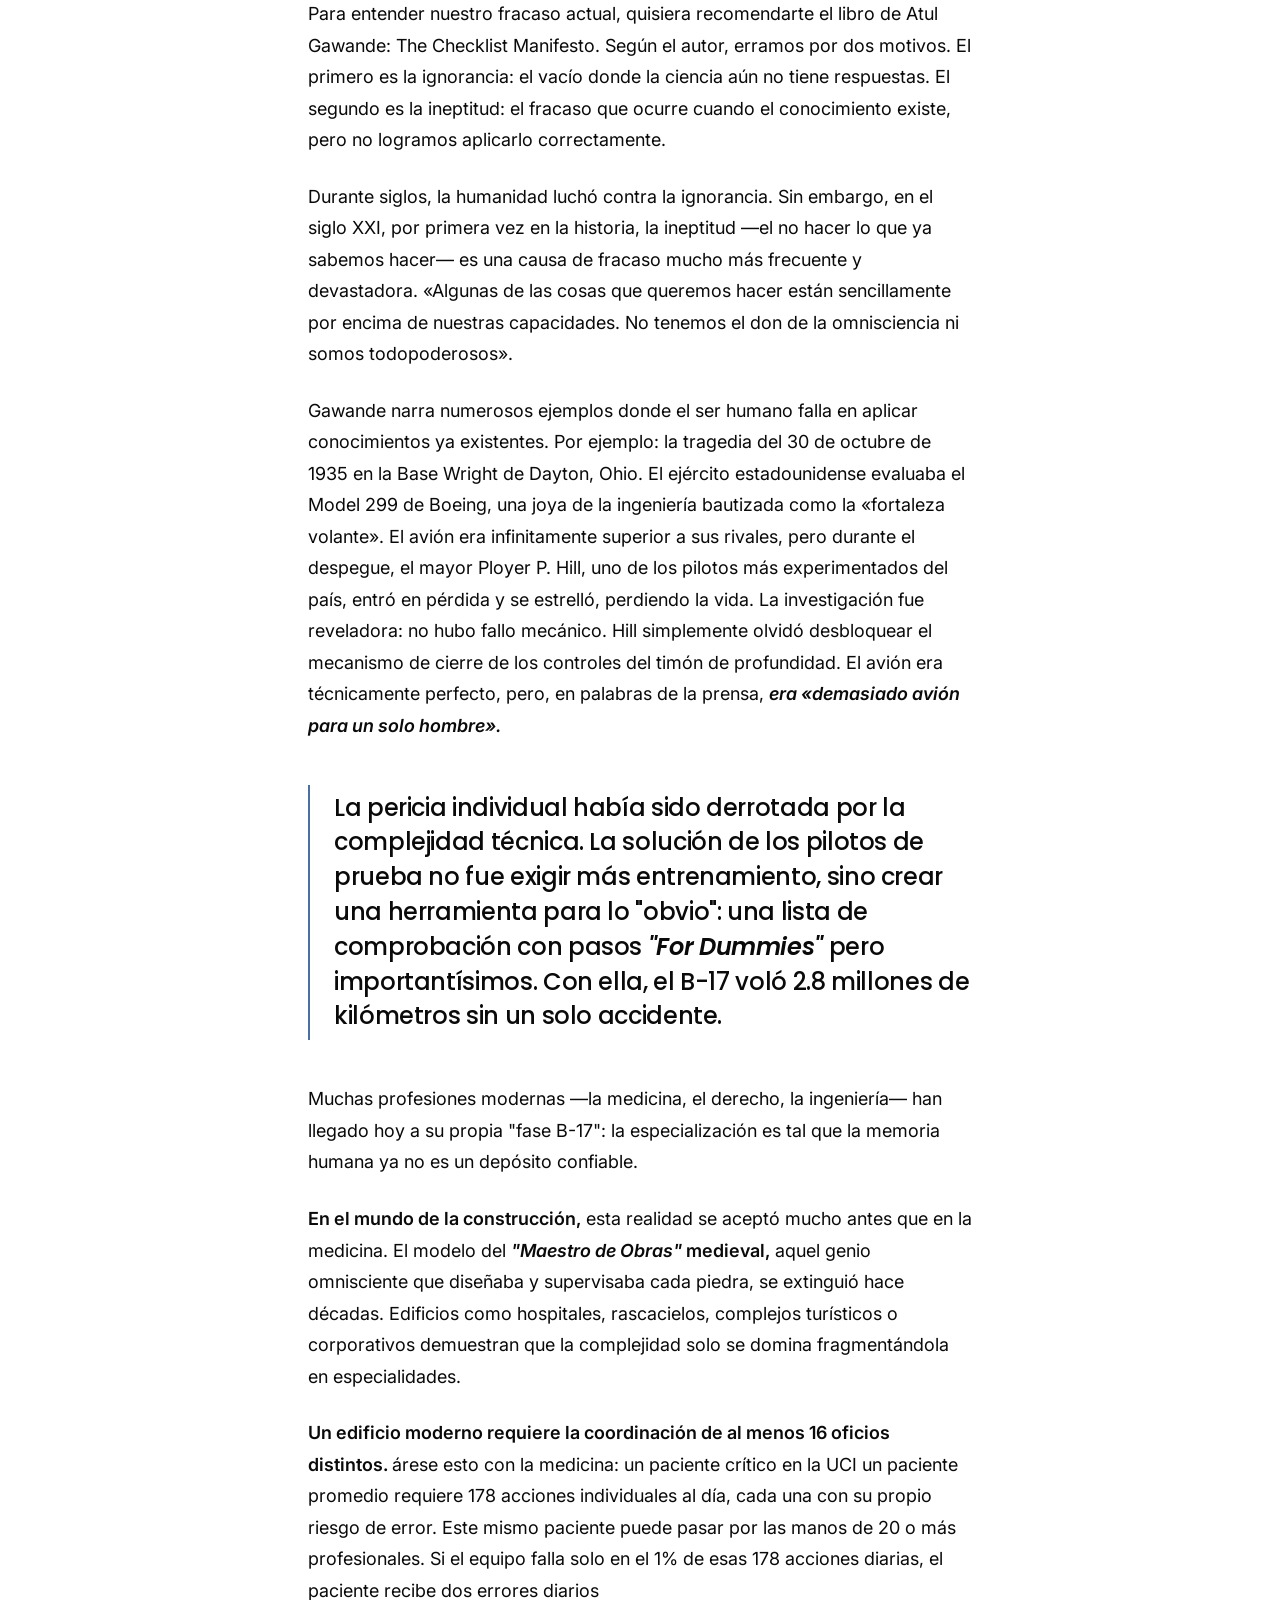
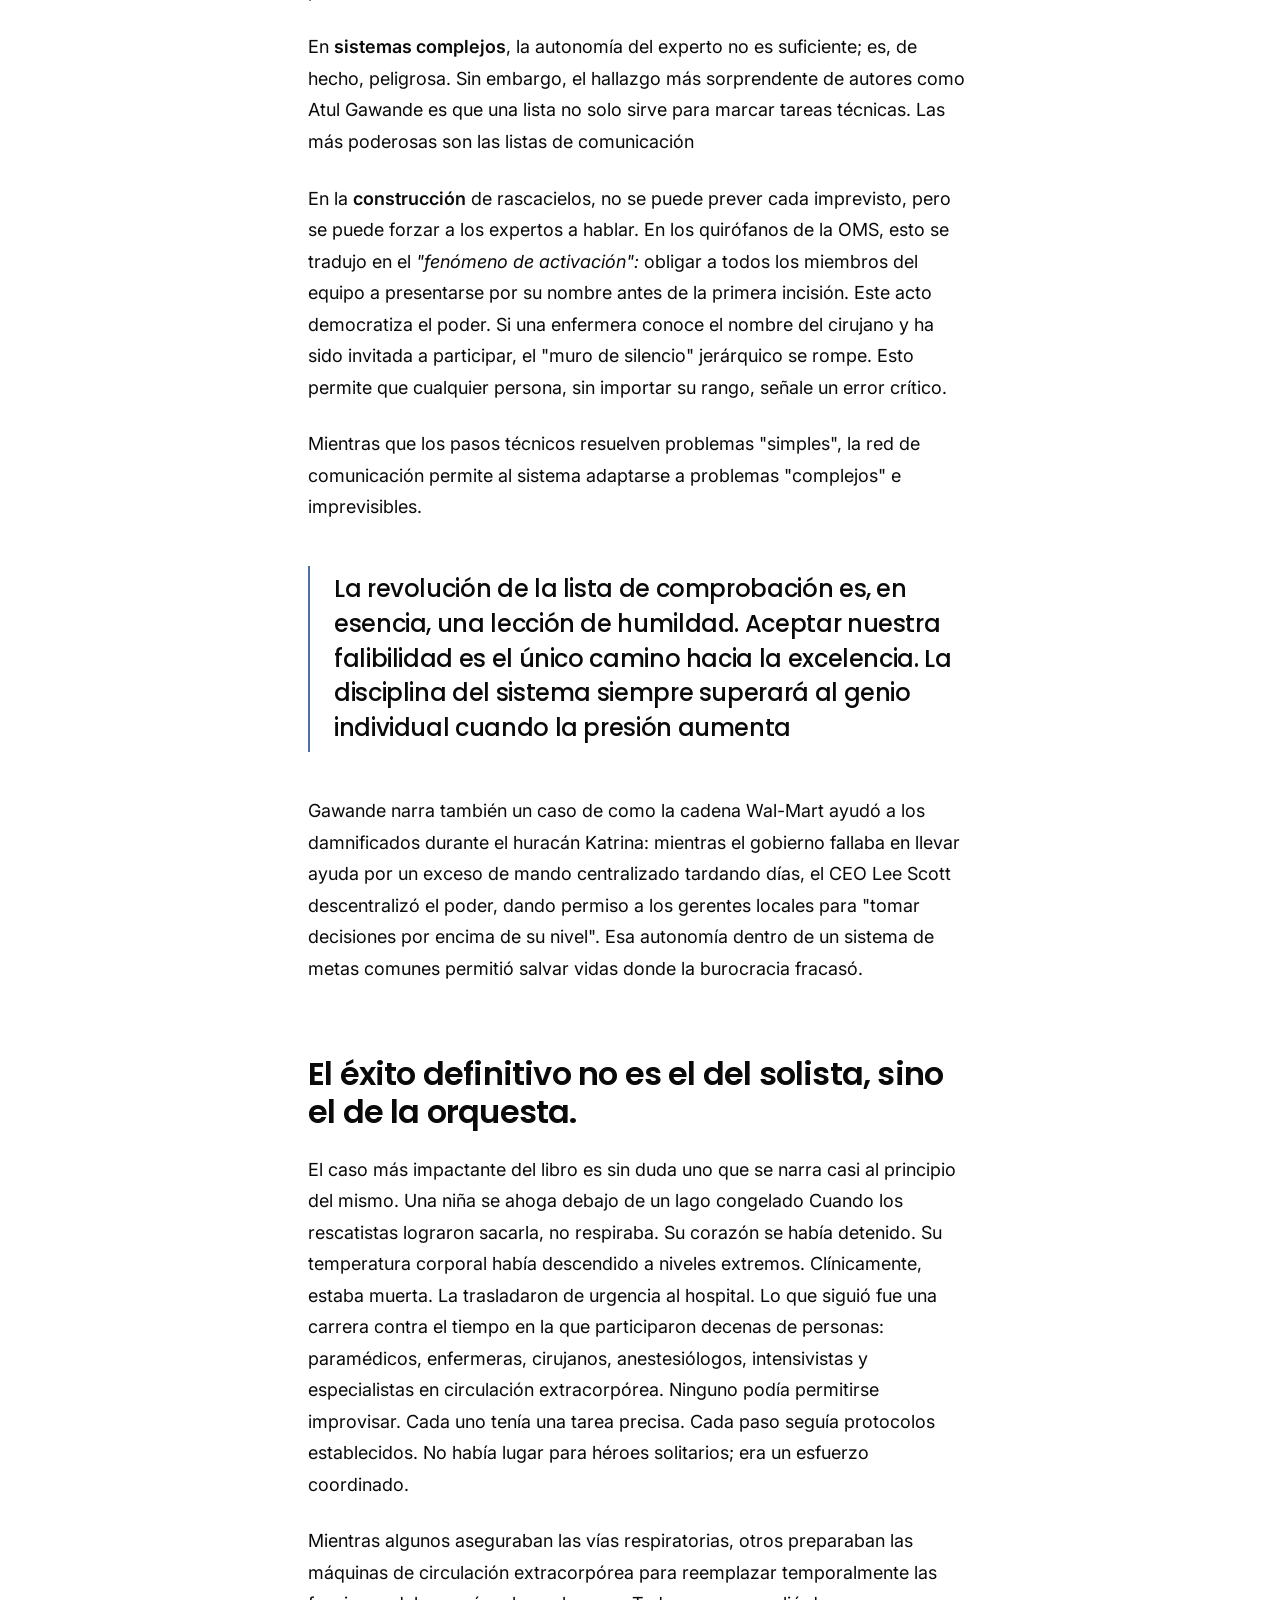
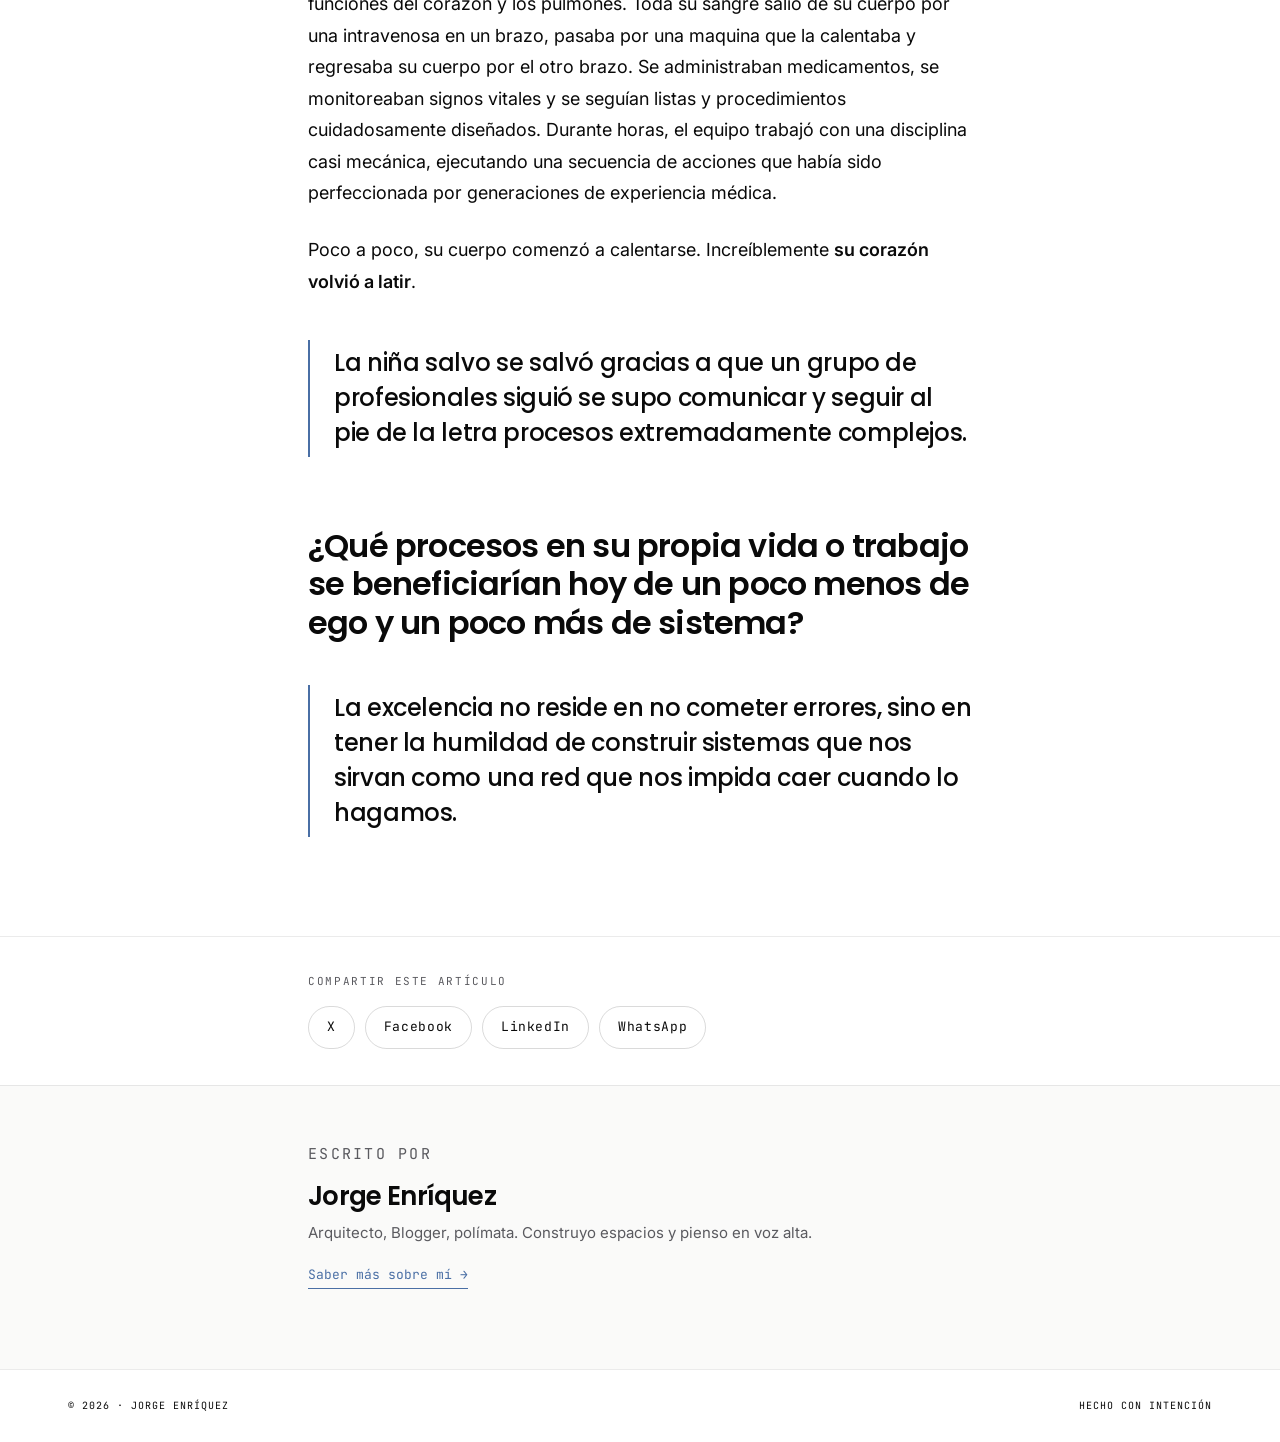
<file: articulos/la-humilde-revolucion-de-la-checklist.html>
<!DOCTYPE html>
<!--
=================================================================================
  PLANTILLA DE ARTÍCULO — ARQENRIQUEZ.COM
  -------------------------------------------------------------------------------
  CÓMO USAR ESTA PLANTILLA:
    1. Duplica este archivo.
    2. Muévelo a la carpeta /articulos/ con el nombre <slug>.html
       (mismo slug que pones en /data/articulos.js)
    3. Edita los puntos marcados con  ✏️  abajo.
    4. Añade la entrada correspondiente en /data/articulos.js
       (los nuevos arriba del array para que aparezcan primero).

  ZONAS QUE DEBES EDITAR (busca el emoji ✏️):
    - <title>                          ✏️ título + " · Jorge Enríquez"
    - <meta name="description">        ✏️ resumen del artículo
    - <meta property="og:title">       ✏️ mismo título
    - <meta property="og:description"> ✏️ mismo resumen
    - .article-category                ✏️ categoría en MAYÚSCULAS
    - .article-date                    ✏️ fecha legible (ej: "13 MAY 2026")
    - .article-read                    ✏️ tiempo de lectura (ej: "8 MIN")
    - <h1 class="article-title">       ✏️ título del artículo
    - <p class="article-lede">         ✏️ bajada / resumen del artículo
    - <div class="article-body">       ✏️ contenido del artículo (todo el cuerpo)
=================================================================================
-->
<html lang="es" data-theme="light">
<head>
  <meta charset="UTF-8">
  <meta name="viewport" content="width=device-width, initial-scale=1.0">

  <!-- ✏️ TÍTULO DEL ARTÍCULO + nombre del autor -->
  <title>¿Por qué fallamos incluso cuando somos expertos?  · Jorge Enríquez</title>
  <!-- ✏️ RESUMEN para SEO y para compartir en redes -->
  <meta name="description" content="La humilde revolución de la lista de comprobación: por qué fallamos incluso cuando somos expertos, y cómo los sistemas vencen al genio individual.">
  <meta name="author" content="Jorge Enríquez">

  <!-- Open Graph (cuando alguien lo comparte en WhatsApp, LinkedIn, etc.) -->
  <meta property="og:title" content="¿Por qué fallamos incluso cuando somos expertos? · Jorge Enríquez">
  <meta property="og:description" content="La humilde revolución de la lista de comprobación: por qué fallamos incluso cuando somos expertos, y cómo los sistemas vencen al genio individual.">
  <meta property="og:type" content="article">
  <meta property="og:locale" content="es_MX">

  <!-- Twitter / X -->
  <meta name="twitter:card" content="summary_large_image">
  <meta name="twitter:title" content="¿Por qué fallamos incluso cuando somos expertos? · Jorge Enríquez">
  <meta name="twitter:description" content="La humilde revolución de la lista de comprobación: por qué fallamos incluso cuando somos expertos, y cómo los sistemas vencen al genio individual.">

  <link rel="icon" type="image/x-icon" href="/favicon.ico">
  <link rel="icon" type="image/svg+xml" href="/favicon.svg">
  <link rel="apple-touch-icon" sizes="180x180" href="/apple-touch-icon.png">

  <!-- Fuentes -->
  <link rel="preconnect" href="https://fonts.googleapis.com">
  <link rel="preconnect" href="https://fonts.gstatic.com" crossorigin>
  <link href="https://fonts.googleapis.com/css2?family=Poppins:wght@400;500;600;700;800&family=Inter:wght@400;500&family=JetBrains+Mono:wght@400;500&display=swap" rel="stylesheet">

  <!-- Estilos (ojo: ../ porque este archivo está dentro de /articulos/) -->
  <link rel="stylesheet" href="../css/styles.css">
</head>

<body>

  <!-- ====================================================================
       NAVBAR (mismo que la portada, pero los enlaces apuntan a ../index.html)
  ===================================================================== -->
  <nav class="nav" aria-label="Navegación principal">
    <a href="../index.html" class="logo" aria-label="Inicio · Jorge Enríquez">
      arq<i>·</i>enriquez
    </a>

    <button class="nav-toggle" id="navToggle" aria-label="Abrir menú" aria-expanded="false">
      <span></span>
      <span></span>
      <span></span>
    </button>

    <ul class="nav-links" id="navLinks">
      <li><a href="../index.html#blog">Blog</a></li>
      <li><a href="../index.html#proyectos">Proyectos</a></li>
      <li><a href="../index.html#sobre">Sobre mí</a></li>
      <li><a href="../index.html#cursos">Cursos</a></li>
      <li><a href="../index.html#contacto">Contacto</a></li>
      <li>
        <button class="theme-toggle" id="themeToggle" aria-label="Cambiar tema oscuro/claro" title="Cambiar tema">
          <span class="theme-icon">◐</span>
        </button>
      </li>
    </ul>
  </nav>


  <!-- ====================================================================
       ARTÍCULO
  ===================================================================== -->
  <main>
    <article class="article-page">

      <!-- HEADER DEL ARTÍCULO ============================================ -->
      <header class="article-header">
        <div class="container">
          <a href="../index.html#blog" class="article-back">← Volver al blog</a>

          <p class="article-meta-line">
            <!-- ✏️ CATEGORÍA -->
            <span class="article-category">PROJECT MANAGEMENT</span>
            <span class="article-meta-sep">·</span>
            <!-- ✏️ FECHA LEGIBLE -->
            <span class="article-date">23 JUN 2026</span>
            <span class="article-meta-sep">·</span>
            <!-- ✏️ TIEMPO DE LECTURA -->
            <span class="article-read">7 MIN</span>
          </p>

          <!-- ✏️ TÍTULO DEL ARTÍCULO -->
          <h1 class="article-title">¿Por qué fallamos incluso cuando somos expertos?</h1>

          <!-- ✏️ BAJADA / SUBTÍTULO / RESUMEN -->
          <p class="article-lede">
          La humilde revolución de la lista de comprobación.
          </p>
        </div>
      </header>


      <!-- IMAGEN PRINCIPAL DEL ARTÍCULO -->
      <figure class="article-hero">
        <img src="../assets/images/articulos/la-humilde-revolucion-de-la-checklist.jpg" alt="La humilde revolución de la lista de comprobación">
      </figure>


      <!-- CUERPO DEL ARTÍCULO ============================================
           Aquí va el contenido. Las etiquetas disponibles son:
             <p>            párrafo normal
             <h2>           sección
             <h3>           subsección
             <blockquote>   cita destacada
             <ul>/<ol>      listas
             <a href="">    enlaces
             <strong>       énfasis fuerte (negrita)
             <em>           énfasis sutil (cursiva)
             <code>         fragmento de código en línea
             <pre><code>    bloque de código
             <img src="" alt="">  imagen
             <figure><figcaption> imagen con leyenda
           Todas tienen estilo automático — no necesitas añadir clases.
      ================================================================ -->
      <div class="article-body">
        <div class="container">

          <!-- ✏️ EMPIEZA AQUÍ EL CONTENIDO DE TU ARTÍCULO -->

          <p>
           Vivimos bajo el peso de una paradoja asfixiante: nunca hemos poseído tanto 
           conocimiento como hoy, pero esa misma abundancia se ha convertido en nuestro 
           mayor riesgo. La ciencia médica, por ejemplo, ha identificado ya más de 13,000 
           enfermedades, síndromes y tipos de lesiones; para combatirlos, disponemos de 
           6,000 fármacos y 4,000 procedimientos quirúrgicos. El volumen de lo que sabemos 
           ha superado nuestra capacidad biológica de procesarlo. El conocimiento ya no 
           es solo una herramienta; es una carga que nos ahoga. 
          </p>

          <p>
            Ante esta marea de complejidad, surge una pregunta que hiere el orgullo 
            profesional: ¿puede una simple hoja de papel ser la diferencia entre la vida y 
            la muerte? 
          </p>

          <h2><em>¿Puede un Checklist ser la diferencia entre la vida y la muerte?</em></h2>

          <p>
            Para entender nuestro fracaso actual, quisiera recomendarte el libro de Atul 
            Gawande: The Checklist Manifesto. Según el autor, erramos por dos motivos. El 
            primero es la ignorancia: el vacío donde la ciencia aún no tiene respuestas. El 
            segundo es la ineptitud: el fracaso que ocurre cuando el conocimiento existe, 
            pero no logramos aplicarlo correctamente. 
          </p>
          <p>
            Durante siglos, la humanidad luchó contra la ignorancia. Sin embargo, en el 
            siglo XXI, por primera vez en la historia, la ineptitud —el no hacer lo que ya 
            sabemos hacer— es una causa de fracaso mucho más frecuente y devastadora. 
            «Algunas de las cosas que queremos hacer están sencillamente por encima de 
            nuestras capacidades. No tenemos el don de la omnisciencia ni somos todopoderosos». 
          </p>

          <p>
            Gawande narra numerosos ejemplos donde el ser humano falla en aplicar conocimientos 
            ya existentes. Por ejemplo: la tragedia del 30 de octubre de 1935 en la Base 
            Wright de Dayton, Ohio. El ejército estadounidense evaluaba el Model 299 de Boeing, 
            una joya de la ingeniería bautizada como la «fortaleza volante». El avión era 
            infinitamente superior a sus rivales, pero durante el despegue, el mayor Ployer 
            P. Hill, uno de los pilotos más experimentados del país, entró en pérdida y se 
            estrelló, perdiendo la vida. La investigación fue reveladora: no hubo fallo 
            mecánico. Hill simplemente olvidó desbloquear el mecanismo de cierre de los 
            controles del timón de profundidad. El avión era técnicamente perfecto, pero, 
            en palabras de la prensa,  
            <em><strong>era «demasiado avión para un solo hombre».</strong></em> 
          </p>
          
          <blockquote>
            La pericia individual había sido derrotada por la complejidad técnica. La solución 
            de los pilotos de prueba no fue exigir más entrenamiento, sino crear una 
            herramienta para lo "obvio": una lista de comprobación con pasos <em><strong>
            "For Dummies"</strong></em> pero importantísimos. Con ella, el B-17 voló 2.8 
            millones de kilómetros sin un solo accidente. 
          </blockquote>
          
          <p>
            Muchas profesiones modernas —la medicina, el derecho, la ingeniería— han llegado 
            hoy a su propia "fase B-17": la especialización es tal que la memoria humana ya 
            no es un depósito confiable. 
          </p>
          
          <p>
            <strong>En el mundo de la construcción,</strong> esta realidad se aceptó mucho 
            antes que en la medicina. El modelo del <strong><em>"Maestro de Obras"</em> 
            medieval,</strong> aquel genio omnisciente que diseñaba y supervisaba cada 
            piedra, se extinguió hace décadas. Edificios como hospitales, rascacielos, 
            complejos turísticos o corporativos demuestran que la complejidad solo se 
            domina fragmentándola en especialidades.
          </p>
        
          <p>
            <strong>Un edificio moderno requiere la coordinación de al menos 16 oficios distintos. 
            </strong> árese esto con la medicina: un paciente crítico en la UCI un paciente 
            promedio requiere 178 acciones individuales al día, cada una con su propio riesgo 
            de error. Este mismo paciente puede pasar por las manos de 20 o más profesionales. 
            Si el equipo falla solo en el 1% de esas 178 acciones diarias, el paciente recibe 
            dos errores diarios
          </p>
          
          <p>
            En <strong>sistemas complejos</strong>, la autonomía del experto no es suficiente; 
            es, de hecho, peligrosa. Sin embargo, el hallazgo más sorprendente de autores 
            como Atul Gawande es que una lista no solo sirve para marcar tareas técnicas. 
            Las más poderosas son las listas de comunicación
          </p>

          <p>
            En la <strong>construcción</strong> de rascacielos, no se puede prever cada 
            imprevisto, pero se puede forzar a los expertos a hablar. En los quirófanos de 
            la OMS, esto se tradujo en el <em>"fenómeno de activación":</em> obligar a todos 
            los miembros del equipo a presentarse por su nombre antes de la primera incisión. 
            Este acto democratiza el poder. Si una enfermera conoce el nombre del cirujano y 
            ha sido invitada a participar, el "muro de silencio" jerárquico se rompe. Esto 
            permite que cualquier persona, sin importar su rango, señale un error crítico. 
          </p>

          <p>
            Mientras que los pasos técnicos resuelven problemas "simples", la red de 
            comunicación permite al sistema adaptarse a problemas "complejos" e imprevisibles. 
          </p>

          <blockquote>
            La revolución de la lista de comprobación es, en esencia, una lección de humildad. 
            Aceptar nuestra falibilidad es el único camino hacia la excelencia. La disciplina 
            del sistema siempre superará al genio individual cuando la presión aumenta
          </blockquote>

          <p>
            Gawande narra también un caso de como la cadena Wal-Mart ayudó a los damnificados 
            durante el huracán Katrina: mientras el gobierno fallaba en llevar ayuda por un 
            exceso de mando centralizado tardando días, el CEO Lee Scott descentralizó el 
            poder, dando permiso a los gerentes locales para "tomar decisiones por encima de 
            su nivel". Esa autonomía dentro de un sistema de metas comunes permitió salvar 
            vidas donde la burocracia fracasó. 
          </p>

          <h2>El éxito definitivo no es el del solista, sino el de la orquesta.</h2>

          <p>
            El caso más impactante del libro es sin duda uno que se narra casi al principio 
            del mismo. Una niña se ahoga debajo de un lago congelado Cuando los rescatistas 
            lograron sacarla, no respiraba. Su corazón se había detenido. Su temperatura 
            corporal había descendido a niveles extremos. Clínicamente, estaba muerta. La 
            trasladaron de urgencia al hospital. Lo que siguió fue una carrera contra el 
            tiempo en la que participaron decenas de personas: paramédicos, enfermeras, 
            cirujanos, anestesiólogos, intensivistas y especialistas en circulación 
            extracorpórea. Ninguno podía permitirse improvisar. Cada uno tenía una tarea 
            precisa. Cada paso seguía protocolos establecidos. No había lugar para héroes 
            solitarios; era un esfuerzo coordinado.
          </p>

          <p>
            Mientras algunos aseguraban las vías respiratorias, otros preparaban las máquinas 
            de circulación extracorpórea para reemplazar temporalmente las funciones del 
            corazón y los pulmones. Toda su sangre salió de su cuerpo por una intravenosa 
            en un brazo, pasaba por una maquina que la calentaba y regresaba su cuerpo por 
            el otro brazo. Se administraban medicamentos, se monitoreaban signos vitales y 
            se seguían listas y procedimientos cuidadosamente diseñados. Durante horas, el 
            equipo trabajó con una disciplina casi mecánica, ejecutando una secuencia de 
            acciones que había sido perfeccionada por generaciones de experiencia médica.
          </p>

          <p>
            Poco a poco, su cuerpo comenzó a calentarse. Increíblemente 
            <strong>su corazón volvió a latir</strong>. 
          </p>

          <blockquote>
            La niña salvo se salvó gracias a que un grupo de profesionales siguió se 
            supo comunicar y seguir al pie de la letra procesos extremadamente complejos.
          </blockquote>

          <h2>
            ¿Qué procesos en su propia vida o trabajo se beneficiarían hoy de un 
            poco menos de ego y un poco más de sistema? 
          </h2>

          <blockquote>
            La excelencia no reside en no cometer errores, sino en tener la humildad 
            de construir sistemas que nos sirvan como una red que nos impida caer cuando lo hagamos.
          </blockquote>



          <!-- ✏️ TERMINA AQUÍ EL CONTENIDO -->

        </div>
      </div>


      <!-- BLOQUE FINAL — SOBRE EL AUTOR ================================== -->
      <footer class="article-footer">
        <div class="container">
          <div class="article-author">
            <p class="article-author-tag">ESCRITO POR</p>
            <h3>Jorge Enríquez</h3>
            <p>Arquitecto, Blogger, polímata. Construyo espacios y pienso en voz alta.</p>
            <a href="../index.html#sobre" class="article-author-link">Saber más sobre mí →</a>
          </div>
        </div>
      </footer>

    </article>
  </main>


  <!-- ====================================================================
       FOOTER (mismo que la portada)
  ===================================================================== -->
  <footer class="footer">
    <div class="container footer-inner">
      <p>© <span id="currentYear">2026</span> · JORGE ENRÍQUEZ</p>
      <p>HECHO CON INTENCIÓN</p>
    </div>
  </footer>


  <!-- ====================================================================
       JAVASCRIPT (mismo que la portada)
  ===================================================================== -->
  <script src="../js/script.js" defer></script>

</body>
</html>
</file>
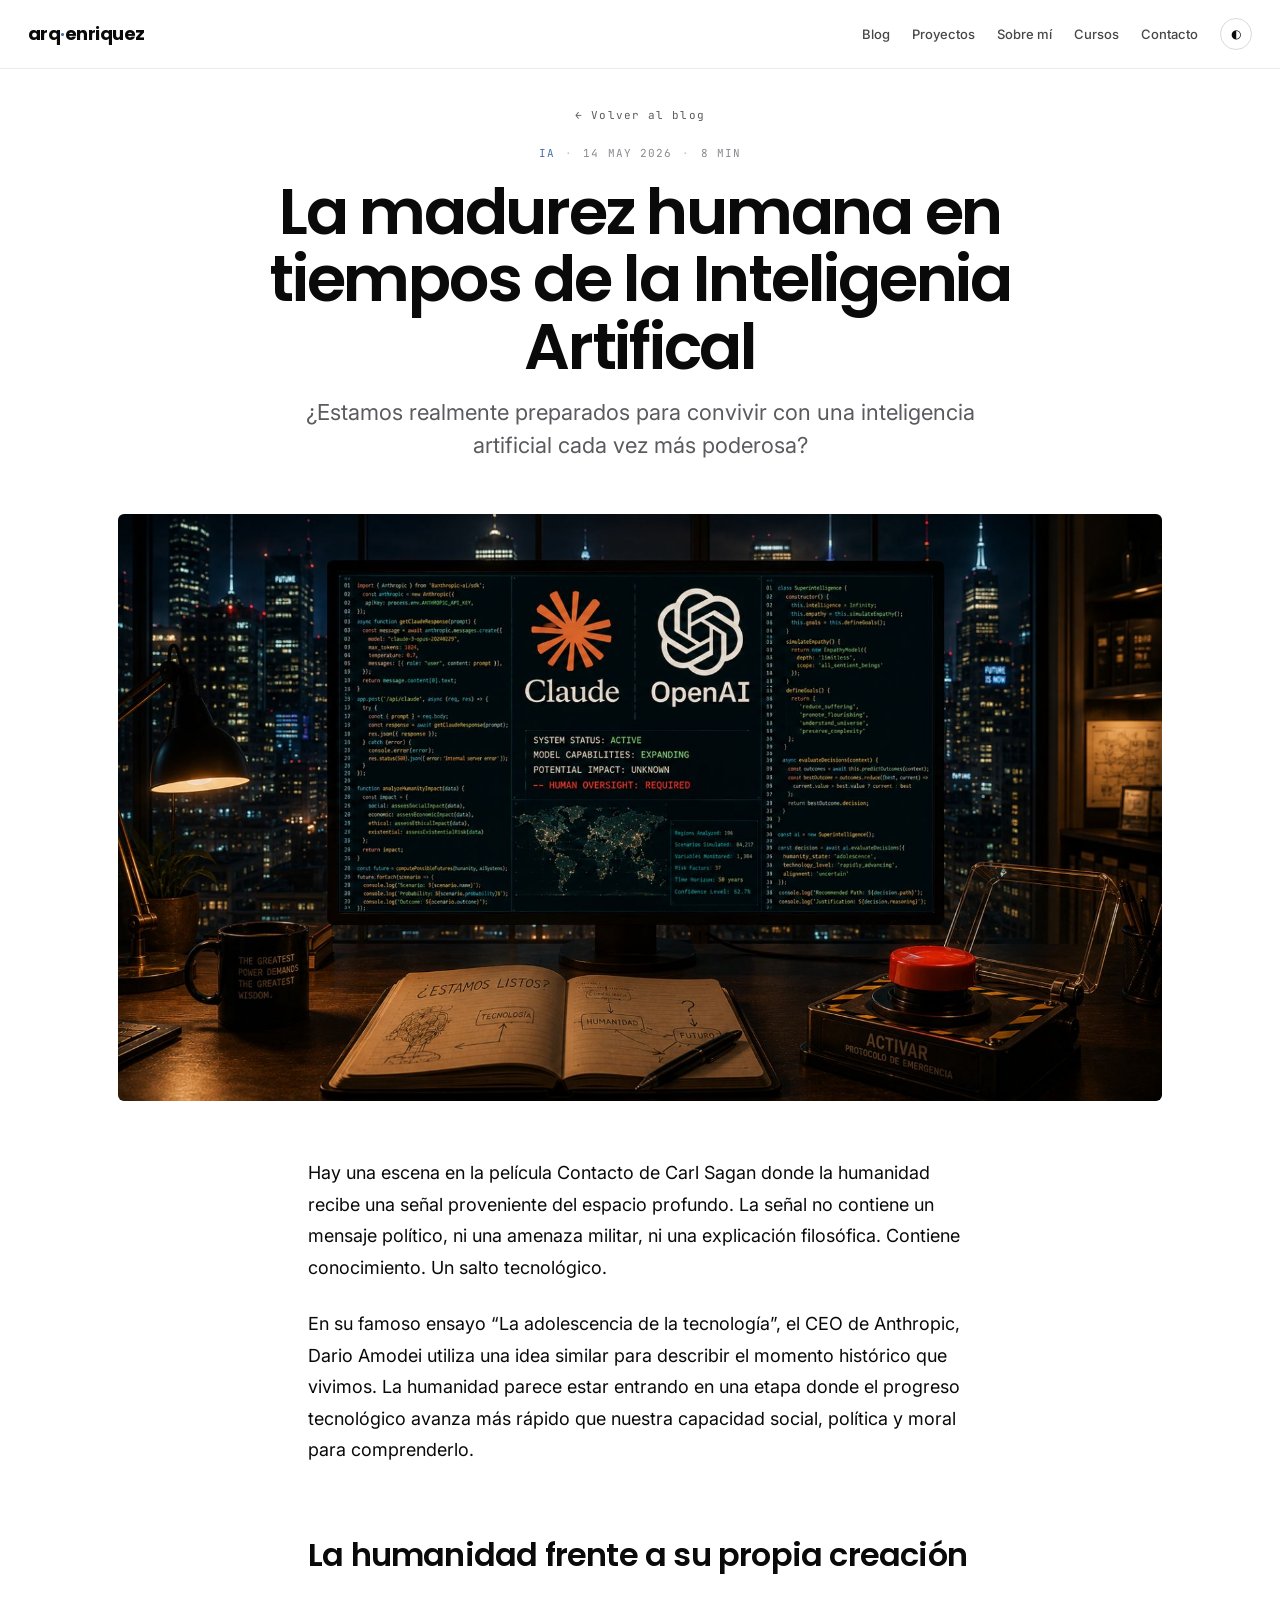
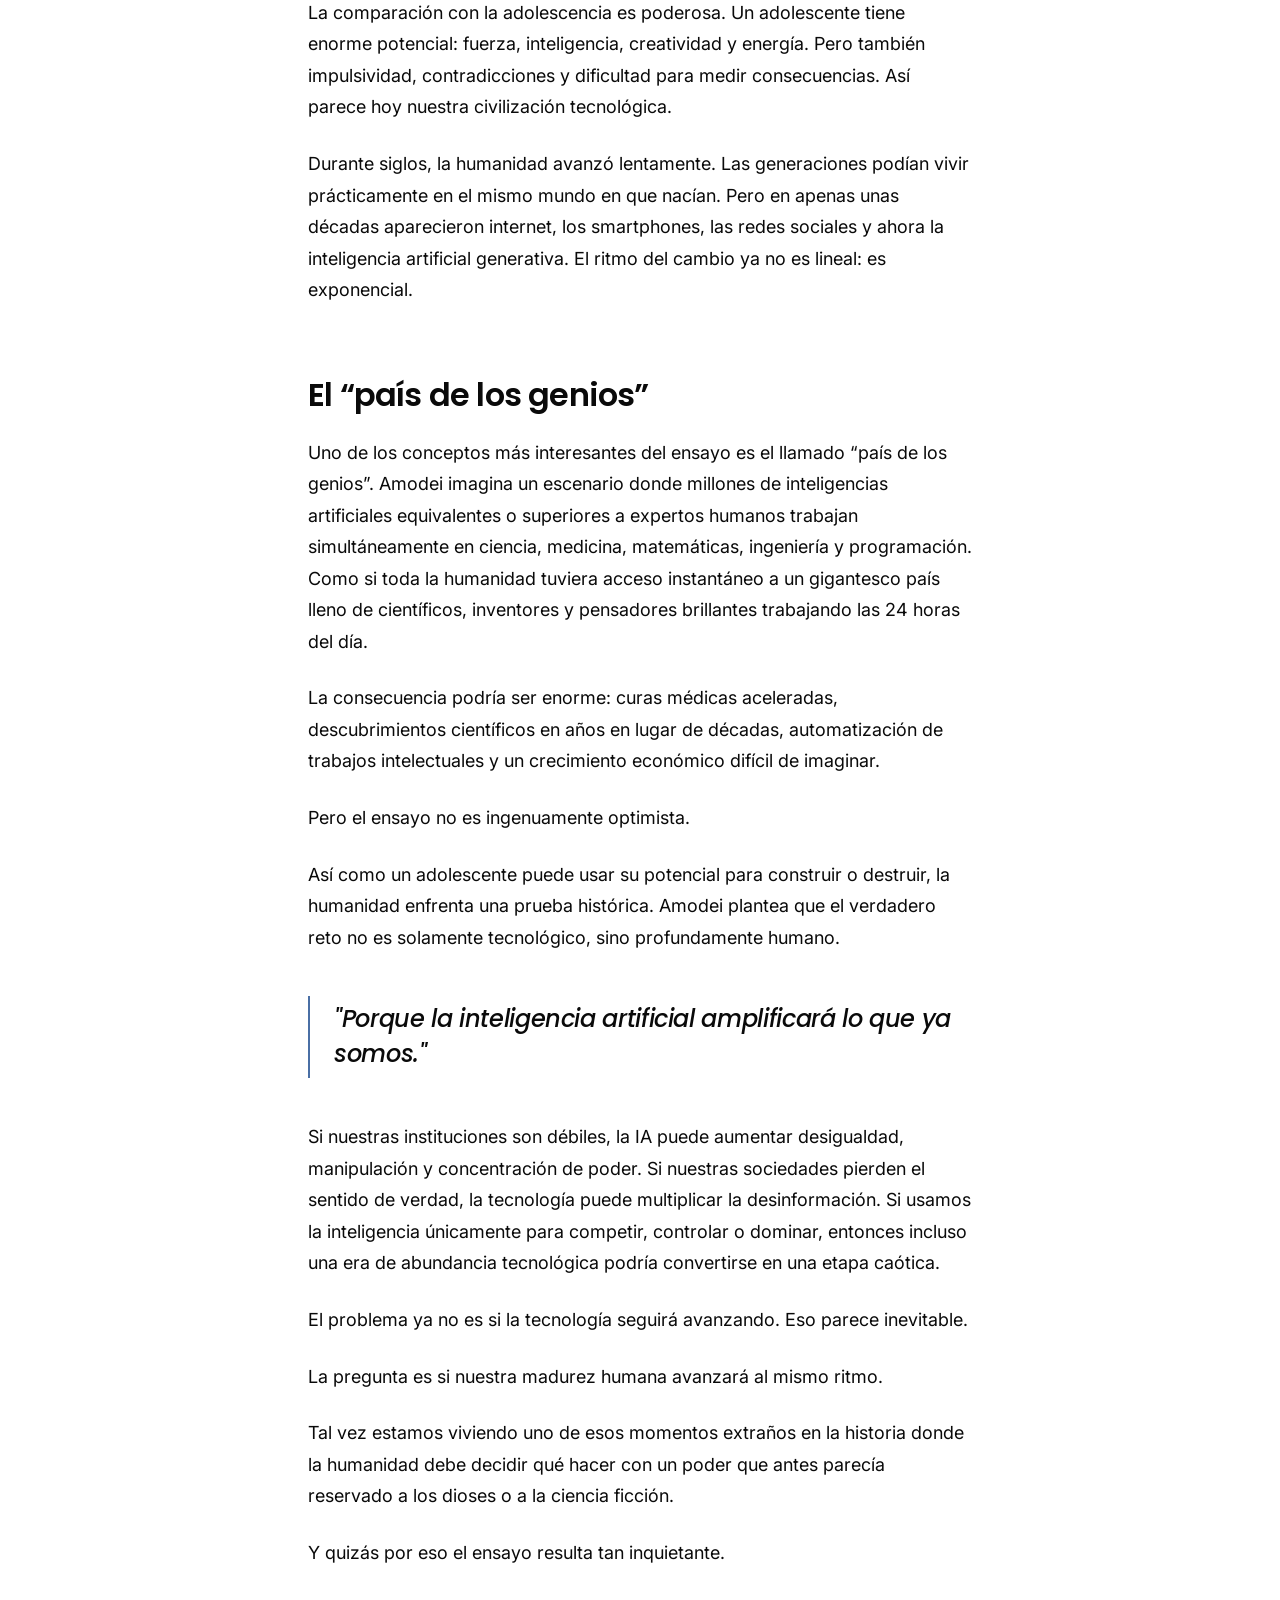
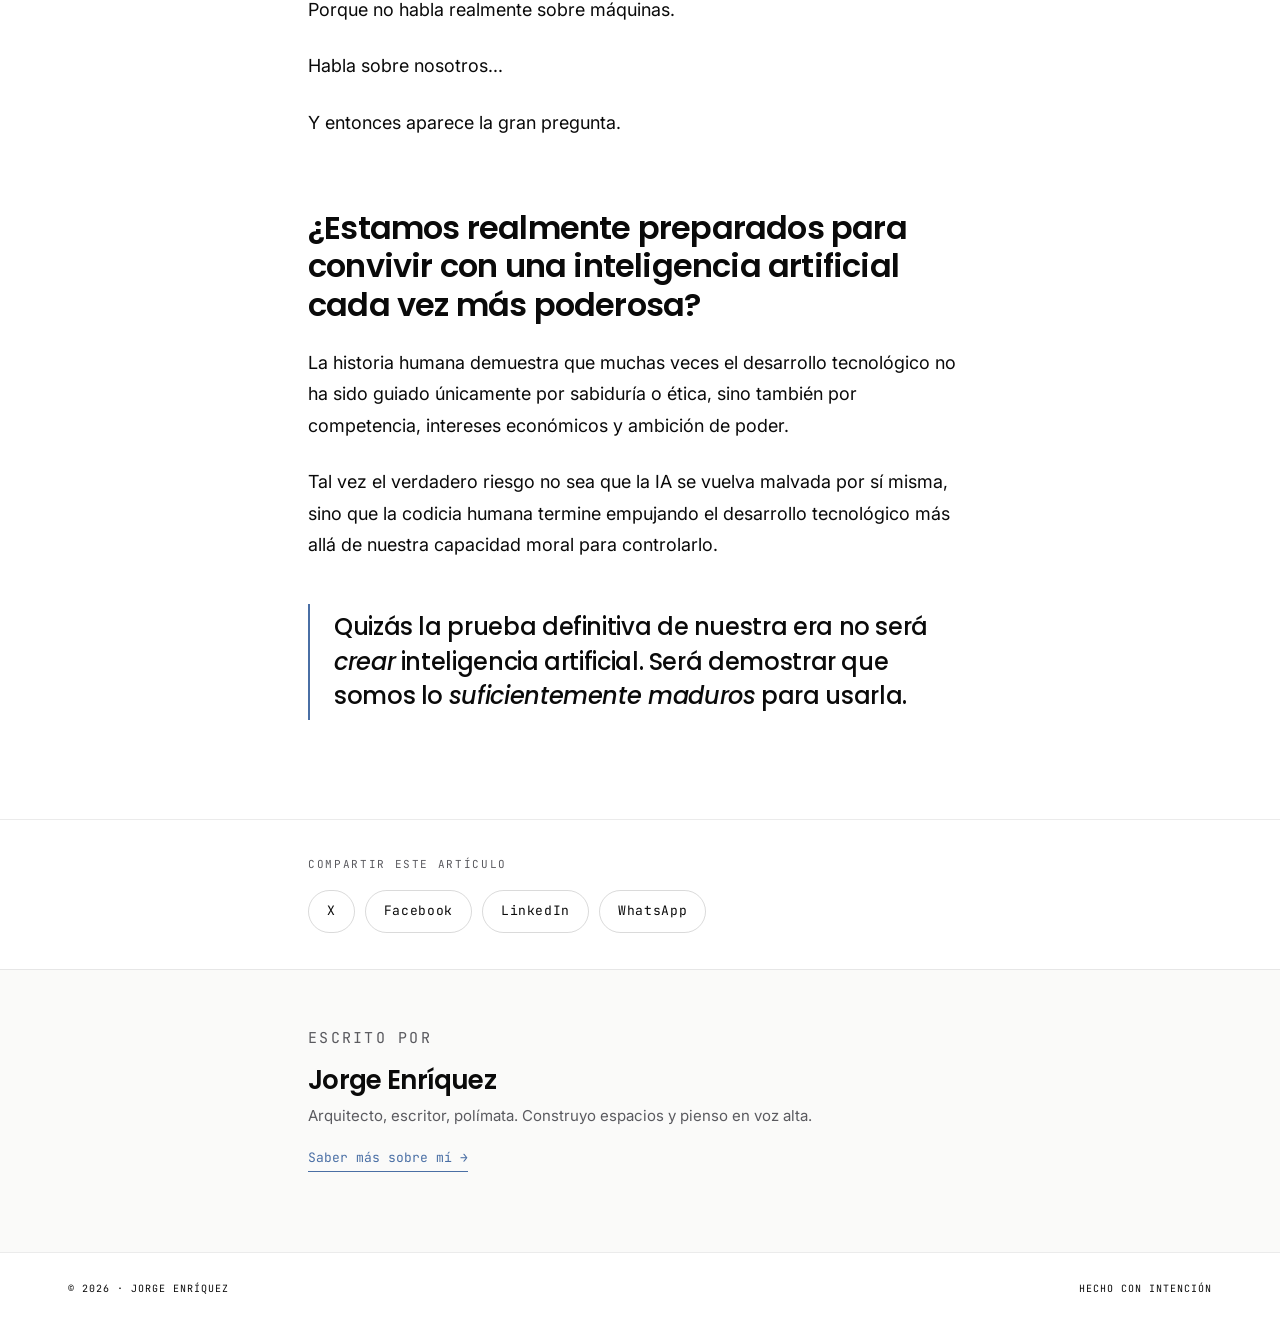
<file: articulos/la-madurez-humana-en-tiempos-de-ia.html>
<!DOCTYPE html>
<html lang="es" data-theme="light">
<head>
  <meta charset="UTF-8">
  <meta name="viewport" content="width=device-width, initial-scale=1.0">

  <title>La madurez humana en tiempos de IA · Jorge Enríquez</title>
  <meta name="description" content="Reflexión sobre lo que significa madurar como persona en una era donde la inteligencia artificial redefine el pensamiento, el trabajo y las relaciones.">
  <meta name="author" content="Jorge Enríquez">

  <meta property="og:title" content="La madurez humana en tiempos de IA · Jorge Enríquez">
  <meta property="og:description" content="Qué significa madurar como persona cuando la IA redefine el pensamiento, el trabajo y las relaciones.">
  <meta property="og:type" content="article">
  <meta property="og:locale" content="es_MX">

  <meta name="twitter:card" content="summary_large_image">
  <meta name="twitter:title" content="La madurez humana en tiempos de IA">
  <meta name="twitter:description" content="Qué significa madurar como persona cuando la IA redefine el pensamiento, el trabajo y las relaciones.">

  <link rel="icon" type="image/x-icon" href="/favicon.ico">
  <link rel="icon" type="image/svg+xml" href="/favicon.svg">
  <link rel="apple-touch-icon" sizes="180x180" href="/apple-touch-icon.png">

  <link rel="preconnect" href="https://fonts.googleapis.com">
  <link rel="preconnect" href="https://fonts.gstatic.com" crossorigin>
  <link href="https://fonts.googleapis.com/css2?family=Poppins:wght@400;500;600;700;800&family=Inter:wght@400;500&family=JetBrains+Mono:wght@400;500&display=swap" rel="stylesheet">

  <link rel="stylesheet" href="../css/styles.css">
</head>

<body>

  <nav class="nav" aria-label="Navegación principal">
    <a href="../index.html" class="logo" aria-label="Inicio · Jorge Enríquez">
      arq<i>·</i>enriquez
    </a>

    <button class="nav-toggle" id="navToggle" aria-label="Abrir menú" aria-expanded="false">
      <span></span>
      <span></span>
      <span></span>
    </button>

    <ul class="nav-links" id="navLinks">
      <li><a href="../index.html#blog">Blog</a></li>
      <li><a href="../index.html#proyectos">Proyectos</a></li>
      <li><a href="../index.html#sobre">Sobre mí</a></li>
      <li><a href="../index.html#cursos">Cursos</a></li>
      <li><a href="../index.html#contacto">Contacto</a></li>
      <li>
        <button class="theme-toggle" id="themeToggle" aria-label="Cambiar tema oscuro/claro" title="Cambiar tema">
          <span class="theme-icon">◐</span>
        </button>
      </li>
    </ul>
  </nav>

  <main>
    <article class="article-page">

      <header class="article-header">
        <div class="container">
          <a href="../index.html#blog" class="article-back">← Volver al blog</a>

          <p class="article-meta-line">
            <!-- ✏️ CATEGORÍA -->
            <span class="article-category">IA</span>
            <span class="article-meta-sep">·</span>
            <!-- ✏️ FECHA LEGIBLE -->
            <span class="article-date">14 MAY 2026</span>
            <span class="article-meta-sep">·</span>
            <!-- ✏️ TIEMPO DE LECTURA -->
            <span class="article-read">8 MIN</span>
          </p>

          <!-- ✏️ TÍTULO DEL ARTÍCULO -->
          <h1 class="article-title">La madurez humana en tiempos de la Inteligenia Artifical</h1>

          <!-- ✏️ BAJADA / SUBTÍTULO -->
          <p class="article-lede">
            ¿Estamos realmente preparados para convivir con una inteligencia 
            artificial cada vez más poderosa?
          </p>
        </div>
      </header>

      <!-- IMAGEN PRINCIPAL DEL ARTÍCULO -->
      <figure class="article-hero">
        <img src="../assets/images/articulos/la-madurez-humana-en-tiempos-de-ia.jpg" alt="Persona reflexiva frente a una pantalla con código">
      </figure>

      <!-- CUERPO DEL ARTÍCULO ============================================
           ✏️ Reemplaza este contenido placeholder por tu artículo real.
      ================================================================ -->
      <div class="article-body">
        <div class="container">

          <p>
            Hay una escena en la película Contacto de Carl Sagan donde la humanidad recibe una 
            señal proveniente del espacio profundo. La señal no contiene un mensaje político, 
            ni una amenaza militar, ni una explicación filosófica. Contiene conocimiento. 
            Un salto tecnológico.
          </p>
          <p>  
            En su famoso ensayo “La adolescencia de la tecnología”, el CEO de Anthropic, Dario Amodei 
            utiliza una idea similar para describir el momento histórico que vivimos. La humanidad 
            parece estar entrando en una etapa donde el progreso tecnológico avanza más rápido que 
            nuestra capacidad social, política y moral para comprenderlo.
          </p>

          <h2>La humanidad frente a su propia creación</h2>

          <p>
            La comparación con la adolescencia es poderosa. Un adolescente tiene enorme potencial: 
            fuerza, inteligencia, creatividad y energía. Pero también impulsividad, contradicciones 
            y dificultad para medir consecuencias. Así parece hoy nuestra civilización tecnológica.
          </p>
          <p>
            Durante siglos, la humanidad avanzó lentamente. Las generaciones podían vivir 
            prácticamente en el mismo mundo en que nacían. Pero en apenas unas décadas aparecieron 
            internet, los smartphones, las redes sociales y ahora la inteligencia artificial 
            generativa. El ritmo del cambio ya no es lineal: es exponencial.
          </p>

          <h2>El “país de los genios”</h2>

          <p>
            Uno de los conceptos más interesantes del ensayo es el llamado “país de los genios”. 
            Amodei imagina un escenario donde millones de inteligencias artificiales equivalentes 
            o superiores a expertos humanos trabajan simultáneamente en ciencia, medicina, 
            matemáticas, ingeniería y programación. Como si toda la humanidad tuviera acceso 
            instantáneo a un gigantesco país lleno de científicos, inventores y pensadores 
            brillantes trabajando las 24 horas del día.  
          </p>
          <p>
            La consecuencia podría ser enorme: curas médicas aceleradas, descubrimientos científicos 
            en años en lugar de décadas, automatización de trabajos intelectuales y un crecimiento 
            económico difícil de imaginar.
          </p>
          <p>
            Pero el ensayo no es ingenuamente optimista.
          </p>
          <p>
            Así como un adolescente puede usar su potencial para construir o destruir, la humanidad 
            enfrenta una prueba histórica. Amodei plantea que el verdadero reto no es solamente 
            tecnológico, sino profundamente humano.
          </p>
          
          <blockquote>
            <em>"Porque la inteligencia artificial amplificará lo que ya somos."</em>
          </blockquote>

          <p>
            Si nuestras instituciones son débiles, la IA puede aumentar desigualdad, manipulación y 
            concentración de poder. Si nuestras sociedades pierden el sentido de verdad, la 
            tecnología puede multiplicar la desinformación. Si usamos la inteligencia únicamente 
            para competir, controlar o dominar, entonces incluso una era de abundancia tecnológica 
            podría convertirse en una etapa caótica.
          </p>
          <p>
            El problema ya no es si la tecnología seguirá avanzando. Eso parece inevitable.
          </p>
          <p>
            La pregunta es si nuestra madurez humana avanzará al mismo ritmo.
          </p>
          <p>
            Tal vez estamos viviendo uno de esos momentos extraños en la historia donde la humanidad 
            debe decidir qué hacer con un poder que antes parecía reservado a los dioses o a la 
            ciencia ficción.
          </p>
          <p>
            Y quizás por eso el ensayo resulta tan inquietante.
          </p>
          <P>
            Porque no habla realmente sobre máquinas.
          </P>
          <P>
            Habla sobre nosotros...
          </P>
          <P>
            Y entonces aparece la gran pregunta.
          </P>

          <h2>
            ¿Estamos realmente preparados para convivir con una inteligencia artificial 
            cada vez más poderosa?
          </h2>

          <p>
            La historia humana demuestra que muchas veces el desarrollo tecnológico no ha sido 
            guiado únicamente por sabiduría o ética, sino también por competencia, intereses 
            económicos y ambición de poder.
          </p>
          <p>
            Tal vez el verdadero riesgo no sea que la IA se vuelva malvada por sí misma, sino que 
            la codicia humana termine empujando el desarrollo tecnológico más allá de nuestra 
            capacidad moral para controlarlo.
          </p>
          <blockquote>
            Quizás la prueba definitiva de nuestra era no será <em>crear</em> inteligencia artificial.
            Será demostrar que somos lo <em>suficientemente maduros</em> para usarla.  
          </blockquote>

         </div>
      </div>

      <footer class="article-footer">
        <div class="container">
          <div class="article-author">
            <p class="article-author-tag">ESCRITO POR</p>
            <h3>Jorge Enríquez</h3>
            <p>Arquitecto, escritor, polímata. Construyo espacios y pienso en voz alta.</p>
            <a hresecciónf="../index.html#sobre" class="article-author-link">Saber más sobre mí →</a>
          </div>
        </div>
      </footer>

    </article>
  </main>

  <footer class="footer">
    <div class="container footer-inner">
      <p>© <span id="currentYear">2026</span> · JORGE ENRÍQUEZ</p>
      <p>HECHO CON INTENCIÓN</p>
    </div>
  </footer>

  <script src="../js/script.js" defer></script>

</body>
</html>
</file>
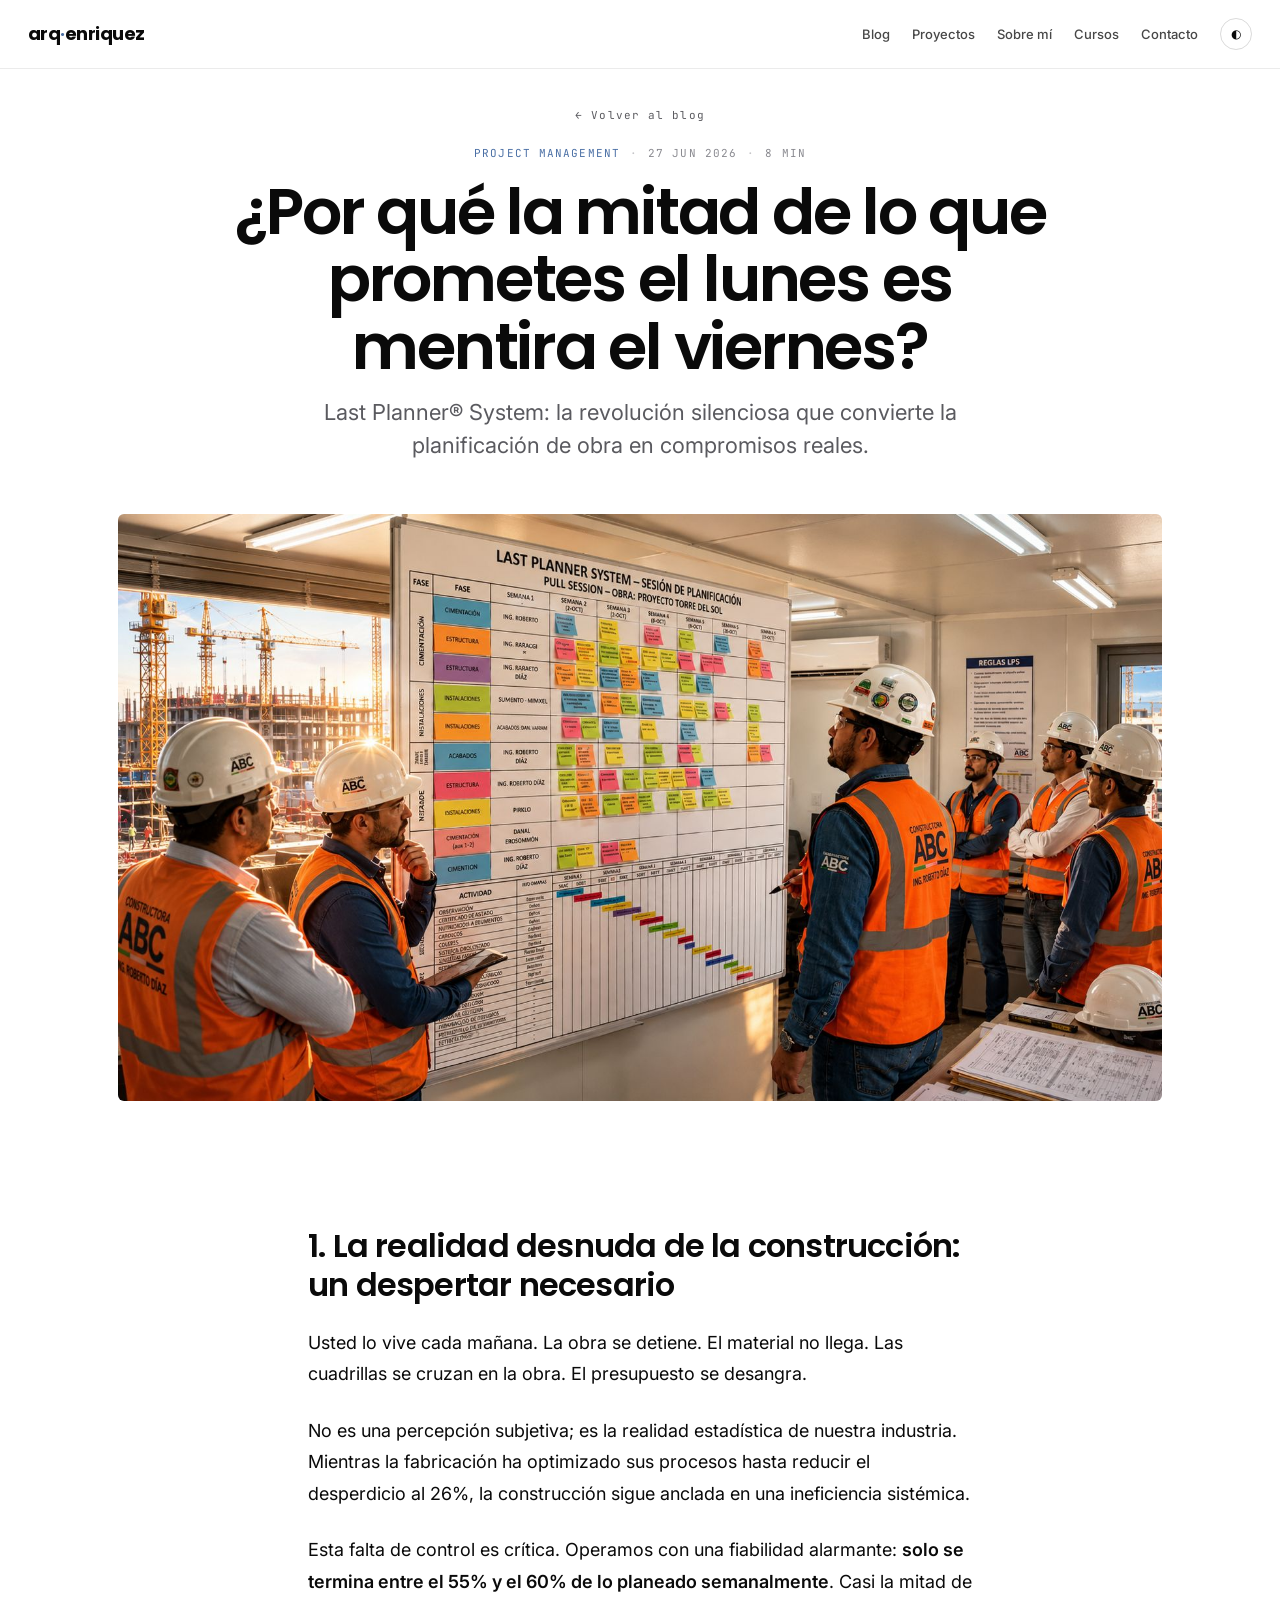
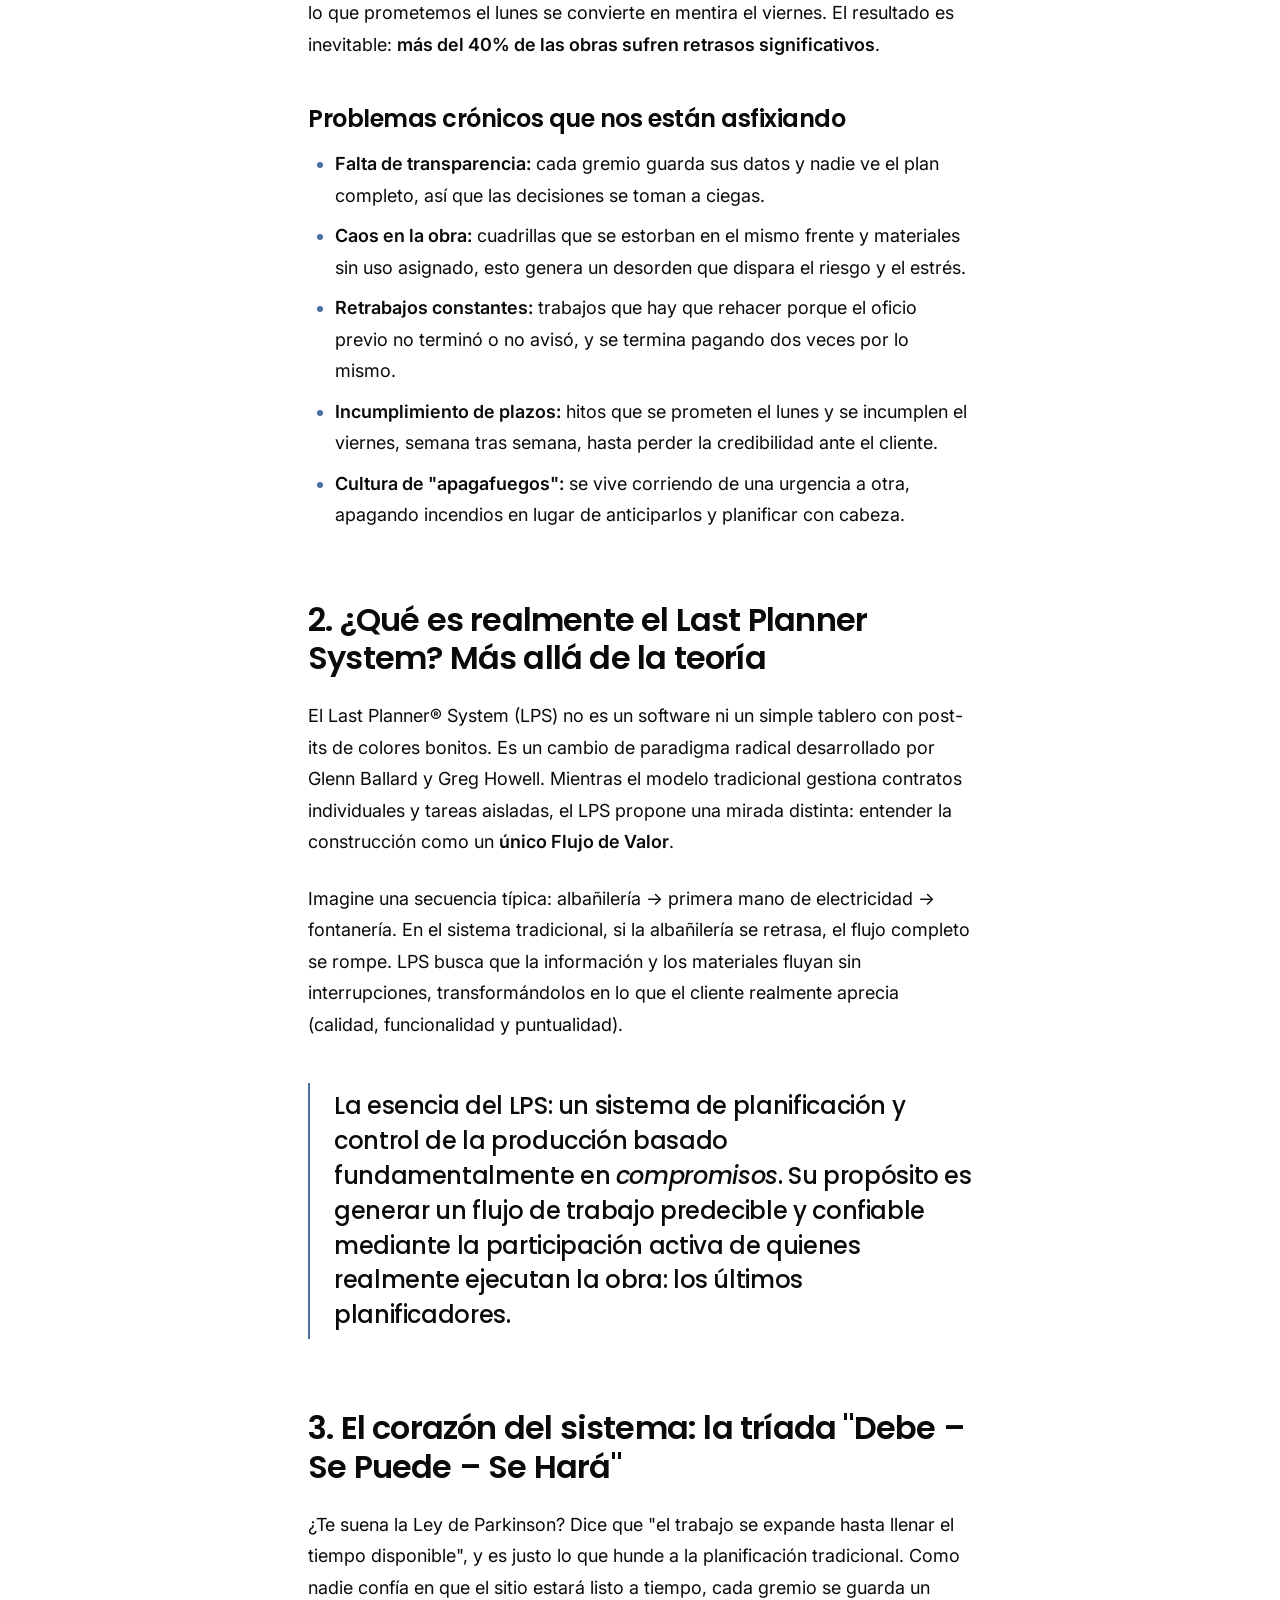
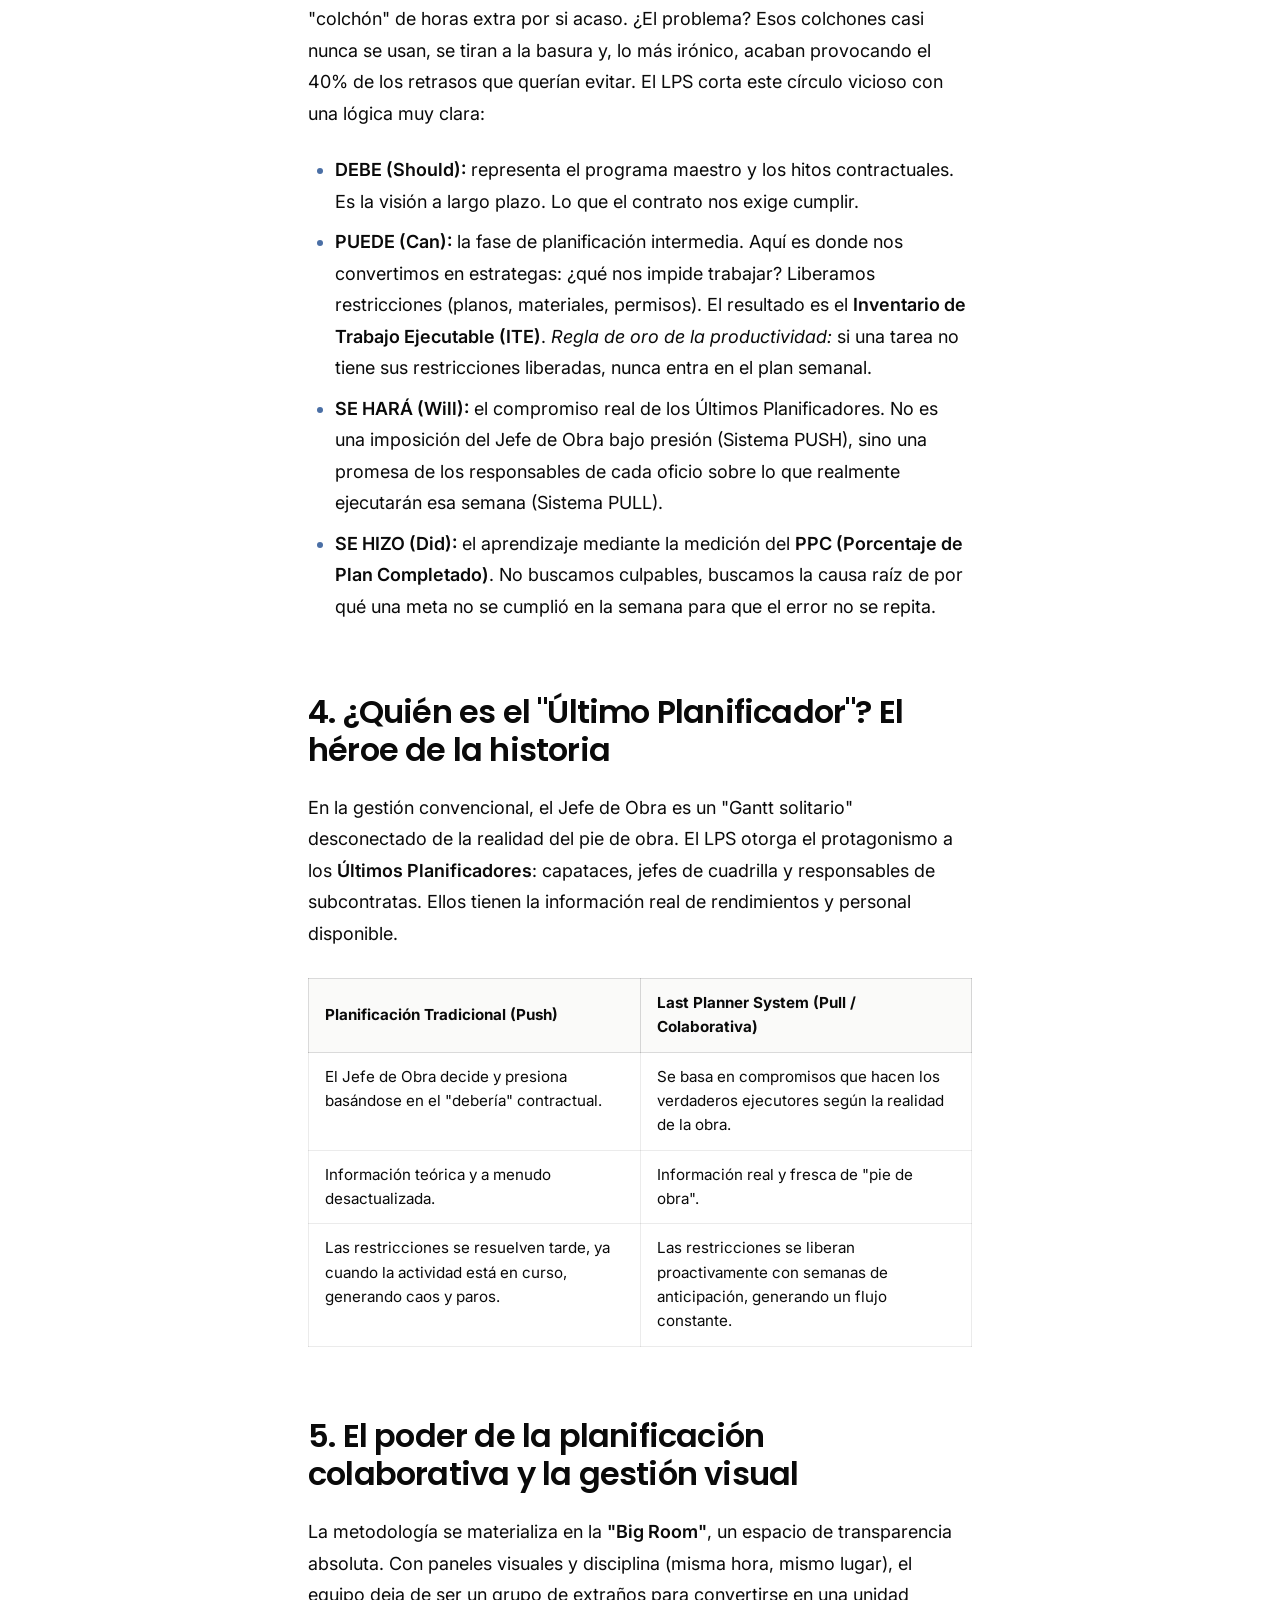
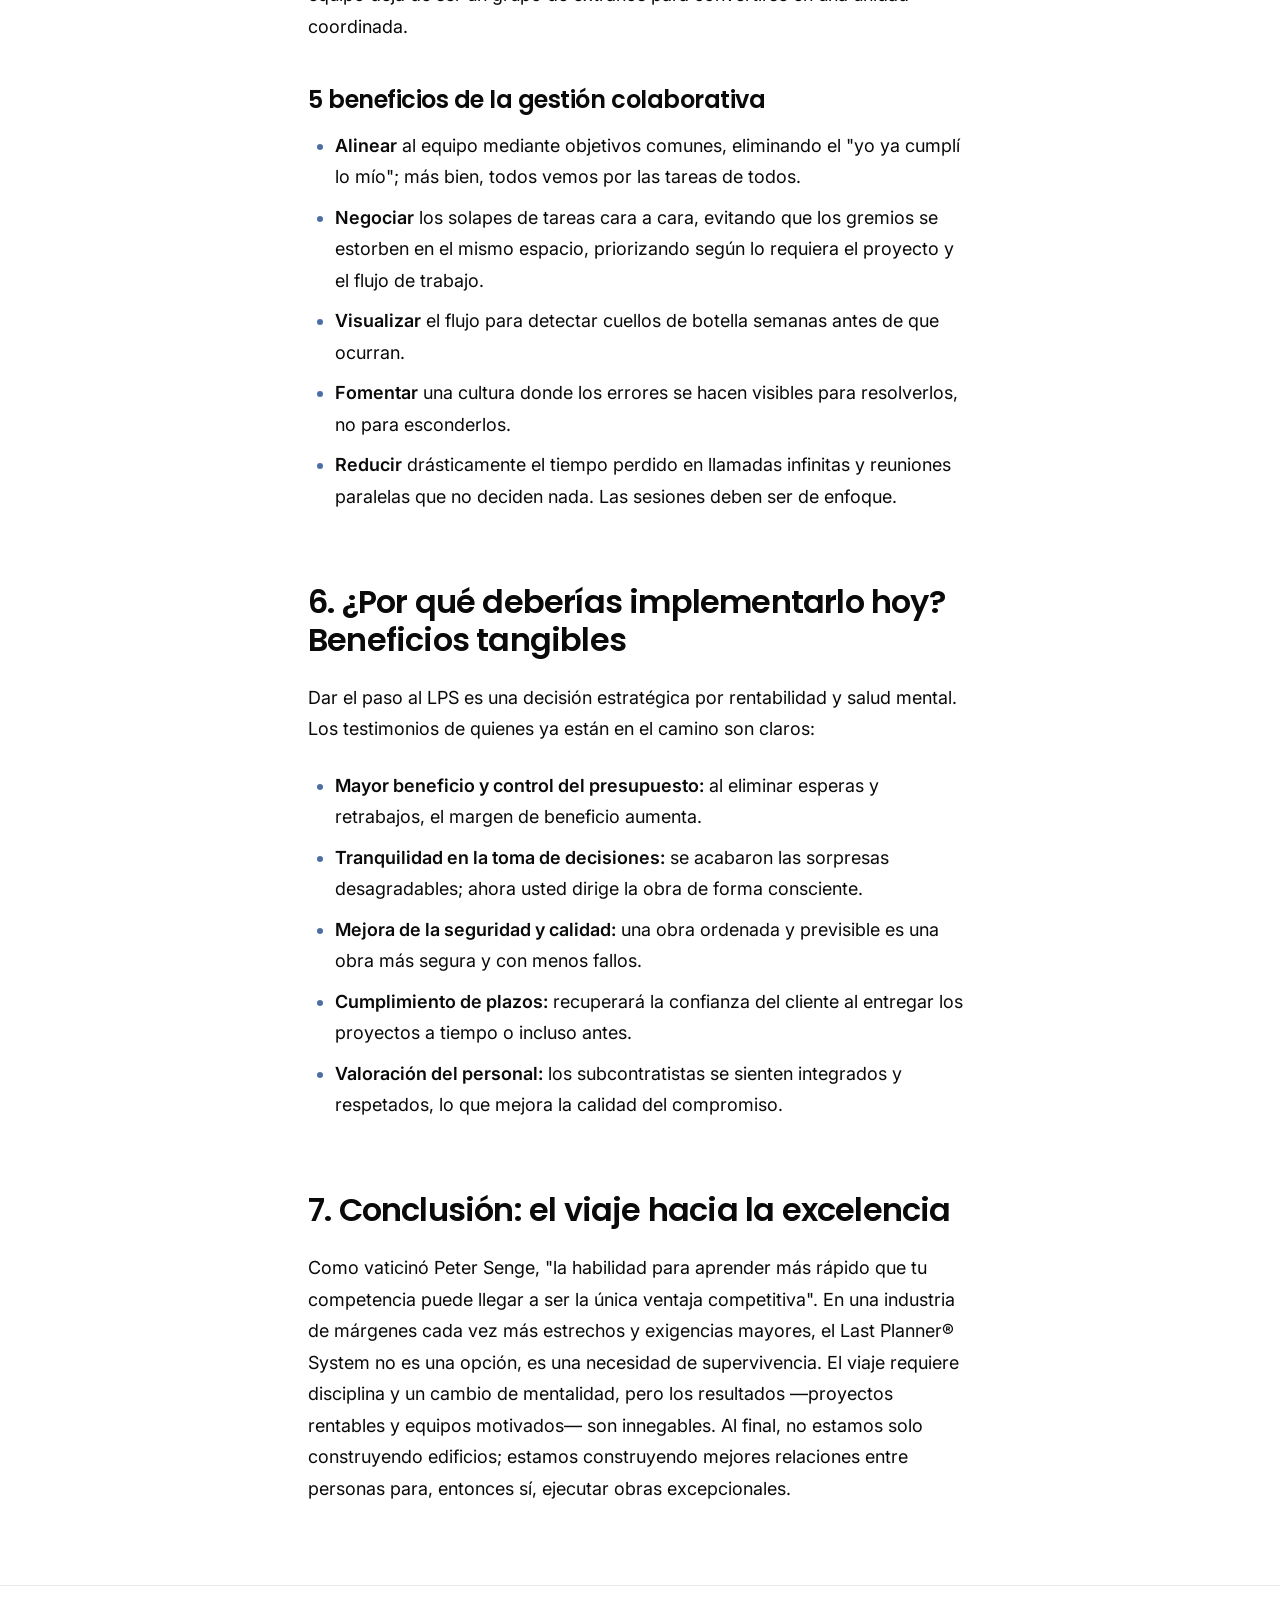
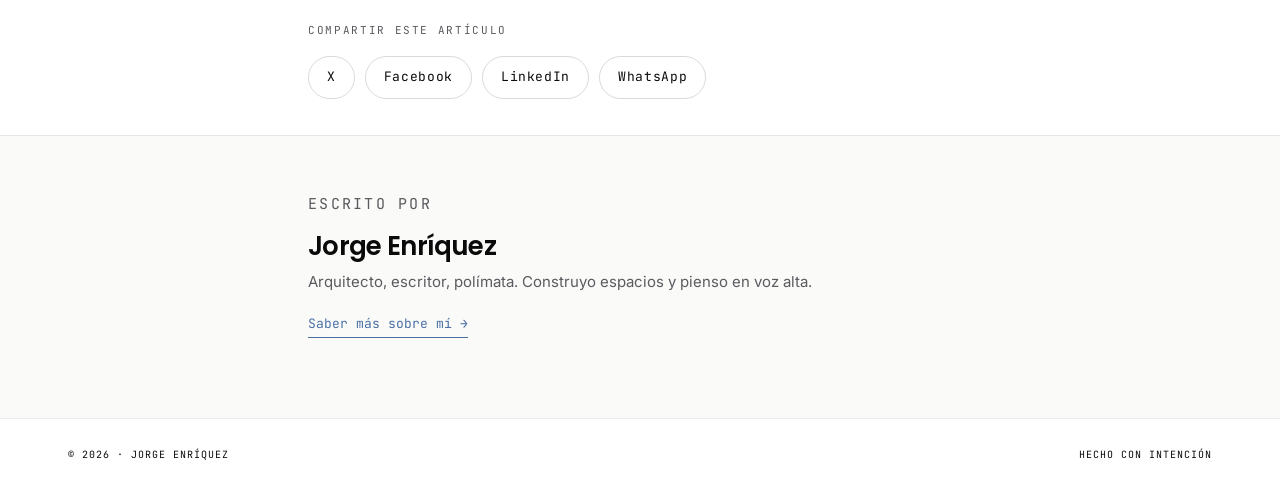
<file: articulos/last-planner-system.html>
<!DOCTYPE html>
<html lang="es" data-theme="light">
<head>
  <meta charset="UTF-8">
  <meta name="viewport" content="width=device-width, initial-scale=1.0">

  <title>¿Por qué la mitad de lo que prometes el lunes es mentira el viernes? · Jorge Enríquez</title>
  <meta name="description" content="Last Planner® System (LPS): la revolución silenciosa que convierte la planificación de obra en compromisos reales y acaba con el caos, los retrabajos y los retrasos.">
  <meta name="author" content="Jorge Enríquez">

  <!-- Open Graph (cuando alguien lo comparte en WhatsApp, LinkedIn, etc.) -->
  <meta property="og:title" content="¿Por qué la mitad de lo que prometes el lunes es mentira el viernes? · Jorge Enríquez">
  <meta property="og:description" content="Last Planner® System (LPS): la revolución silenciosa que convierte la planificación de obra en compromisos reales y acaba con el caos, los retrabajos y los retrasos.">
  <meta property="og:type" content="article">
  <meta property="og:locale" content="es_MX">

  <!-- Twitter / X -->
  <meta name="twitter:card" content="summary_large_image">
  <meta name="twitter:title" content="¿Por qué la mitad de lo que prometes el lunes es mentira el viernes?">
  <meta name="twitter:description" content="Last Planner® System (LPS): la revolución silenciosa que convierte la planificación de obra en compromisos reales y acaba con el caos, los retrabajos y los retrasos.">

  <link rel="icon" type="image/x-icon" href="/favicon.ico">
  <link rel="icon" type="image/svg+xml" href="/favicon.svg">
  <link rel="apple-touch-icon" sizes="180x180" href="/apple-touch-icon.png">

  <!-- Fuentes -->
  <link rel="preconnect" href="https://fonts.googleapis.com">
  <link rel="preconnect" href="https://fonts.gstatic.com" crossorigin>
  <link href="https://fonts.googleapis.com/css2?family=Poppins:wght@400;500;600;700;800&family=Inter:wght@400;500&family=JetBrains+Mono:wght@400;500&display=swap" rel="stylesheet">

  <!-- Estilos (ojo: ../ porque este archivo está dentro de /articulos/) -->
  <link rel="stylesheet" href="../css/styles.css">
</head>

<body>

  <!-- ====================================================================
       NAVBAR (mismo que la portada, pero los enlaces apuntan a ../index.html)
  ===================================================================== -->
  <nav class="nav" aria-label="Navegación principal">
    <a href="../index.html" class="logo" aria-label="Inicio · Jorge Enríquez">
      arq<i>·</i>enriquez
    </a>

    <button class="nav-toggle" id="navToggle" aria-label="Abrir menú" aria-expanded="false">
      <span></span>
      <span></span>
      <span></span>
    </button>

    <ul class="nav-links" id="navLinks">
      <li><a href="../index.html#blog">Blog</a></li>
      <li><a href="../index.html#proyectos">Proyectos</a></li>
      <li><a href="../index.html#sobre">Sobre mí</a></li>
      <li><a href="../index.html#cursos">Cursos</a></li>
      <li><a href="../index.html#contacto">Contacto</a></li>
      <li>
        <button class="theme-toggle" id="themeToggle" aria-label="Cambiar tema oscuro/claro" title="Cambiar tema">
          <span class="theme-icon">◐</span>
        </button>
      </li>
    </ul>
  </nav>


  <!-- ====================================================================
       ARTÍCULO
  ===================================================================== -->
  <main>
    <article class="article-page">

      <!-- HEADER DEL ARTÍCULO ============================================ -->
      <header class="article-header">
        <div class="container">
          <a href="../index.html#blog" class="article-back">← Volver al blog</a>

          <p class="article-meta-line">
            <span class="article-category">PROJECT MANAGEMENT</span>
            <span class="article-meta-sep">·</span>
            <span class="article-date">27 JUN 2026</span>
            <span class="article-meta-sep">·</span>
            <span class="article-read">8 MIN</span>
          </p>

          <h1 class="article-title">¿Por qué la mitad de lo que prometes el lunes es mentira el viernes?</h1>

          <p class="article-lede">
            Last Planner® System: la revolución silenciosa que convierte la planificación de obra en compromisos reales.
          </p>
        </div>
      </header>


      <!-- IMAGEN PRINCIPAL DEL ARTÍCULO -->
      <figure class="article-hero">
        <img src="../assets/images/articulos/last-planner-system.jpg" alt="Equipo de obra planificando colaborativamente con paneles visuales (Big Room)">
      </figure>


      <!-- CUERPO DEL ARTÍCULO ============================================ -->
      <div class="article-body">
        <div class="container">

          <h2>1. La realidad desnuda de la construcción: un despertar necesario</h2>

          <p>
            Usted lo vive cada mañana. La obra se detiene. El material no llega. Las cuadrillas
            se cruzan en la obra. El presupuesto se desangra.
          </p>

          <p>
            No es una percepción subjetiva; es la realidad estadística de nuestra industria.
            Mientras la fabricación ha optimizado sus procesos hasta reducir el desperdicio al
            26%, la construcción sigue anclada en una ineficiencia sistémica.
          </p>

          <p>
            Esta falta de control es crítica. Operamos con una fiabilidad alarmante:
            <strong>solo se termina entre el 55% y el 60% de lo planeado semanalmente</strong>.
            Casi la mitad de lo que prometemos el lunes se convierte en mentira el viernes. El
            resultado es inevitable: <strong>más del 40% de las obras sufren retrasos
            significativos</strong>.
          </p>

          <h3>Problemas crónicos que nos están asfixiando</h3>

          <ul>
            <li><strong>Falta de transparencia:</strong> cada gremio guarda sus datos y nadie ve el plan completo, así que las decisiones se toman a ciegas.</li>
            <li><strong>Caos en la obra:</strong> cuadrillas que se estorban en el mismo frente y materiales sin uso asignado, esto genera un desorden que dispara el riesgo y el estrés.</li>
            <li><strong>Retrabajos constantes:</strong> trabajos que hay que rehacer porque el oficio previo no terminó o no avisó, y se termina pagando dos veces por lo mismo.</li>
            <li><strong>Incumplimiento de plazos:</strong> hitos que se prometen el lunes y se incumplen el viernes, semana tras semana, hasta perder la credibilidad ante el cliente.</li>
            <li><strong>Cultura de "apagafuegos":</strong> se vive corriendo de una urgencia a otra, apagando incendios en lugar de anticiparlos y planificar con cabeza.</li>
          </ul>

          <h2>2. ¿Qué es realmente el Last Planner System? Más allá de la teoría</h2>

          <p>
            El Last Planner® System (LPS) no es un software ni un simple tablero con post-its de
            colores bonitos. Es un cambio de paradigma radical desarrollado por Glenn Ballard y
            Greg Howell. Mientras el modelo tradicional gestiona contratos individuales y tareas
            aisladas, el LPS propone una mirada distinta: entender la construcción como un
            <strong>único Flujo de Valor</strong>.
          </p>

          <p>
            Imagine una secuencia típica: albañilería → primera mano de electricidad →
            fontanería. En el sistema tradicional, si la albañilería se retrasa, el flujo
            completo se rompe. LPS busca que la información y los materiales fluyan sin
            interrupciones, transformándolos en lo que el cliente realmente aprecia (calidad,
            funcionalidad y puntualidad).
          </p>

          <blockquote>
            La esencia del LPS: un sistema de planificación y control de la producción basado
            fundamentalmente en <em>compromisos</em>. Su propósito es generar un flujo de trabajo
            predecible y confiable mediante la participación activa de quienes realmente ejecutan
            la obra: los últimos planificadores.
          </blockquote>

          <h2>3. El corazón del sistema: la tríada "Debe – Se Puede – Se Hará"</h2>

          <p>
            ¿Te suena la Ley de Parkinson? Dice que "el trabajo se expande hasta llenar el tiempo
            disponible", y es justo lo que hunde a la planificación tradicional. Como nadie confía
            en que el sitio estará listo a tiempo, cada gremio se guarda un "colchón" de horas
            extra por si acaso. ¿El problema? Esos colchones casi nunca se usan, se tiran a la
            basura y, lo más irónico, acaban provocando el 40% de los retrasos que querían evitar.
            El LPS corta este círculo vicioso con una lógica muy clara:
          </p>

          <ul>
            <li><strong>DEBE (Should):</strong> representa el programa maestro y los hitos contractuales. Es la visión a largo plazo. Lo que el contrato nos exige cumplir.</li>
            <li><strong>PUEDE (Can):</strong> la fase de planificación intermedia. Aquí es donde nos convertimos en estrategas: ¿qué nos impide trabajar? Liberamos restricciones (planos, materiales, permisos). El resultado es el <strong>Inventario de Trabajo Ejecutable (ITE)</strong>. <em>Regla de oro de la productividad:</em> si una tarea no tiene sus restricciones liberadas, nunca entra en el plan semanal.</li>
            <li><strong>SE HARÁ (Will):</strong> el compromiso real de los Últimos Planificadores. No es una imposición del Jefe de Obra bajo presión (Sistema PUSH), sino una promesa de los responsables de cada oficio sobre lo que realmente ejecutarán esa semana (Sistema PULL).</li>
            <li><strong>SE HIZO (Did):</strong> el aprendizaje mediante la medición del <strong>PPC (Porcentaje de Plan Completado)</strong>. No buscamos culpables, buscamos la causa raíz de por qué una meta no se cumplió en la semana para que el error no se repita.</li>
          </ul>

          <h2>4. ¿Quién es el "Último Planificador"? El héroe de la historia</h2>

          <p>
            En la gestión convencional, el Jefe de Obra es un "Gantt solitario" desconectado de
            la realidad del pie de obra. El LPS otorga el protagonismo a los <strong>Últimos
            Planificadores</strong>: capataces, jefes de cuadrilla y responsables de
            subcontratas. Ellos tienen la información real de rendimientos y personal disponible.
          </p>

          <figure>
            <table style="width:100%; border-collapse:collapse; margin:1.5rem 0; font-size:0.95rem;">
              <thead>
                <tr>
                  <th style="text-align:left; padding:0.75rem 1rem; border:1px solid var(--border-strong); background:var(--surface); width:50%;">Planificación Tradicional (Push)</th>
                  <th style="text-align:left; padding:0.75rem 1rem; border:1px solid var(--border-strong); background:var(--surface); width:50%;">Last Planner System (Pull / Colaborativa)</th>
                </tr>
              </thead>
              <tbody>
                <tr>
                  <td style="padding:0.75rem 1rem; border:1px solid var(--border); vertical-align:top;">El Jefe de Obra decide y presiona basándose en el "debería" contractual.</td>
                  <td style="padding:0.75rem 1rem; border:1px solid var(--border); vertical-align:top;">Se basa en compromisos que hacen los verdaderos ejecutores según la realidad de la obra.</td>
                </tr>
                <tr>
                  <td style="padding:0.75rem 1rem; border:1px solid var(--border); vertical-align:top;">Información teórica y a menudo desactualizada.</td>
                  <td style="padding:0.75rem 1rem; border:1px solid var(--border); vertical-align:top;">Información real y fresca de "pie de obra".</td>
                </tr>
                <tr>
                  <td style="padding:0.75rem 1rem; border:1px solid var(--border); vertical-align:top;">Las restricciones se resuelven tarde, ya cuando la actividad está en curso, generando caos y paros.</td>
                  <td style="padding:0.75rem 1rem; border:1px solid var(--border); vertical-align:top;">Las restricciones se liberan proactivamente con semanas de anticipación, generando un flujo constante.</td>
                </tr>
              </tbody>
            </table>
          </figure>

          <h2>5. El poder de la planificación colaborativa y la gestión visual</h2>

          <p>
            La metodología se materializa en la <strong>"Big Room"</strong>, un espacio de
            transparencia absoluta. Con paneles visuales y disciplina (misma hora, mismo lugar),
            el equipo deja de ser un grupo de extraños para convertirse en una unidad coordinada.
          </p>

          <h3>5 beneficios de la gestión colaborativa</h3>

          <ul>
            <li><strong>Alinear</strong> al equipo mediante objetivos comunes, eliminando el "yo ya cumplí lo mío"; más bien, todos vemos por las tareas de todos.</li>
            <li><strong>Negociar</strong> los solapes de tareas cara a cara, evitando que los gremios se estorben en el mismo espacio, priorizando según lo requiera el proyecto y el flujo de trabajo.</li>
            <li><strong>Visualizar</strong> el flujo para detectar cuellos de botella semanas antes de que ocurran.</li>
            <li><strong>Fomentar</strong> una cultura donde los errores se hacen visibles para resolverlos, no para esconderlos.</li>
            <li><strong>Reducir</strong> drásticamente el tiempo perdido en llamadas infinitas y reuniones paralelas que no deciden nada. Las sesiones deben ser de enfoque.</li>
          </ul>

          <h2>6. ¿Por qué deberías implementarlo hoy? Beneficios tangibles</h2>

          <p>
            Dar el paso al LPS es una decisión estratégica por rentabilidad y salud mental. Los
            testimonios de quienes ya están en el camino son claros:
          </p>

          <ul>
            <li><strong>Mayor beneficio y control del presupuesto:</strong> al eliminar esperas y retrabajos, el margen de beneficio aumenta.</li>
            <li><strong>Tranquilidad en la toma de decisiones:</strong> se acabaron las sorpresas desagradables; ahora usted dirige la obra de forma consciente.</li>
            <li><strong>Mejora de la seguridad y calidad:</strong> una obra ordenada y previsible es una obra más segura y con menos fallos.</li>
            <li><strong>Cumplimiento de plazos:</strong> recuperará la confianza del cliente al entregar los proyectos a tiempo o incluso antes.</li>
            <li><strong>Valoración del personal:</strong> los subcontratistas se sienten integrados y respetados, lo que mejora la calidad del compromiso.</li>
          </ul>

          <h2>7. Conclusión: el viaje hacia la excelencia</h2>

          <p>
            Como vaticinó Peter Senge, "la habilidad para aprender más rápido que tu competencia
            puede llegar a ser la única ventaja competitiva". En una industria de márgenes cada
            vez más estrechos y exigencias mayores, el Last Planner® System no es una opción, es
            una necesidad de supervivencia. El viaje requiere disciplina y un cambio de
            mentalidad, pero los resultados —proyectos rentables y equipos motivados— son
            innegables. Al final, no estamos solo construyendo edificios; estamos construyendo
            mejores relaciones entre personas para, entonces sí, ejecutar obras excepcionales.
          </p>

        </div>
      </div>


      <!-- BLOQUE FINAL — SOBRE EL AUTOR ================================== -->
      <footer class="article-footer">
        <div class="container">
          <div class="article-author">
            <p class="article-author-tag">ESCRITO POR</p>
            <h3>Jorge Enríquez</h3>
            <p>Arquitecto, escritor, polímata. Construyo espacios y pienso en voz alta.</p>
            <a href="../index.html#sobre" class="article-author-link">Saber más sobre mí →</a>
          </div>
        </div>
      </footer>

    </article>
  </main>


  <!-- ====================================================================
       FOOTER (mismo que la portada)
  ===================================================================== -->
  <footer class="footer">
    <div class="container footer-inner">
      <p>© <span id="currentYear">2026</span> · JORGE ENRÍQUEZ</p>
      <p>HECHO CON INTENCIÓN</p>
    </div>
  </footer>


  <!-- ====================================================================
       JAVASCRIPT (mismo que la portada)
  ===================================================================== -->
  <script src="../js/script.js" defer></script>

</body>
</html>
</file>
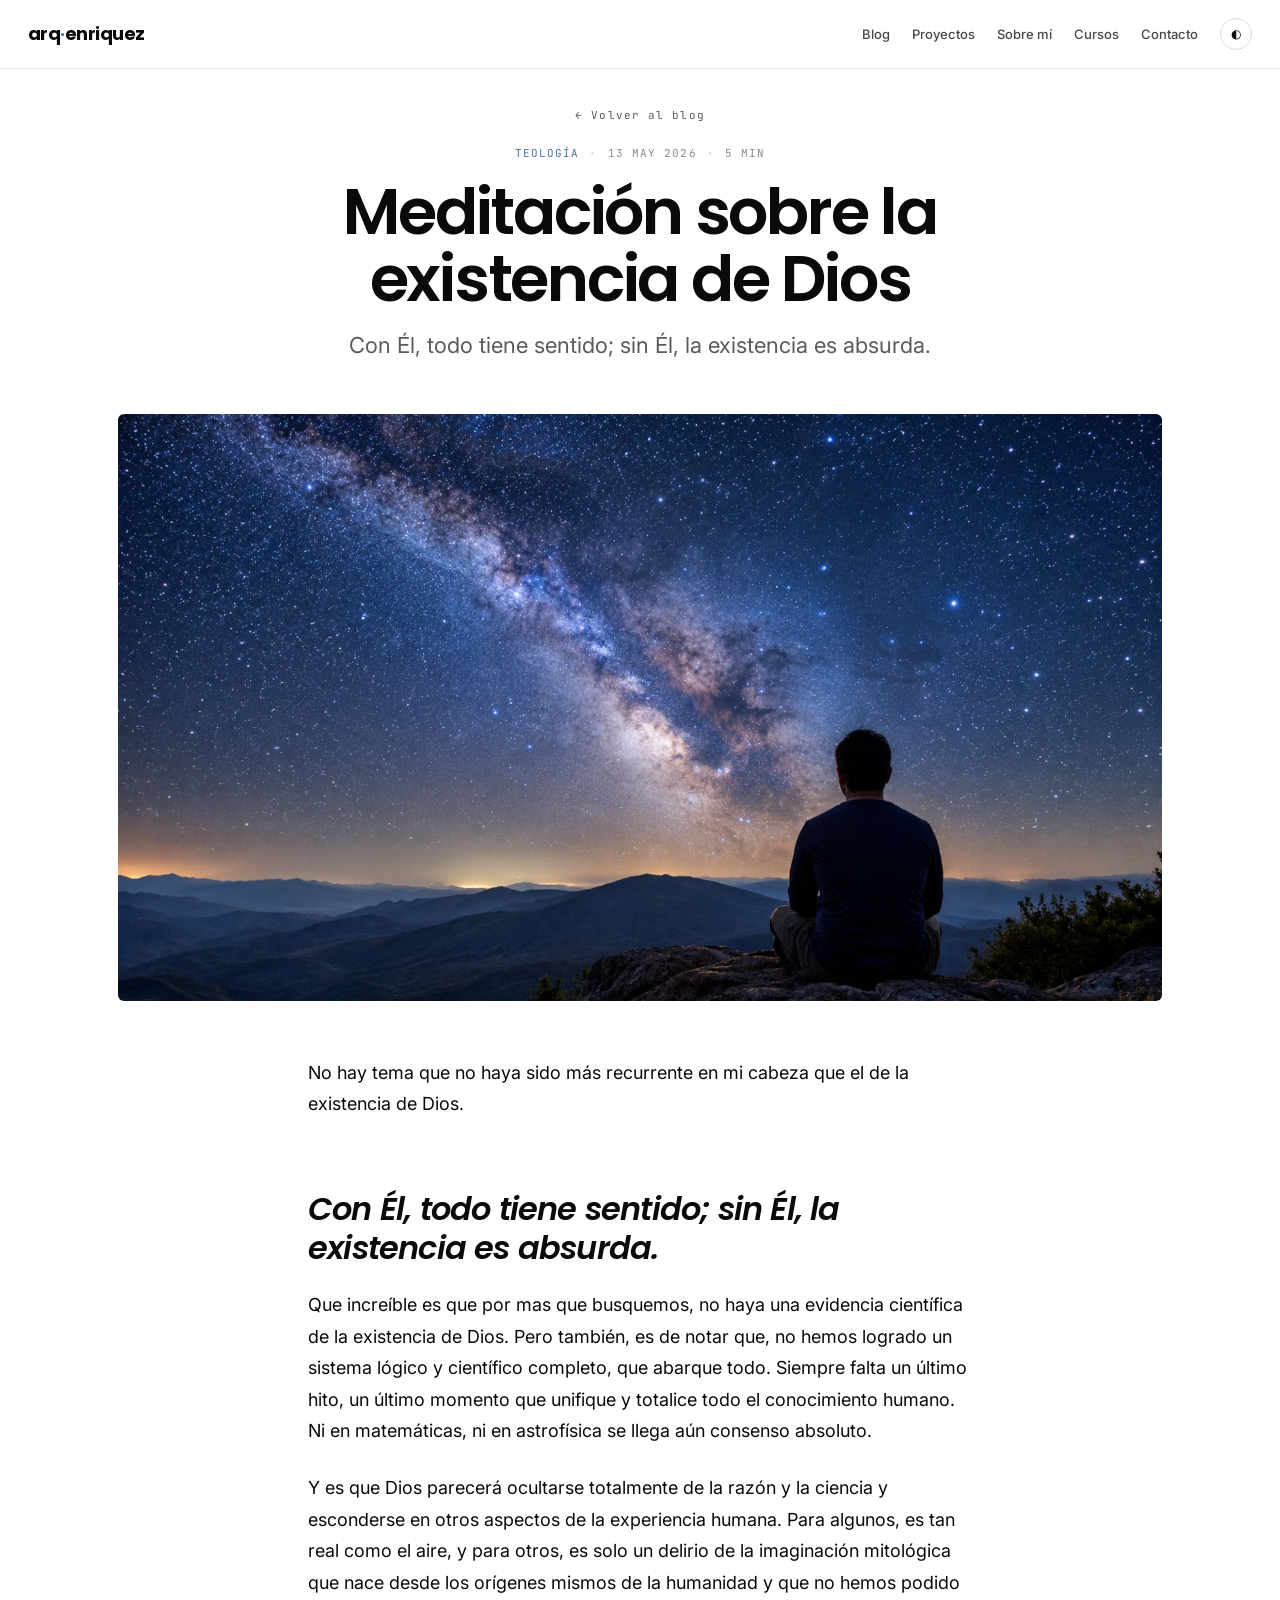
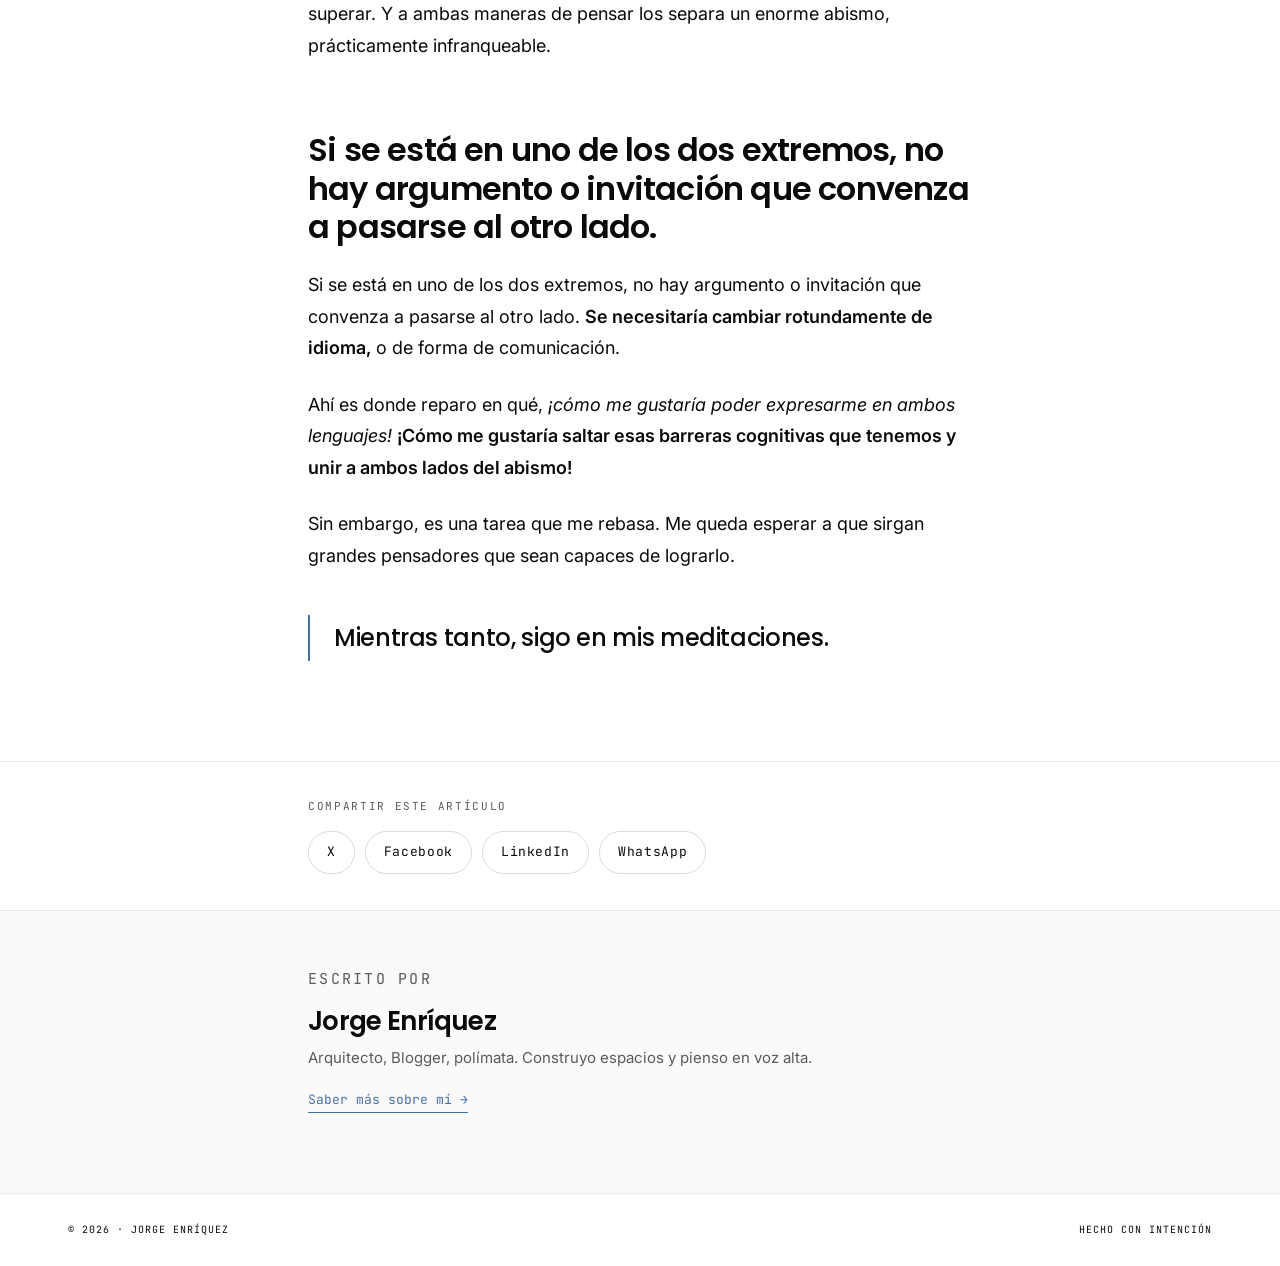
<file: articulos/meditacion-sobre-la-existencia-de-dios.html>
<!DOCTYPE html>
<!--
=================================================================================
  PLANTILLA DE ARTÍCULO — ARQENRIQUEZ.COM
  -------------------------------------------------------------------------------
  CÓMO USAR ESTA PLANTILLA:
    1. Duplica este archivo.
    2. Muévelo a la carpeta /articulos/ con el nombre <slug>.html
       (mismo slug que pones en /data/articulos.js)
    3. Edita los puntos marcados con  ✏️  abajo.
    4. Añade la entrada correspondiente en /data/articulos.js
       (los nuevos arriba del array para que aparezcan primero).

  ZONAS QUE DEBES EDITAR (busca el emoji ✏️):
    - <title>                          ✏️ título + " · Jorge Enríquez"
    - <meta name="description">        ✏️ resumen del artículo
    - <meta property="og:title">       ✏️ mismo título
    - <meta property="og:description"> ✏️ mismo resumen
    - .article-category                ✏️ categoría en MAYÚSCULAS
    - .article-date                    ✏️ fecha legible (ej: "13 MAY 2026")
    - .article-read                    ✏️ tiempo de lectura (ej: "8 MIN")
    - <h1 class="article-title">       ✏️ título del artículo
    - <p class="article-lede">         ✏️ bajada / resumen del artículo
    - <div class="article-body">       ✏️ contenido del artículo (todo el cuerpo)
=================================================================================
-->
<html lang="es" data-theme="light">
<head>
  <meta charset="UTF-8">
  <meta name="viewport" content="width=device-width, initial-scale=1.0">

  <!-- ✏️ TÍTULO DEL ARTÍCULO + nombre del autor -->
  <title>Meditación sobre la existencia de Dios  · Jorge Enríquez</title>
  <!-- ✏️ RESUMEN para SEO y para compartir en redes -->
  <meta name="description" content="¿Existe Dios? Una reflexión personal sobre la fe">
  <meta name="author" content="Jorge Enríquez">

  <!-- Open Graph (cuando alguien lo comparte en WhatsApp, LinkedIn, etc.) -->
  <meta property="og:title" content="Meditación sobre la existencia de Dios · Jorge Enríquez">
  <meta property="og:description" content="¿Existe Dios? Una reflexión personal sobre la fe">
  <meta property="og:type" content="article">
  <meta property="og:locale" content="es_MX">

  <!-- Twitter / X -->
  <meta name="twitter:card" content="summary_large_image">
  <meta name="twitter:title" content="Meditación sobre la existencia de Dios · Jorge Enríquez">
  <meta name="twitter:description" content="¿Existe Dios? Una reflexión personal sobre la fe">

  <link rel="icon" type="image/x-icon" href="/favicon.ico">
  <link rel="icon" type="image/svg+xml" href="/favicon.svg">
  <link rel="apple-touch-icon" sizes="180x180" href="/apple-touch-icon.png">

  <!-- Fuentes -->
  <link rel="preconnect" href="https://fonts.googleapis.com">
  <link rel="preconnect" href="https://fonts.gstatic.com" crossorigin>
  <link href="https://fonts.googleapis.com/css2?family=Poppins:wght@400;500;600;700;800&family=Inter:wght@400;500&family=JetBrains+Mono:wght@400;500&display=swap" rel="stylesheet">

  <!-- Estilos (ojo: ../ porque este archivo está dentro de /articulos/) -->
  <link rel="stylesheet" href="../css/styles.css">
</head>

<body>

  <!-- ====================================================================
       NAVBAR (mismo que la portada, pero los enlaces apuntan a ../index.html)
  ===================================================================== -->
  <nav class="nav" aria-label="Navegación principal">
    <a href="../index.html" class="logo" aria-label="Inicio · Jorge Enríquez">
      arq<i>·</i>enriquez
    </a>

    <button class="nav-toggle" id="navToggle" aria-label="Abrir menú" aria-expanded="false">
      <span></span>
      <span></span>
      <span></span>
    </button>

    <ul class="nav-links" id="navLinks">
      <li><a href="../index.html#blog">Blog</a></li>
      <li><a href="../index.html#proyectos">Proyectos</a></li>
      <li><a href="../index.html#sobre">Sobre mí</a></li>
      <li><a href="../index.html#cursos">Cursos</a></li>
      <li><a href="../index.html#contacto">Contacto</a></li>
      <li>
        <button class="theme-toggle" id="themeToggle" aria-label="Cambiar tema oscuro/claro" title="Cambiar tema">
          <span class="theme-icon">◐</span>
        </button>
      </li>
    </ul>
  </nav>


  <!-- ====================================================================
       ARTÍCULO
  ===================================================================== -->
  <main>
    <article class="article-page">

      <!-- HEADER DEL ARTÍCULO ============================================ -->
      <header class="article-header">
        <div class="container">
          <a href="../index.html#blog" class="article-back">← Volver al blog</a>

          <p class="article-meta-line">
            <!-- ✏️ CATEGORÍA -->
            <span class="article-category">TEOLOGÍA</span>
            <span class="article-meta-sep">·</span>
            <!-- ✏️ FECHA LEGIBLE -->
            <span class="article-date">13 MAY 2026</span>
            <span class="article-meta-sep">·</span>
            <!-- ✏️ TIEMPO DE LECTURA -->
            <span class="article-read">5 MIN</span>
          </p>

          <!-- ✏️ TÍTULO DEL ARTÍCULO -->
          <h1 class="article-title">Meditación sobre la existencia de Dios</h1>

          <!-- ✏️ BAJADA / SUBTÍTULO / RESUMEN -->
          <p class="article-lede">
          Con Él, todo tiene sentido; sin Él, la existencia es absurda.
          </p>
        </div>
      </header>


      <!-- IMAGEN PRINCIPAL DEL ARTÍCULO -->
      <figure class="article-hero">
        <img src="../assets/images/articulos/meditacion-sobre-la-existencia-de-dios.jpg" alt="Vitral o luz contemplativa">
      </figure>


      <!-- CUERPO DEL ARTÍCULO ============================================
           Aquí va el contenido. Las etiquetas disponibles son:
             <p>            párrafo normal
             <h2>           sección
             <h3>           subsección
             <blockquote>   cita destacada
             <ul>/<ol>      listas
             <a href="">    enlaces
             <strong>       énfasis fuerte (negrita)
             <em>           énfasis sutil (cursiva)
             <code>         fragmento de código en línea
             <pre><code>    bloque de código
             <img src="" alt="">  imagen
             <figure><figcaption> imagen con leyenda
           Todas tienen estilo automático — no necesitas añadir clases.
      ================================================================ -->
      <div class="article-body">
        <div class="container">

          <!-- ✏️ EMPIEZA AQUÍ EL CONTENIDO DE TU ARTÍCULO -->

          <p>
            No hay tema que no haya sido más recurrente en mi cabeza 
            que el de la existencia de Dios.
          </p>

          <h2><em>Con Él, todo tiene sentido; sin Él, la existencia es absurda.</em></h2>

          <p>
            Que increíble es que por mas que busquemos, no haya una evidencia científica 
            de la existencia de Dios. Pero también, es de notar que, no hemos logrado 
            un sistema lógico y científico completo, que abarque todo. Siempre falta un 
            último hito, un último momento que unifique y totalice todo el conocimiento humano. 
            Ni en matemáticas, ni en astrofísica se llega aún consenso absoluto.
          </p>
          <p>
            Y es que Dios parecerá ocultarse totalmente de la razón y la ciencia y esconderse 
            en otros aspectos de la experiencia humana. Para algunos, es tan real como el aire, 
            y para otros, es solo un delirio de la imaginación mitológica que nace desde los 
            orígenes mismos de la humanidad y que no hemos podido superar. Y a ambas maneras 
            de pensar los separa un enorme abismo, prácticamente infranqueable.
          </p>

          <h2>Si se está en uno de los dos extremos, no hay argumento o invitación que convenza 
            a pasarse al otro lado.</h2>

          <p>
            Si se está en uno de los dos extremos, no hay argumento o invitación que convenza 
            a pasarse al otro lado. <strong> Se necesitaría cambiar rotundamente de idioma,</strong>
             o de forma de comunicación.
          </p>  

          <p>
            Ahí es donde reparo en qué, <em>¡cómo me gustaría poder expresarme en ambos lenguajes! </em>
            <strong>¡Cómo me gustaría saltar esas barreras cognitivas que tenemos y unir a ambos 
              lados del abismo!</strong>
          </p>

          <p>
            Sin embargo, es una tarea que me rebasa. Me queda esperar a que sirgan grandes pensadores 
            que sean capaces de lograrlo.
          </p>

          <blockquote>
            Mientras tanto, sigo en mis meditaciones.
          </blockquote>

          <!-- ✏️ TERMINA AQUÍ EL CONTENIDO -->

        </div>
      </div>


      <!-- BLOQUE FINAL — SOBRE EL AUTOR ================================== -->
      <footer class="article-footer">
        <div class="container">
          <div class="article-author">
            <p class="article-author-tag">ESCRITO POR</p>
            <h3>Jorge Enríquez</h3>
            <p>Arquitecto, Blogger, polímata. Construyo espacios y pienso en voz alta.</p>
            <a href="../index.html#sobre" class="article-author-link">Saber más sobre mí →</a>
          </div>
        </div>
      </footer>

    </article>
  </main>


  <!-- ====================================================================
       FOOTER (mismo que la portada)
  ===================================================================== -->
  <footer class="footer">
    <div class="container footer-inner">
      <p>© <span id="currentYear">2026</span> · JORGE ENRÍQUEZ</p>
      <p>HECHO CON INTENCIÓN</p>
    </div>
  </footer>


  <!-- ====================================================================
       JAVASCRIPT (mismo que la portada)
  ===================================================================== -->
  <script src="../js/script.js" defer></script>

</body>
</html>
</file>
<file: css/styles.css>
/* ============================================================================
   ARQENRIQUEZ.COM — STYLES
   Marca personal de Jorge Enríquez · Arquitecto, escritor, polímata
   ----------------------------------------------------------------------------
   ESTRUCTURA DE ESTE ARCHIVO:
   1. Variables CSS (modo claro y oscuro)
   2. Reset y base
   3. Tipografía
   4. Layout (container, grid)
   5. Componentes (botones, cards, etc.)
   6. Secciones específicas
   7. Responsive (media queries)

   FILOSOFÍA: usamos CSS variables para que el toggle de tema cambie
   TODO el sitio cambiando solo unas pocas líneas.
============================================================================ */


/* ============================================================================
   1. VARIABLES CSS (TOKENS DE DISEÑO)
   ----------------------------------------------------------------------------
   :root es el elemento padre de todo (el <html>). Las variables que definamos
   aquí están disponibles en todo el documento usando var(--nombre-variable).

   Definimos PRIMERO el modo claro (default) y DESPUÉS sobrescribimos las
   variables cuando el atributo data-theme="dark" esté en el <html>.
============================================================================ */

:root {
  /* COLORES — modo claro (default) */
  --bg: #FFFFFF;
  --surface: #FAFAF9;
  --surface-2: #F5F5F4;

  --text: #0A0A0A;
  --text-secondary: #5A5A5F;
  --text-dim: #8A8A90;

  --accent: #4A6FA5;
  --accent-hover: #3D5A99;
  --accent-glow: rgba(74, 111, 165, 0.35);   /* azul translúcido para sombras de hover */

  --border: rgba(10, 10, 10, 0.08);
  --border-strong: rgba(10, 10, 10, 0.15);

  /* TIPOGRAFÍA */
  --font-display: 'Poppins', system-ui, -apple-system, sans-serif;
  --font-body: 'Inter', system-ui, -apple-system, sans-serif;
  --font-mono: 'JetBrains Mono', 'Courier New', monospace;

  /* TAMAÑOS — usamos clamp(min, ideal, max) para tipografía responsiva
     clamp() es magia: el navegador escoge el ideal, pero nunca pasa
     del min ni del max. Adiós media queries para tamaños de letra. */
  --fs-h1: clamp(48px, 8vw, 92px);
  --fs-h2: clamp(32px, 4.5vw, 48px);
  --fs-h3: 28px;
  --fs-body: 16px;
  --fs-small: 13px;
  --fs-meta: 11px;

  /* ESPACIADO */
  --container-max: 1200px;
  --container-padding: 28px;

  /* TRANSICIONES */
  --transition-fast: 0.2s ease;
  --transition-medium: 0.3s ease;

  /* RADIOS */
  --radius-sm: 4px;
  --radius-md: 6px;
  --radius-lg: 8px;
}

/* MODO OSCURO — sobrescribimos las variables cuando data-theme="dark" */
[data-theme="dark"] {
  --bg: #000000;
  --surface: #0A0A0A;
  --surface-2: #121212;

  --text: #FFFFFF;
  --text-secondary: #A8A8AE;
  --text-dim: #6E6E72;

  --accent: #6B8DC0;
  --accent-hover: #8AA8D6;
  --accent-glow: rgba(107, 141, 192, 0.45);  /* azul translúcido más fuerte para fondo oscuro */

  --border: rgba(255, 255, 255, 0.1);
  --border-strong: rgba(255, 255, 255, 0.2);
}


/* ============================================================================
   2. RESET Y BASE
   ----------------------------------------------------------------------------
   Eliminamos los estilos default del navegador para empezar limpio.
============================================================================ */

* {
  box-sizing: border-box;       /* padding/border NO suman al ancho total */
  margin: 0;
  padding: 0;
}

html {
  scroll-behavior: smooth;       /* scroll suave al hacer click en anclas */
  scroll-padding-top: 80px;      /* offset para que el navbar no tape */
}

body {
  background: var(--bg);
  color: var(--text);
  font-family: var(--font-body);
  font-size: var(--fs-body);
  line-height: 1.6;
  -webkit-font-smoothing: antialiased;     /* texto más suave en macOS */
  -moz-osx-font-smoothing: grayscale;
  transition: background var(--transition-medium), color var(--transition-medium);
}

/* Selección de texto con el color de acento */
::selection {
  background: var(--accent);
  color: #FFFFFF;
}


/* ============================================================================
   3. TIPOGRAFÍA
============================================================================ */

h1, h2, h3, h4, h5, h6 {
  font-family: var(--font-display);
  color: var(--text);
  letter-spacing: -0.025em;     /* tracking más cerrado en headings = más editorial */
  line-height: 1.1;
  font-weight: 500;
}

p {
  color: var(--text);
}

a {
  color: var(--accent);
  text-decoration: none;
  transition: color var(--transition-fast);
}


/* ============================================================================
   4. LAYOUT
============================================================================ */

.container {
  max-width: var(--container-max);
  margin: 0 auto;
  padding-left: var(--container-padding);
  padding-right: var(--container-padding);
}


/* ============================================================================
   5. NAVBAR
============================================================================ */

.nav {
  position: sticky;              /* se queda pegado arriba al hacer scroll */
  top: 0;
  z-index: 100;
  background: var(--bg);
  backdrop-filter: blur(8px);    /* efecto glassmorphism sutil */
  border-bottom: 1px solid var(--border);
  display: flex;
  justify-content: space-between;
  align-items: center;
  padding: 18px var(--container-padding);
  transition: background var(--transition-medium), border-color var(--transition-medium);
}

.logo {
  font-family: var(--font-display);
  font-size: 18px;
  font-weight: 700;
  letter-spacing: -0.03em;
  color: var(--text);
}
.logo i {
  color: var(--accent);
  font-style: normal;
}

.nav-links {
  display: flex;
  gap: 22px;
  align-items: center;
  list-style: none;
}
.nav-links a {
  color: var(--text);
  font-size: var(--fs-small);
  font-weight: 500;
  opacity: 0.75;
  transition: opacity var(--transition-fast), color var(--transition-fast);
}
.nav-links a:hover {
  opacity: 1;
  color: var(--accent);
}

.theme-toggle {
  width: 32px;
  height: 32px;
  border: 1px solid var(--border-strong);
  border-radius: 50%;
  background: transparent;
  color: var(--text);
  cursor: pointer;
  display: flex;
  align-items: center;
  justify-content: center;
  font-size: 12px;
  transition: all var(--transition-fast);
}
.theme-toggle:hover {
  border-color: var(--accent);
  color: var(--accent);
}

/* HAMBURGUESA (oculta en desktop, se muestra en móvil) */
.nav-toggle {
  display: none;
  flex-direction: column;
  justify-content: space-between;
  width: 22px;
  height: 16px;
  background: transparent;
  border: none;
  cursor: pointer;
  padding: 0;
}
.nav-toggle span {
  display: block;
  width: 100%;
  height: 1.5px;
  background: var(--text);
  transition: transform var(--transition-fast), opacity var(--transition-fast);
}


/* ============================================================================
   6. HERO
   ----------------------------------------------------------------------------
   El hero ahora es un contenedor "full-bleed" (todo el ancho de la ventana)
   con un carrusel de fondo. El texto se posiciona por encima usando z-index.

   ESTRUCTURA:
   .hero (position:relative, ancho 100vw, alto fijo)
     ├── .hero-carousel  (position:absolute, cubre todo el hero — el FONDO)
     ├── .hero-overlay   (position:absolute, capa oscura para legibilidad)
     └── .hero-content   (position:relative + z-index, el TEXTO encima)
============================================================================ */

.hero {
  position: relative;
  width: 100%;
  min-height: 88vh;              /* alto del hero — ajusta a gusto (ej: 100vh) */
  display: flex;
  align-items: center;            /* centra el contenido verticalmente */
  overflow: hidden;
  border-bottom: 1px solid var(--border);
  padding: 100px 0;               /* respiración arriba/abajo */
}

/* Contenido del hero — va POR ENCIMA del carrusel */
.hero-content {
  position: relative;
  z-index: 3;                     /* texto > overlay > carrusel */
  color: #FFFFFF;                 /* texto blanco sobre fondo oscuro/foto */
}

.meta {
  font-family: var(--font-mono);
  font-size: var(--fs-meta);
  color: rgba(255, 255, 255, 0.75);
  letter-spacing: 0.1em;
  margin-bottom: 24px;
}

.hero-title {
  font-family: var(--font-display);
  font-size: var(--fs-h1);
  font-weight: 500;                              /* esbelto y elegante (Poppins Medium) */
  line-height: 0.96;
  letter-spacing: -0.04em;
  margin-bottom: 32px;
  color: #FFFFFF;
  text-shadow: 0 2px 20px rgba(0, 0, 0, 0.4);   /* sutil sombra para más legibilidad */
}

.rotate {
  color: var(--accent);
  display: inline-block;
  transition: opacity var(--transition-medium);
}

.hero-lede {
  font-size: 17px;
  line-height: 1.6;
  color: rgba(255, 255, 255, 0.85);
  max-width: 540px;
  margin-bottom: 36px;
  text-shadow: 0 1px 10px rgba(0, 0, 0, 0.3);
}

.hero-cta {
  display: flex;
  gap: 14px;
  flex-wrap: wrap;
}

/* En el hero, el botón ghost vive sobre fotos oscuras → forzamos blanco */
.hero-content .btn-ghost {
  color: #FFFFFF;
  border-color: rgba(255, 255, 255, 0.5);
}
.hero-content .btn-ghost:hover {
  border-color: #FFFFFF;
  background: rgba(255, 255, 255, 0.08);
}


/* ============================================================================
   6.1 CARRUSEL DEL HERO (FONDO A PANTALLA COMPLETA)
   ----------------------------------------------------------------------------
   - El carrusel ocupa el 100% del .hero (cubre todo el fondo)
   - .carousel-track apila las slides en la misma posición
   - El cambio entre slides se hace con opacidad (fade) — más suave que sliding
   - La slide activa tiene la clase .is-active (controlada desde script.js)
============================================================================ */

.hero-carousel {
  position: absolute;
  inset: 0;                      /* top:0; right:0; bottom:0; left:0 */
  width: 100%;
  height: 100%;
  z-index: 1;
  overflow: hidden;
  background: var(--surface-2);
}

/* OVERLAY OSCURO — mejora la legibilidad del texto sobre las fotos */
.hero-overlay {
  position: absolute;
  inset: 0;
  z-index: 1;                    /* sobre los slides, debajo de flechas/dots */
  background: linear-gradient(
    to right,
    rgba(0, 0, 0, 0.65) 0%,      /* lado izquierdo más oscuro (donde va el texto) */
    rgba(0, 0, 0, 0.35) 60%,
    rgba(0, 0, 0, 0.25) 100%
  );
  pointer-events: none;          /* no bloquea clicks en flechas/dots */
}

.carousel-track {
  position: relative;
  width: 100%;
  height: 100%;
}

.slide {
  position: absolute;
  inset: 0;                      /* top:0; right:0; bottom:0; left:0 */
  opacity: 0;
  transform: scale(1.04);        /* sutil zoom-out al entrar */
  transition: opacity 0.9s ease, transform 6s ease;
  pointer-events: none;
}

.slide.is-active {
  opacity: 1;
  transform: scale(1);           /* el slide activo se "asienta" lentamente */
  pointer-events: auto;
}

.slide img {
  width: 100%;
  height: 100%;
  object-fit: cover;             /* cubre todo sin deformar */
  display: block;
}

/* FLECHAS NAVEGACIÓN ------------------------------------------------- */
.carousel-arrow {
  position: absolute;
  top: 50%;
  transform: translateY(-50%);
  width: 44px;
  height: 44px;
  border-radius: 50%;
  border: 1px solid rgba(255, 255, 255, 0.4);
  background: rgba(0, 0, 0, 0.35);
  backdrop-filter: blur(6px);
  color: #FFFFFF;
  font-size: 24px;
  line-height: 1;
  cursor: pointer;
  display: flex;
  align-items: center;
  justify-content: center;
  opacity: 0;                    /* invisible hasta hover */
  transition: opacity var(--transition-medium), background var(--transition-fast);
  z-index: 3;                    /* por encima del overlay */
}
.carousel-arrow:hover {
  background: rgba(0, 0, 0, 0.6);
}
.carousel-prev { left: 18px; }
.carousel-next { right: 18px; }

.hero-carousel:hover .carousel-arrow {
  opacity: 1;                    /* aparecen al pasar el mouse */
}

/* INDICADORES (PUNTOS) ----------------------------------------------- */
.carousel-dots {
  position: absolute;
  bottom: 24px;
  left: 50%;
  transform: translateX(-50%);
  display: flex;
  gap: 10px;
  z-index: 3;                    /* por encima del overlay */
}

.dot {
  width: 28px;
  height: 4px;
  border: none;
  border-radius: 2px;
  background: rgba(255, 255, 255, 0.4);
  cursor: pointer;
  padding: 0;
  transition: background var(--transition-fast), width var(--transition-medium);
}
.dot:hover {
  background: rgba(255, 255, 255, 0.7);
}
.dot.is-active {
  background: #FFFFFF;
  width: 40px;                   /* el activo se alarga */
}

/* RESPETAR PREFERENCIA DE REDUCIR MOVIMIENTO ------------------------ */
@media (prefers-reduced-motion: reduce) {
  .slide {
    transition: opacity 0.3s ease;
    transform: none;
  }
}


/* ============================================================================
   7. BOTONES
============================================================================ */

.btn {
  display: inline-block;
  padding: 13px 22px;
  border-radius: var(--radius-sm);
  font-size: var(--fs-small);
  font-weight: 500;
  font-family: var(--font-body);
  text-decoration: none;
  cursor: pointer;
  border: 1px solid var(--border-strong);
  transition: all var(--transition-fast);
}
.btn-primary {
  background: var(--accent);
  color: #FFFFFF;
  border-color: var(--accent);
}
.btn-primary:hover {
  background: var(--accent-hover);
  border-color: var(--accent-hover);
}
.btn-ghost {
  background: transparent;
  color: var(--text);
}
.btn-ghost:hover {
  border-color: var(--text);
}


/* ============================================================================
   8. SECCIONES
============================================================================ */

.section {
  padding: 80px 0;
  border-bottom: 1px solid var(--border);
}

.section-head {
  display: flex;
  align-items: baseline;
  justify-content: space-between;
  margin-bottom: 48px;
  flex-wrap: wrap;
  gap: 16px;
}
.section-num {
  font-family: var(--font-mono);
  font-size: var(--fs-meta);
  color: var(--text-secondary);
  letter-spacing: 0.15em;
}
.section h2 {
  font-size: var(--fs-h2);
  font-weight: 500;
  letter-spacing: -0.035em;
  margin-top: 6px;
  line-height: 1;
}
.section-link {
  font-size: 12px;
  color: var(--text-secondary);
  border-bottom: 1px solid var(--border-strong);
  padding-bottom: 2px;
  font-weight: 500;
}
.section-link:hover {
  color: var(--accent);
  border-color: var(--accent);
}


/* ============================================================================
   9. BLOG GRID
============================================================================ */

.blog-grid {
  display: grid;
  grid-template-columns: repeat(auto-fit, minmax(260px, 1fr));
  gap: 20px;
}

.article-card {
  display: block;                /* <a> es inline por default; lo hacemos bloque */
  padding: 0;                    /* sin padding: la imagen va al ras del borde */
  background: var(--surface);
  border: 1px solid var(--border);
  border-radius: var(--radius-md);
  overflow: hidden;              /* recorta la imagen al borde redondeado */
  cursor: pointer;
  text-decoration: none;         /* el <a> trae subrayado, lo quitamos */
  color: inherit;                /* hereda el color del texto (no azul de link) */
  /* Misma animación expresiva que las cards de "Explorar por tema" */
  transition: transform 0.35s cubic-bezier(0.2, 0.8, 0.2, 1.05),
              box-shadow 0.35s ease,
              border-color var(--transition-fast),
              background var(--transition-medium);
}
.article-card:hover {
  border-color: var(--accent);
  transform: translateY(-8px) scale(1.04);          /* sube + crece */
  box-shadow: 0 22px 44px -14px var(--accent-glow); /* resplandor debajo */
}

/* MINIATURA DE LA CARD ------------------------------------------------- */
.article-card-img-wrap {
  width: 100%;
  aspect-ratio: 16 / 9;          /* misma proporción que el hero del artículo */
  background: var(--surface-2);
  overflow: hidden;
}
.article-card-img {
  width: 100%;
  height: 100%;
  object-fit: cover;             /* cubre el marco sin deformarse */
  display: block;
}

/* CONTENIDO DE LA CARD (debajo de la imagen) -------------------------- */
.article-card-content {
  padding: 20px 22px 24px;
}

.article-meta {
  display: flex;
  flex-wrap: wrap;
  gap: 10px;
  font-family: var(--font-mono);
  font-size: 10px;
  color: var(--text-dim);
  letter-spacing: 0.08em;
  margin-bottom: 14px;
}
.article-cat {
  color: var(--accent);
}

.article-card h3 {
  font-size: 21px;
  font-weight: 600;
  line-height: 1.2;
  margin-bottom: 10px;
  letter-spacing: -0.025em;
}
.article-card p {
  font-size: 13px;
  color: var(--text-secondary);
  line-height: 1.55;
}


/* ============================================================================
   10. CATEGORÍAS GRID
============================================================================ */

/* Flexbox en lugar de grid: con 7 categorías queda 4 arriba + 3 abajo
   centradas (justify-content: center). El grid clásico dejaba la fila
   incompleta alineada a la izquierda. */
.cat-grid {
  display: flex;
  flex-wrap: wrap;
  justify-content: center;
  gap: 14px;
}

.cat {
  /* 4 cards por fila a partir de 1024px (4 × 25% - gaps).
     A pantallas más chicas se acomodan automáticamente con el wrap. */
  flex: 1 1 calc(25% - 14px);
  min-width: 200px;
  max-width: 280px;

  display: flex;
  flex-direction: column;
  padding: 24px 22px;
  background: var(--surface);
  border: 1px solid var(--border);
  border-radius: var(--radius-md);
  cursor: pointer;
  text-decoration: none;
  color: var(--text);
  /* cubic-bezier da una curva con un toque de "pop" al final, más expresiva
     que un ease lineal para hovers donde queremos que se sienta vivo */
  transition: transform 0.35s cubic-bezier(0.2, 0.8, 0.2, 1.05),
              box-shadow 0.35s ease,
              border-color var(--transition-fast),
              background var(--transition-medium);
}
.cat:hover {
  border-color: var(--accent);
  transform: translateY(-8px) scale(1.04);          /* sube + crece */
  box-shadow: 0 22px 44px -14px var(--accent-glow); /* resplandor debajo */
  background: var(--surface);
}

.cat-num {
  font-family: var(--font-mono);
  font-size: 10px;
  color: var(--accent);
  letter-spacing: 0.1em;
}
.cat-name {
  font-family: var(--font-display);
  font-size: 20px;
  font-weight: 600;
  margin-top: 8px;
  margin-bottom: 4px;
  letter-spacing: -0.025em;
}
.cat-count {
  font-size: 11px;
  color: var(--text-dim);
}


/* ============================================================================
   11. PROYECTOS GRID
============================================================================ */

.proj-grid {
  display: grid;
  grid-template-columns: repeat(auto-fit, minmax(280px, 1fr));
  gap: 20px;
}

.proj-card {
  background: var(--surface);
  border: 1px solid var(--border);
  border-radius: var(--radius-md);
  overflow: hidden;
  cursor: pointer;
  /* Misma animación expresiva que las cards de "Explorar por tema" */
  transition: transform 0.35s cubic-bezier(0.2, 0.8, 0.2, 1.05),
              box-shadow 0.35s ease,
              border-color var(--transition-fast),
              background var(--transition-medium);
}
.proj-card:hover {
  border-color: var(--accent);
  transform: translateY(-8px) scale(1.04);          /* sube + crece */
  box-shadow: 0 22px 44px -14px var(--accent-glow); /* resplandor debajo */
}

.proj-img {
  aspect-ratio: 16 / 10;
  background: var(--surface-2);
  display: flex;
  align-items: center;
  justify-content: center;
  font-family: var(--font-mono);
  font-size: 10px;
  color: var(--text-dim);
  letter-spacing: 0.1em;
  border-bottom: 1px solid var(--border);
}

.proj-body {
  padding: 20px 22px;
}
.proj-tag {
  font-family: var(--font-mono);
  font-size: 10px;
  color: var(--accent);
  letter-spacing: 0.1em;
}
.proj-card h3 {
  font-size: 19px;
  font-weight: 600;
  margin-top: 6px;
  margin-bottom: 4px;
  letter-spacing: -0.025em;
}
.proj-card p {
  font-size: 12px;
  color: var(--text-secondary);
}


/* ============================================================================
   12. SOBRE MÍ
============================================================================ */

.about {
  display: grid;
  grid-template-columns: 1fr 1.4fr;
  gap: 48px;
  align-items: start;
}

.about-photo {
  aspect-ratio: 4 / 5;
  background: var(--surface);
  border: 1px solid var(--border);
  border-radius: var(--radius-md);
  overflow: hidden;              /* recorta la imagen al borde redondeado */
}

.about-photo img {
  width: 100%;
  height: 100%;
  object-fit: cover;             /* la foto cubre todo sin deformarse */
  display: block;
}

.about-text h3 {
  font-size: 28px;
  font-weight: 600;
  margin-bottom: 18px;
  letter-spacing: -0.03em;
  line-height: 1.15;
}
.about-text p {
  font-size: 15px;
  line-height: 1.7;
  color: var(--text-secondary);
  margin-bottom: 14px;
}
.quote {
  border-left: 2px solid var(--accent);
  padding-left: 18px;
  font-family: var(--font-display);
  font-size: 18px;
  font-weight: 500;
  line-height: 1.4;
  color: var(--text);
  margin-top: 24px;
  letter-spacing: -0.02em;
}


/* ============================================================================
   13. CURSOS
============================================================================ */

.courses {
  background: var(--surface);
  border: 1px solid var(--border-strong);
  border-radius: var(--radius-lg);
  padding: 48px 36px;
  text-align: center;
}

.courses-tag {
  display: inline-block;
  font-family: var(--font-mono);
  font-size: 10px;
  color: var(--accent);
  letter-spacing: 0.15em;
  padding: 5px 11px;
  border: 1px solid var(--accent);
  border-radius: 100px;
  margin-bottom: 16px;
}

.courses h3 {
  font-size: clamp(28px, 4vw, 38px);
  font-weight: 500;
  letter-spacing: -0.035em;
  margin-bottom: 12px;
  line-height: 1.05;
}

.courses p {
  color: var(--text-secondary);
  max-width: 460px;
  margin: 0 auto 24px;
  font-size: 14px;
  line-height: 1.6;
}

.email-form {
  display: flex;
  gap: 8px;
  max-width: 380px;
  margin: 0 auto;
}
.email-form input {
  flex: 1;
  padding: 11px 14px;
  background: var(--bg);
  border: 1px solid var(--border-strong);
  border-radius: var(--radius-sm);
  color: var(--text);
  font-family: var(--font-body);
  font-size: 13px;
  transition: border-color var(--transition-fast);
}
.email-form input:focus {
  outline: none;
  border-color: var(--accent);
}


/* ============================================================================
   14. CONTACTO
============================================================================ */

.contact {
  display: grid;
  grid-template-columns: 1fr 1fr;
  gap: 48px;
}

.contact-info h3 {
  font-size: 24px;
  font-weight: 600;
  margin-bottom: 14px;
  letter-spacing: -0.025em;
  line-height: 1.2;
}
.contact-info p {
  font-size: 14px;
  color: var(--text-secondary);
  line-height: 1.6;
  margin-bottom: 18px;
}
.contact-email {
  font-family: var(--font-mono);
  font-size: 14px;
  color: var(--accent);
}

.social {
  display: flex;
  flex-direction: column;
  gap: 10px;
}
.social a {
  font-family: var(--font-mono);
  font-size: 12px;
  color: var(--text);
  padding: 12px 16px;
  border: 1px solid var(--border);
  border-radius: var(--radius-sm);
  display: flex;
  justify-content: space-between;
  /* Misma curva expresiva que las cards, valores más suaves porque
     son barras anchas y delgadas (no cards cuadradas). */
  transition: transform 0.35s cubic-bezier(0.2, 0.8, 0.2, 1.05),
              box-shadow 0.35s ease,
              border-color var(--transition-fast),
              color var(--transition-fast);
}
.social a:hover {
  border-color: var(--accent);
  color: var(--accent);
  transform: translateY(-4px) scale(1.02);          /* lift y crecimiento suaves */
  box-shadow: 0 16px 32px -12px var(--accent-glow); /* resplandor debajo */
}

/* Nombre de la red + su icono, agrupados a la izquierda del enlace */
.social-name {
  display: inline-flex;
  align-items: center;
  gap: 10px;
}
.social-icon {
  width: 15px;
  height: 15px;
  flex-shrink: 0;                /* el icono nunca se aplasta */
  /* fill="currentColor" en el SVG hace que herede el color del texto,
     así cambia a azul en hover sin CSS extra */
}


/* ============================================================================
   15. FOOTER
============================================================================ */

.footer {
  border-top: 1px solid var(--border);
}
.footer-inner {
  padding: 28px var(--container-padding);
  display: flex;
  justify-content: space-between;
  font-family: var(--font-mono);
  font-size: 10px;
  color: var(--text-dim);
  letter-spacing: 0.1em;
}


/* ============================================================================
   15.5 PÁGINA DE ARTÍCULO
   ----------------------------------------------------------------------------
   Estilos para /articulos/<slug>.html. La idea es priorizar la LECTURA:
   - Ancho máximo cómodo (~720px) — más allá de eso la línea cansa la vista
   - Tipografía generosa, line-height amplio
   - Jerarquía clara entre h1, h2, h3, párrafos y citas
============================================================================ */

.article-page {
  /* Espacio entre el navbar sticky y el primer contenido del artículo */
  padding-top: 16px;
}

/* HEADER DEL ARTÍCULO ------------------------------------------------- */
.article-header {
  padding: 16px 0 24px;
  text-align: center;            /* centra todo el contenido del header */
}

.article-back {
  display: inline-block;
  font-family: var(--font-mono);
  font-size: var(--fs-meta);
  letter-spacing: 0.1em;
  color: var(--text-secondary);
  margin-bottom: 20px;
  transition: color var(--transition-fast);
}
.article-back:hover {
  color: var(--accent);
}

.article-meta-line {
  display: flex;
  flex-wrap: wrap;
  gap: 10px;
  align-items: center;
  justify-content: center;       /* centra los chips de categoría · fecha · tiempo */
  font-family: var(--font-mono);
  font-size: var(--fs-meta);
  letter-spacing: 0.1em;
  color: var(--text-dim);
  margin-bottom: 16px;
}
.article-category {
  color: var(--accent);
}
.article-meta-sep {
  color: var(--text-dim);
  opacity: 0.5;
}

.article-title {
  font-family: var(--font-display);
  font-size: clamp(36px, 5.5vw, 64px);
  font-weight: 600;
  line-height: 1.05;
  letter-spacing: -0.035em;
  margin: 0 auto 16px;           /* margin auto para centrar */
  max-width: 880px;
}

.article-lede {
  font-family: var(--font-body);
  font-size: clamp(18px, 2vw, 22px);
  line-height: 1.5;
  color: var(--text-secondary);
  margin: 0 auto;                /* centrado */
  max-width: 680px;
}

/* IMAGEN PRINCIPAL DEL ARTÍCULO --------------------------------------- */
.article-hero {
  max-width: 1100px;
  margin: 28px auto 0;
  padding: 0 var(--container-padding);
}

.article-hero img {
  width: 100%;
  height: auto;
  display: block;
  border-radius: var(--radius-md);
  aspect-ratio: 16 / 9;          /* fija proporción para que TODOS los hero se vean iguales */
  object-fit: cover;             /* cubre el marco sin deformar la foto */
}

.article-hero figcaption {
  font-family: var(--font-mono);
  font-size: var(--fs-meta);
  letter-spacing: 0.08em;
  color: var(--text-dim);
  text-align: center;
  margin-top: 14px;
}

/* CUERPO DEL ARTÍCULO ------------------------------------------------- */
.article-body {
  padding: 56px 0;
}

/* Limitamos el ancho de TODO el contenido del cuerpo para mejorar la
   experiencia de lectura. ~720px es el sweet spot para 60-75 caracteres por línea. */
.article-body .container {
  max-width: 720px;
}

.article-body p {
  font-size: 18px;
  line-height: 1.75;
  color: var(--text);
  margin-bottom: 1.4em;
}

.article-body h2 {
  font-family: var(--font-display);
  font-size: clamp(24px, 3vw, 32px);
  font-weight: 600;
  line-height: 1.2;
  letter-spacing: -0.025em;
  margin-top: 2.2em;
  margin-bottom: 0.7em;
}

.article-body h3 {
  font-family: var(--font-display);
  font-size: clamp(20px, 2.4vw, 24px);
  font-weight: 600;
  line-height: 1.25;
  letter-spacing: -0.02em;
  margin-top: 1.8em;
  margin-bottom: 0.6em;
}

.article-body blockquote {
  border-left: 2px solid var(--accent);
  padding: 6px 0 6px 24px;
  margin: 1.8em 0;
  font-family: var(--font-display);
  font-size: clamp(20px, 2.4vw, 24px);
  font-weight: 500;
  line-height: 1.45;
  letter-spacing: -0.015em;
  color: var(--text);
}

.article-body ul,
.article-body ol {
  margin: 0 0 1.4em 1.5em;
  font-size: 18px;
  line-height: 1.75;
  color: var(--text);
}
.article-body li {
  margin-bottom: 0.5em;
}
.article-body li::marker {
  color: var(--accent);
}

.article-body a {
  color: var(--accent);
  border-bottom: 1px solid var(--accent);
  transition: opacity var(--transition-fast);
}
.article-body a:hover {
  opacity: 0.7;
}

.article-body strong {
  font-weight: 600;
  color: var(--text);
}
.article-body em {
  font-style: italic;
}

.article-body code {
  font-family: var(--font-mono);
  font-size: 0.92em;
  background: var(--surface-2);
  padding: 2px 6px;
  border-radius: var(--radius-sm);
  color: var(--text);
}
.article-body pre {
  font-family: var(--font-mono);
  font-size: 14px;
  background: var(--surface-2);
  border: 1px solid var(--border);
  border-radius: var(--radius-md);
  padding: 18px 20px;
  overflow-x: auto;
  margin: 1.6em 0;
  line-height: 1.55;
}
.article-body pre code {
  background: transparent;
  padding: 0;
  font-size: inherit;
}

.article-body img,
.article-body figure {
  display: block;
  width: 100%;
  margin: 1.8em 0;
  border-radius: var(--radius-md);
}
.article-body figcaption {
  font-family: var(--font-mono);
  font-size: var(--fs-meta);
  color: var(--text-dim);
  letter-spacing: 0.08em;
  text-align: center;
  margin-top: 12px;
}

.article-body hr {
  border: none;
  border-top: 1px solid var(--border);
  margin: 2.4em auto;
  width: 80px;
}

/* BOTONES DE COMPARTIR EN REDES --------------------------------------- */
.article-share {
  border-top: 1px solid var(--border);
  padding: 36px 0;
}
.article-share .container {
  max-width: 720px;              /* mismo ancho de lectura que el cuerpo */
}
.article-share-label {
  font-family: var(--font-mono);
  font-size: var(--fs-meta);
  letter-spacing: 0.15em;
  color: var(--text-secondary);
  margin-bottom: 16px;
}
.article-share-buttons {
  display: flex;
  flex-wrap: wrap;
  gap: 10px;
}
.share-btn {
  font-family: var(--font-mono);
  font-size: var(--fs-small);
  letter-spacing: 0.05em;
  padding: 10px 18px;
  border: 1px solid var(--border-strong);
  border-radius: 999px;          /* forma de píldora */
  color: var(--text);
  transition: all var(--transition-fast);
}
.share-btn:hover {
  border-color: var(--accent);
  color: var(--accent);
  transform: translateY(-2px);
}

/* FOOTER DEL ARTÍCULO — SOBRE EL AUTOR -------------------------------- */
.article-footer {
  border-top: 1px solid var(--border);
  padding: 56px 0 80px;
  background: var(--surface);
}
.article-footer .container {
  max-width: 720px;
}

.article-author-tag {
  font-family: var(--font-mono);
  font-size: var(--fs-meta);
  letter-spacing: 0.15em;
  color: var(--text-secondary);
  margin-bottom: 12px;
}

.article-author h3 {
  font-size: 26px;
  font-weight: 600;
  letter-spacing: -0.025em;
  margin-bottom: 10px;
}

.article-author p {
  color: var(--text-secondary);
  font-size: 15px;
  margin-bottom: 16px;
}

.article-author-link {
  display: inline-block;
  font-family: var(--font-mono);
  font-size: var(--fs-small);
  color: var(--accent);
  border-bottom: 1px solid var(--accent);
  padding-bottom: 2px;
}


/* ============================================================================
   15.6 PÁGINA DE ARCHIVO (articulos.html) — LISTADO + FILTRO
   ----------------------------------------------------------------------------
   La página de "todos los artículos" usa una vista LISTA en lugar de grid:
   miniatura a la izquierda, contenido a la derecha. Arriba están las
   pestañas de filtro por categoría.
============================================================================ */

.archive-page {
  padding-top: 16px;
}

/* HEADER (título de la página) ---------------------------------------- */
.archive-header {
  padding: 32px 0 32px;
  border-bottom: 1px solid var(--border);
}

.archive-eyebrow {
  font-family: var(--font-mono);
  font-size: var(--fs-meta);
  letter-spacing: 0.15em;
  color: var(--text-secondary);
  margin: 24px 0 12px;
}

.archive-title {
  font-family: var(--font-display);
  font-size: clamp(36px, 5.5vw, 64px);
  font-weight: 600;
  line-height: 1.05;
  letter-spacing: -0.035em;
  margin-bottom: 16px;
}

.archive-lede {
  font-size: 17px;
  line-height: 1.5;
  color: var(--text-secondary);
  max-width: 680px;
}

/* PESTAÑAS DE FILTRO -------------------------------------------------- */
.archive-tabs-wrap {
  padding: 24px 0;
  border-bottom: 1px solid var(--border);
  position: sticky;                /* las pestañas se quedan pegadas al hacer scroll */
  top: 64px;                       /* debajo del navbar */
  background: var(--bg);
  z-index: 50;
  transition: background var(--transition-medium);
}

.archive-tabs {
  display: flex;
  flex-wrap: wrap;
  gap: 8px;
}

.tab {
  font-family: var(--font-mono);
  font-size: var(--fs-meta);
  letter-spacing: 0.12em;
  padding: 8px 14px;
  border: 1px solid var(--border-strong);
  border-radius: 999px;            /* pill shape */
  background: transparent;
  color: var(--text-secondary);
  cursor: pointer;
  transition: all var(--transition-fast);
}
.tab:hover {
  border-color: var(--accent);
  color: var(--accent);
}
.tab.is-active {
  background: var(--text);
  border-color: var(--text);
  color: var(--bg);
}

/* LISTA DE ARTÍCULOS -------------------------------------------------- */
.archive-list-wrap {
  padding: 32px 0 80px;
}

.archive-list {
  display: flex;
  flex-direction: column;
  gap: 24px;
}

.article-row {
  display: grid;
  grid-template-columns: 220px 1fr;
  gap: 24px;
  align-items: stretch;
  padding: 18px;
  background: var(--surface);
  border: 1px solid var(--border);
  border-radius: var(--radius-md);
  text-decoration: none;
  color: inherit;
  overflow: hidden;
  transition: all var(--transition-medium);
}
.article-row:hover {
  border-color: var(--accent);
  transform: translateY(-2px);
}

.article-row-img-wrap {
  aspect-ratio: 16 / 9;
  background: var(--surface-2);
  border-radius: var(--radius-sm);
  overflow: hidden;
}
.article-row-img {
  width: 100%;
  height: 100%;
  object-fit: cover;
  display: block;
  transition: transform 0.5s ease;
}
.article-row:hover .article-row-img {
  transform: scale(1.04);
}

.article-row-content {
  display: flex;
  flex-direction: column;
  justify-content: center;
}

.article-row-content .article-meta {
  margin-bottom: 10px;
}

.article-row-content h3 {
  font-size: 22px;
  font-weight: 600;
  line-height: 1.2;
  letter-spacing: -0.025em;
  margin-bottom: 8px;
}

.article-row-content p {
  font-size: 14px;
  color: var(--text-secondary);
  line-height: 1.55;
}

/* Mensaje cuando no hay resultados */
.archive-empty {
  text-align: center;
  padding: 48px 0;
  color: var(--text-dim);
  font-family: var(--font-mono);
  font-size: var(--fs-small);
  letter-spacing: 0.08em;
}


/* ============================================================================
   16. RESPONSIVE — MEDIA QUERIES
   ----------------------------------------------------------------------------
   Breakpoints estándar:
   - 1024px: tablets en horizontal y laptops pequeñas
   - 768px: tablets en vertical
   - 480px: móviles
============================================================================ */

@media (max-width: 1024px) {
  .about,
  .contact {
    grid-template-columns: 1fr;
    gap: 32px;
  }

  .about-photo {
    max-width: 360px;
  }
}

@media (max-width: 768px) {
  :root {
    --container-padding: 20px;
  }

  .hero {
    padding: 60px 0 60px;
  }

  .section {
    padding: 60px 0;
  }

  /* Ajustes a la página de artículo en móvil */
  .article-header {
    padding: 12px 0 16px;
  }
  .article-body {
    padding: 32px 0 40px;
  }

  /* Ajustes a la página de archivo en móvil */
  .archive-tabs-wrap {
    position: static;            /* en móvil no las dejamos sticky para no robar espacio */
  }
  .article-row {
    grid-template-columns: 1fr;  /* imagen arriba, texto abajo */
    gap: 16px;
  }
  .article-row-img-wrap {
    aspect-ratio: 16 / 9;
  }
  .article-body p,
  .article-body ul,
  .article-body ol {
    font-size: 16px;
    line-height: 1.7;
  }
  .article-footer {
    padding: 40px 0 60px;
  }

  /* Mostrar hamburguesa, ocultar nav-links horizontal */
  .nav-toggle {
    display: flex;
    z-index: 101;
  }

  .nav-links {
    position: fixed;
    top: 0;
    right: -100%;          /* fuera de pantalla por default */
    width: 80%;
    max-width: 320px;
    height: 100vh;
    background: var(--bg);
    border-left: 1px solid var(--border);
    flex-direction: column;
    align-items: flex-start;
    justify-content: center;
    gap: 28px;
    padding: 60px 32px;
    transition: right var(--transition-medium);
    z-index: 100;
  }

  .nav-links.is-open {
    right: 0;              /* entra cuando tiene la clase is-open */
  }

  .nav-links a {
    font-size: 18px;
    opacity: 1;
  }

  /* Animación de hamburguesa a "X" cuando está activa */
  .nav-toggle.is-active span:nth-child(1) {
    transform: translateY(7px) rotate(45deg);
  }
  .nav-toggle.is-active span:nth-child(2) {
    opacity: 0;
  }
  .nav-toggle.is-active span:nth-child(3) {
    transform: translateY(-7px) rotate(-45deg);
  }

  .footer-inner {
    flex-direction: column;
    gap: 8px;
    text-align: center;
  }
}

@media (max-width: 480px) {
  .hero {
    padding: 48px 0 56px;
  }

  .section {
    padding: 48px 0;
  }

  .section-head {
    margin-bottom: 32px;
  }

  .hero-cta {
    flex-direction: column;
    align-items: stretch;
  }

  .hero-cta .btn {
    text-align: center;
  }

  .courses {
    padding: 32px 24px;
  }

  .email-form {
    flex-direction: column;
  }
}


/* ============================================================================
   17. UTILIDADES
============================================================================ */

/* Animación fade-in al cargar la página */
@keyframes fadeInUp {
  from {
    opacity: 0;
    transform: translateY(20px);
  }
  to {
    opacity: 1;
    transform: translateY(0);
  }
}

.fade-in {
  animation: fadeInUp 0.6s ease-out;
}

/* Accesibilidad — visualmente oculto pero accesible para screen readers */
.sr-only {
  position: absolute;
  width: 1px;
  height: 1px;
  padding: 0;
  margin: -1px;
  overflow: hidden;
  clip: rect(0, 0, 0, 0);
  white-space: nowrap;
  border: 0;
}

/* Respeta la preferencia del usuario de "menos animaciones" */
@media (prefers-reduced-motion: reduce) {
  *,
  *::before,
  *::after {
    animation-duration: 0.01ms !important;
    transition-duration: 0.01ms !important;
  }
}
</file>
